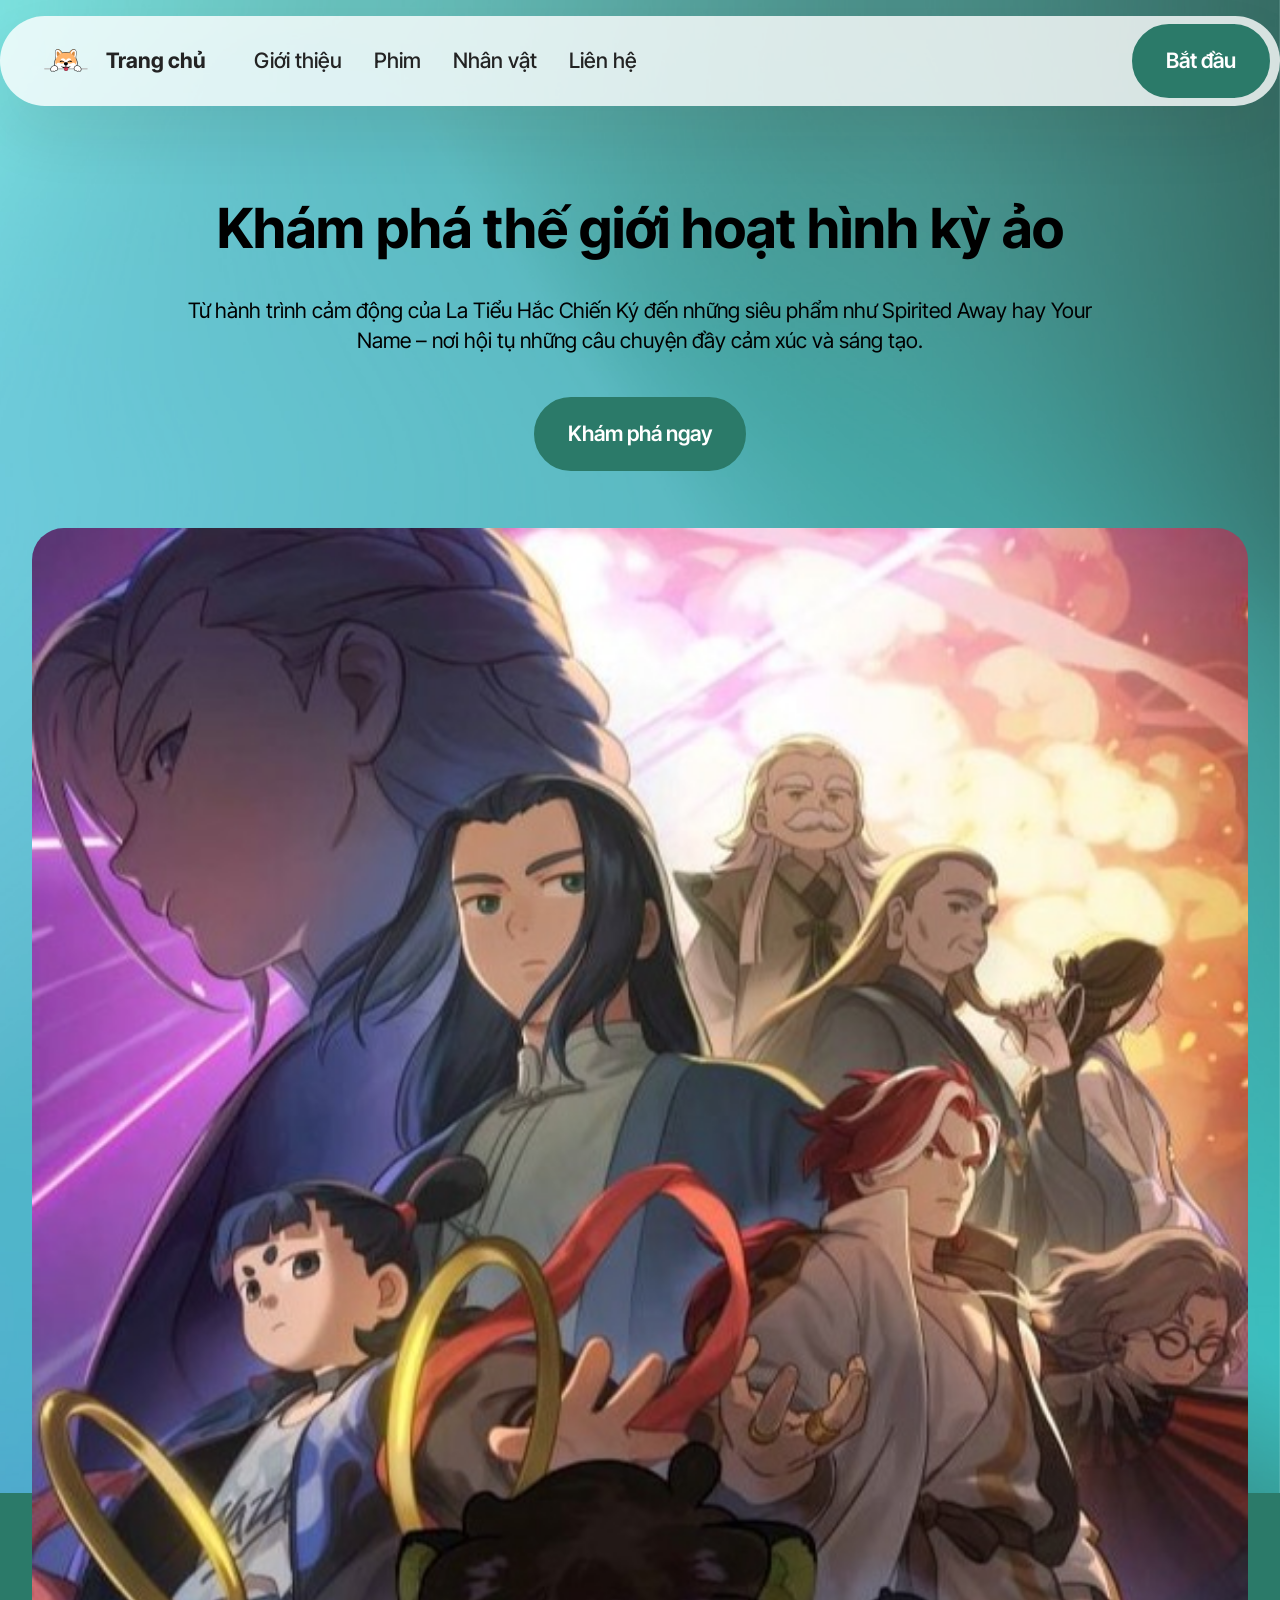
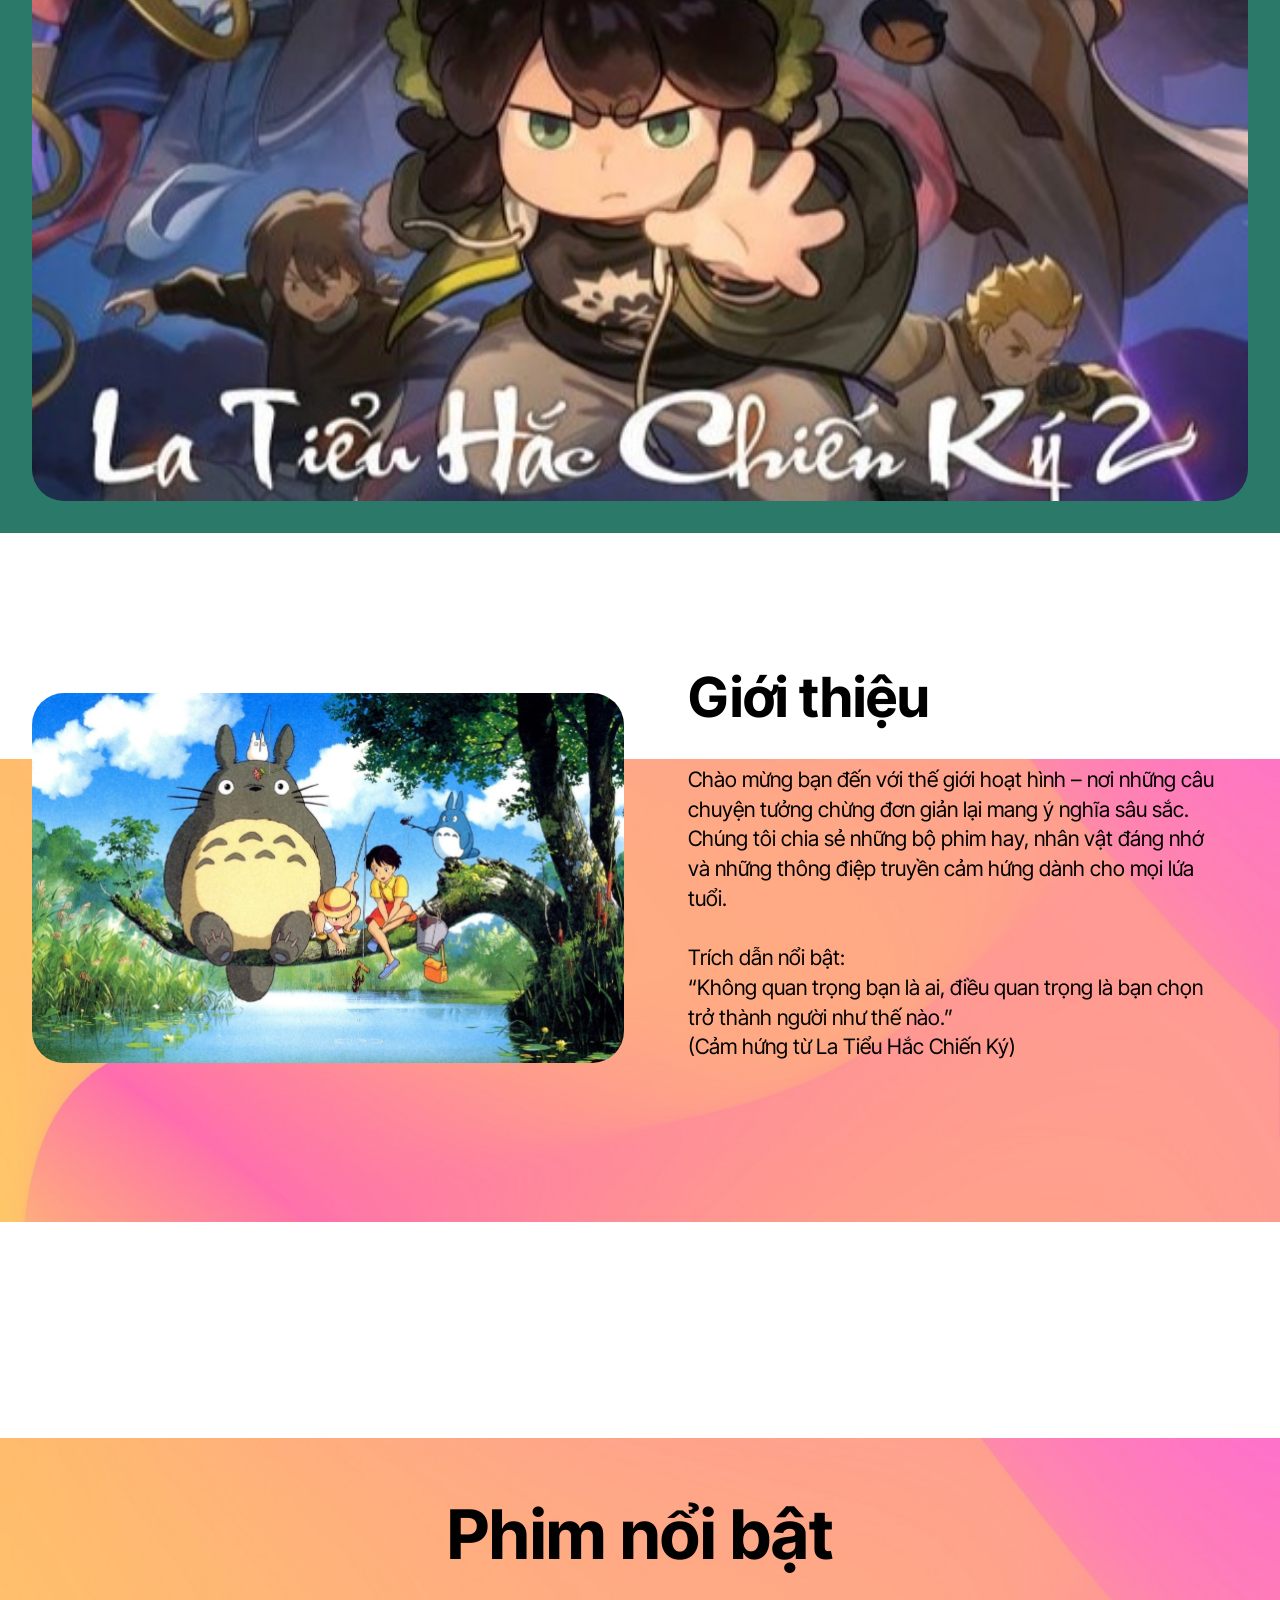
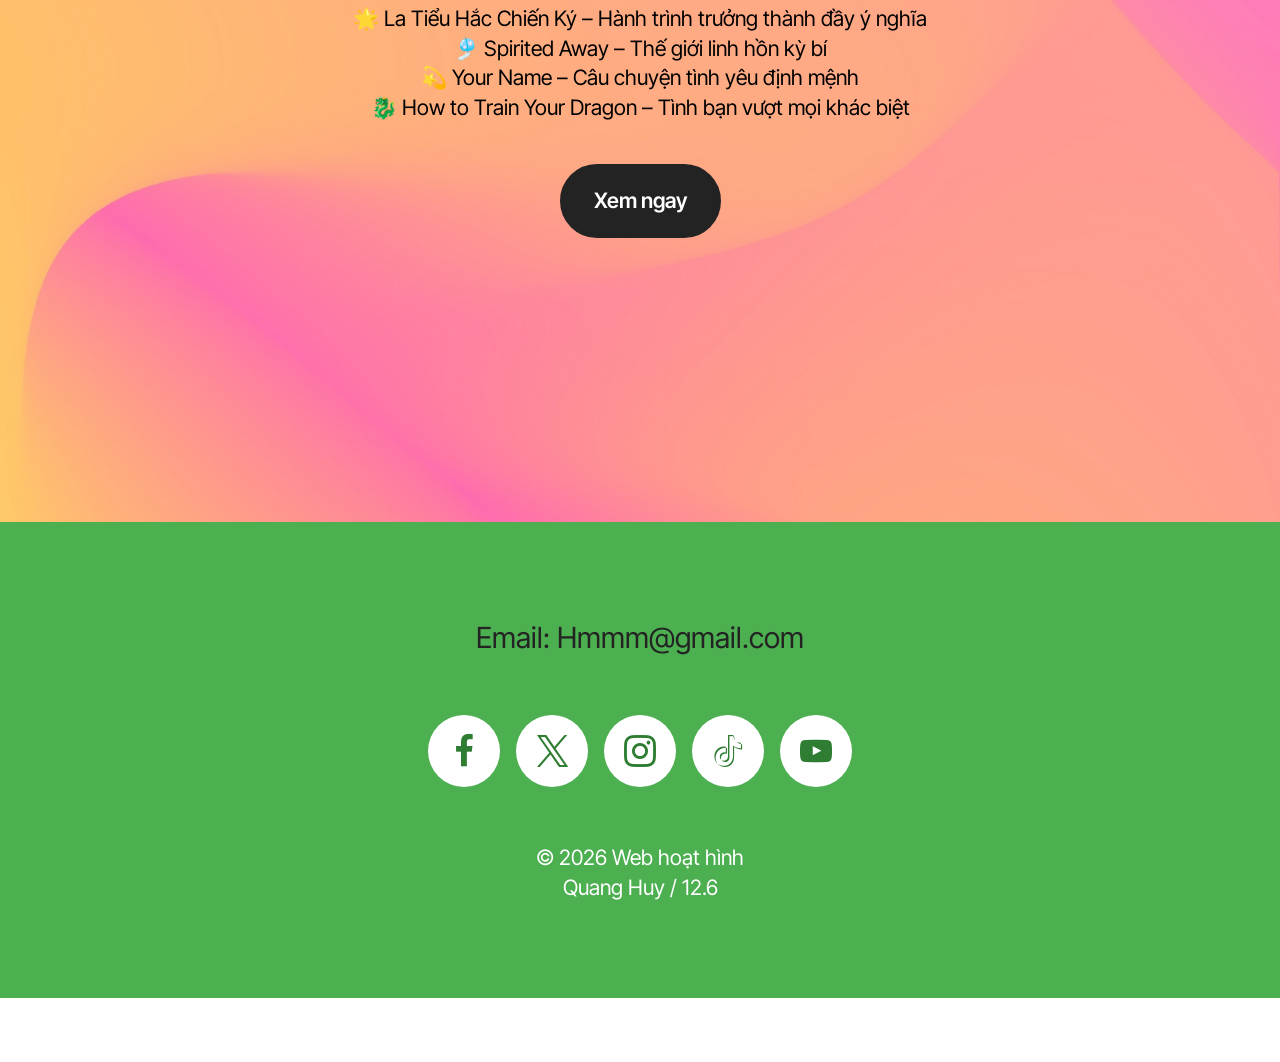
<file: index.html>
<!DOCTYPE html>
<html  >
<head>
  <!-- Site made with Mobirise Website Builder v6.1.12, https://mobirise.com -->
  <meta charset="UTF-8">
  <meta http-equiv="X-UA-Compatible" content="IE=edge">
  <meta name="generator" content="Mobirise v6.1.12, mobirise.com">
  <meta name="viewport" content="width=device-width, initial-scale=1, minimum-scale=1">
  <link rel="shortcut icon" href="assets/images/pngtree-veterinary-design-dog-logo-vet-clipart-puppy-akita-inu-shiba-png-image-6565446-96x96.png" type="image/x-icon">
  <meta name="description" content="">
  
  
  <title>Trang chủ</title>
  <link rel="stylesheet" href="assets/web/assets/mobirise-icons2/mobirise2.css">
  <link rel="stylesheet" href="assets/bootstrap/css/bootstrap.min.css">
  <link rel="stylesheet" href="assets/parallax/jarallax.css">
  <link rel="stylesheet" href="assets/animatecss/animate.css">
  <link rel="stylesheet" href="assets/dropdown/css/style.css">
  <link rel="stylesheet" href="assets/socicon/css/styles.css">
  <link rel="stylesheet" href="assets/theme/css/style.css">
  <link rel="preload" href="https://fonts.googleapis.com/css?family=Inter+Tight:100,200,300,400,500,600,700,800,900,100i,200i,300i,400i,500i,600i,700i,800i,900i&display=swap" as="style" onload="this.onload=null;this.rel='stylesheet'">
  <noscript><link rel="stylesheet" href="https://fonts.googleapis.com/css?family=Inter+Tight:100,200,300,400,500,600,700,800,900,100i,200i,300i,400i,500i,600i,700i,800i,900i&display=swap"></noscript>
  <link rel="preload" as="style" href="assets/mobirise/css/mbr-additional.css?v=5PuRGJ"><link rel="stylesheet" href="assets/mobirise/css/mbr-additional.css?v=5PuRGJ" type="text/css">

  
  
  
</head>
<body>
  
  <section data-bs-version="5.1" class="menu menu1 cid-vepEcJFgNY" once="menu" id="menu01-1q">
	

	<nav class="navbar navbar-dropdown navbar-fixed-top navbar-expand-lg">
		<div class="container">
			<div class="navbar-brand">
				<span class="navbar-logo">
					<a href="https://mobiri.se">
						<img src="assets/images/pngtree-veterinary-design-dog-logo-vet-clipart-puppy-akita-inu-shiba-png-image-6565446-96x96.png" alt="Mobirise Website Builder" style="height: 3rem;">
					</a>
				</span>
				<span class="navbar-caption-wrap"><a class="navbar-caption text-black text-primary display-4" href="index.html" target="_blank">Trang chủ</a></span>
			</div>
			<button class="navbar-toggler" type="button" data-toggle="collapse" data-bs-toggle="collapse" data-target="#navbarSupportedContent" data-bs-target="#navbarSupportedContent" aria-controls="navbarNavAltMarkup" aria-expanded="false" aria-label="Toggle navigation">
				<div class="hamburger">
					<span></span>
					<span></span>
					<span></span>
					<span></span>
				</div>
			</button>
			<div class="collapse navbar-collapse" id="navbarSupportedContent">
				<ul class="navbar-nav nav-dropdown" data-app-modern-menu="true"><li class="nav-item">
						<a class="nav-link link text-black text-primary display-4" href="page1.html">Giới thiệu</a>
					</li>
					<li class="nav-item">
						<a class="nav-link link text-black text-primary display-4" href="page2.html" aria-expanded="false">Phim</a>
					</li>
					<li class="nav-item">
						<a class="nav-link link text-black text-primary display-4" href="page3.html">Nhân vật</a>
					</li><li class="nav-item"><a class="nav-link link text-black text-primary display-4" href="page4.html">Liên hệ</a></li></ul>
				
				<div class="navbar-buttons mbr-section-btn"><a class="btn btn-primary display-4" href="https://mobiri.se"> Bắt đầu</a></div>
			</div>
		</div>
	</nav>
</section>

<section data-bs-version="5.1" class="header5 cid-tJS6uM4N87 mbr-parallax-background" id="header05-1">
	

	
	<div class="mbr-overlay" style="opacity: 0.4; background-color: rgb(116, 235, 213);"></div>
	<div class="topbg"></div>
	<div class="align-center container">
		<div class="row justify-content-center">
			<div class="col-md-12 col-lg-9">
				<h1 class="mbr-section-title mbr-fonts-style mb-4 display-2"><strong>Khám phá thế giới hoạt hình kỳ ảo</strong></h1>
				<p class="mbr-text mbr-fonts-style mb-4 display-7">Từ hành trình cảm động của La Tiểu Hắc Chiến Ký đến những siêu phẩm như Spirited Away hay Your Name – nơi hội tụ những câu chuyện đầy cảm xúc và sáng tạo.</p>
				<div class="mbr-section-btn mt-3"><a class="btn btn-primary display-7" href="index.html#form02-6">Khám phá ngay</a></div>
			</div>
		</div>
		<div class="row mt-5 justify-content-center">
			<div class="col-12 col-lg-12">
				<img src="assets/images/poster-la-tieu-hac-chien-ky-2-2-700x1037.jpeg" alt="Mobirise Website Builder" title="">
			</div>
		</div>
	</div>
</section>

<section data-bs-version="5.1" class="start article2 cid-vepMvTcm0c mbr-parallax-background" id="article02-1s">
	

	
	<div class="mbr-overlay" style="opacity: 0.4; background-color: rgb(255, 255, 255);"></div>

	<div class="container">
		<div class="row justify-content-center">
			<div class="col-12 col-md-12 col-lg-6 image-wrapper">
				<img class="w-100" src="assets/images/hinh-nen-anime-cute2015-1187x742.jpg" alt="Mobirise Website Builder">
			</div>
			<div class="col-12 col-md-12 col-lg">
				<div class="text-wrapper align-left">
					<h1 class="mbr-section-title mbr-fonts-style mb-4 display-2"><strong>Giới thiệu</strong></h1>
					<p class="mbr-text align-left mbr-fonts-style mb-4 display-7">Chào mừng bạn đến với thế giới hoạt hình – nơi những câu chuyện tưởng chừng đơn giản lại mang ý nghĩa sâu sắc.<br>Chúng tôi chia sẻ những bộ phim hay, nhân vật đáng nhớ và những thông điệp truyền cảm hứng dành cho mọi lứa tuổi.<br><br>Trích dẫn nổi bật:<br>“Không quan trọng bạn là ai, điều quan trọng là bạn chọn trở thành người như thế nào.”<br>(Cảm hứng từ La Tiểu Hắc Chiến Ký)<br></p>
					
				</div>
			</div>
		</div>
	</div>
</section>

<section data-bs-version="5.1" class="header09 startm5 cid-vepQ4rSZvy mbr-fullscreen mbr-parallax-background" id="header09-1v">	
    
	<div class="mbr-overlay" style="opacity: 0.4; background-color: rgb(255, 255, 255);"></div>
	
	<div class="container-fluid">
		<div class="row">
			<div class="content-wrap col-12 col-md-8">
				<h1 class="mbr-section-title mbr-fonts-style mbr-white mb-4 display-1"><strong>Phim nổi bật</strong><br></h1>
				
				<p class="mbr-fonts-style mbr-text mbr-white mb-4 display-7">🌟 La Tiểu Hắc Chiến Ký – Hành trình trưởng thành đầy ý nghĩa<br>🎐 Spirited Away – Thế giới linh hồn kỳ bí<br>💫 Your Name – Câu chuyện tình yêu định mệnh<br>🐉 How to Train Your Dragon – Tình bạn vượt mọi khác biệt</p>
				<div class="mbr-section-btn"><a class="btn btn-black display-7" href="https://mobiri.se">
						Xem ngay
					</a></div>
			</div>
		</div>
	</div>
</section>

<section data-bs-version="5.1" class="footer1 programm5 cid-tJS9NNcTLZ" once="footers" id="footer03-8">

        

    

    <div class="container">
        <div class="row">

            <div class="row-links mb-4">
                <ul class="header-menu">
                  
                  
                  
                  
                <li class="header-menu-item mbr-fonts-style display-5">Email: Hmmm@gmail.com</li></ul>
              </div>

            <div class="col-12">
                <div class="social-row">
                    <div class="soc-item">
                        <a href="https://mobiri.se/" target="_blank">
                            <span class="mbr-iconfont socicon socicon-facebook display-7"></span>
                        </a>
                    </div>
                    <div class="soc-item">
                        <a href="https://mobiri.se/" target="_blank">
                            <span class="mbr-iconfont socicon-twitter socicon"></span>
                        </a>
                    </div>
                    <div class="soc-item">
                        <a href="https://mobiri.se/" target="_blank">
                            <span class="mbr-iconfont socicon-instagram socicon"></span>
                        </a>
                    </div>
                    <div class="soc-item">
                        <a href="https://mobiri.se/" target="_blank">
                            <span class="mbr-iconfont socicon-tiktok socicon"></span>
                        </a>
                    </div>
                    <div class="soc-item">
                        <a href="https://mobiri.se/" target="_blank">
                            <span class="mbr-iconfont socicon-youtube socicon"></span>
                        </a>
                    </div>
                </div>
            </div>
            <div class="col-12 mt-5">
                <p class="mbr-fonts-style copyright display-7">
                    © 2026 Web hoạt hình<br>Quang Huy / 12.6</p>
            </div>
        </div>
    </div>
</section><section class="display-7" style="padding: 0;align-items: center;justify-content: center;flex-wrap: wrap;    align-content: center;display: flex;position: relative;height: 4rem;"><a href="https://mobiri.se/" style="flex: 1 1;height: 4rem;position: absolute;width: 100%;z-index: 1;"><img alt="" style="height: 4rem;" src="[data-uri]"></a><p style="margin: 0;text-align: center;" class="display-7">&#8204;</p><a style="z-index:1" href="https://mobirise.com/builder/ai-website-builder.html">AI Website Software</a></section><script src="assets/bootstrap/js/bootstrap.bundle.min.js"></script>  <script src="assets/parallax/jarallax.js"></script>  <script src="assets/smoothscroll/smooth-scroll.js"></script>  <script src="assets/ytplayer/index.js"></script>  <script src="assets/dropdown/js/navbar-dropdown.js"></script>  <script src="assets/theme/js/script.js"></script>  
  
  
  <input name="animation" type="hidden">
  </body>
</html>
</file>
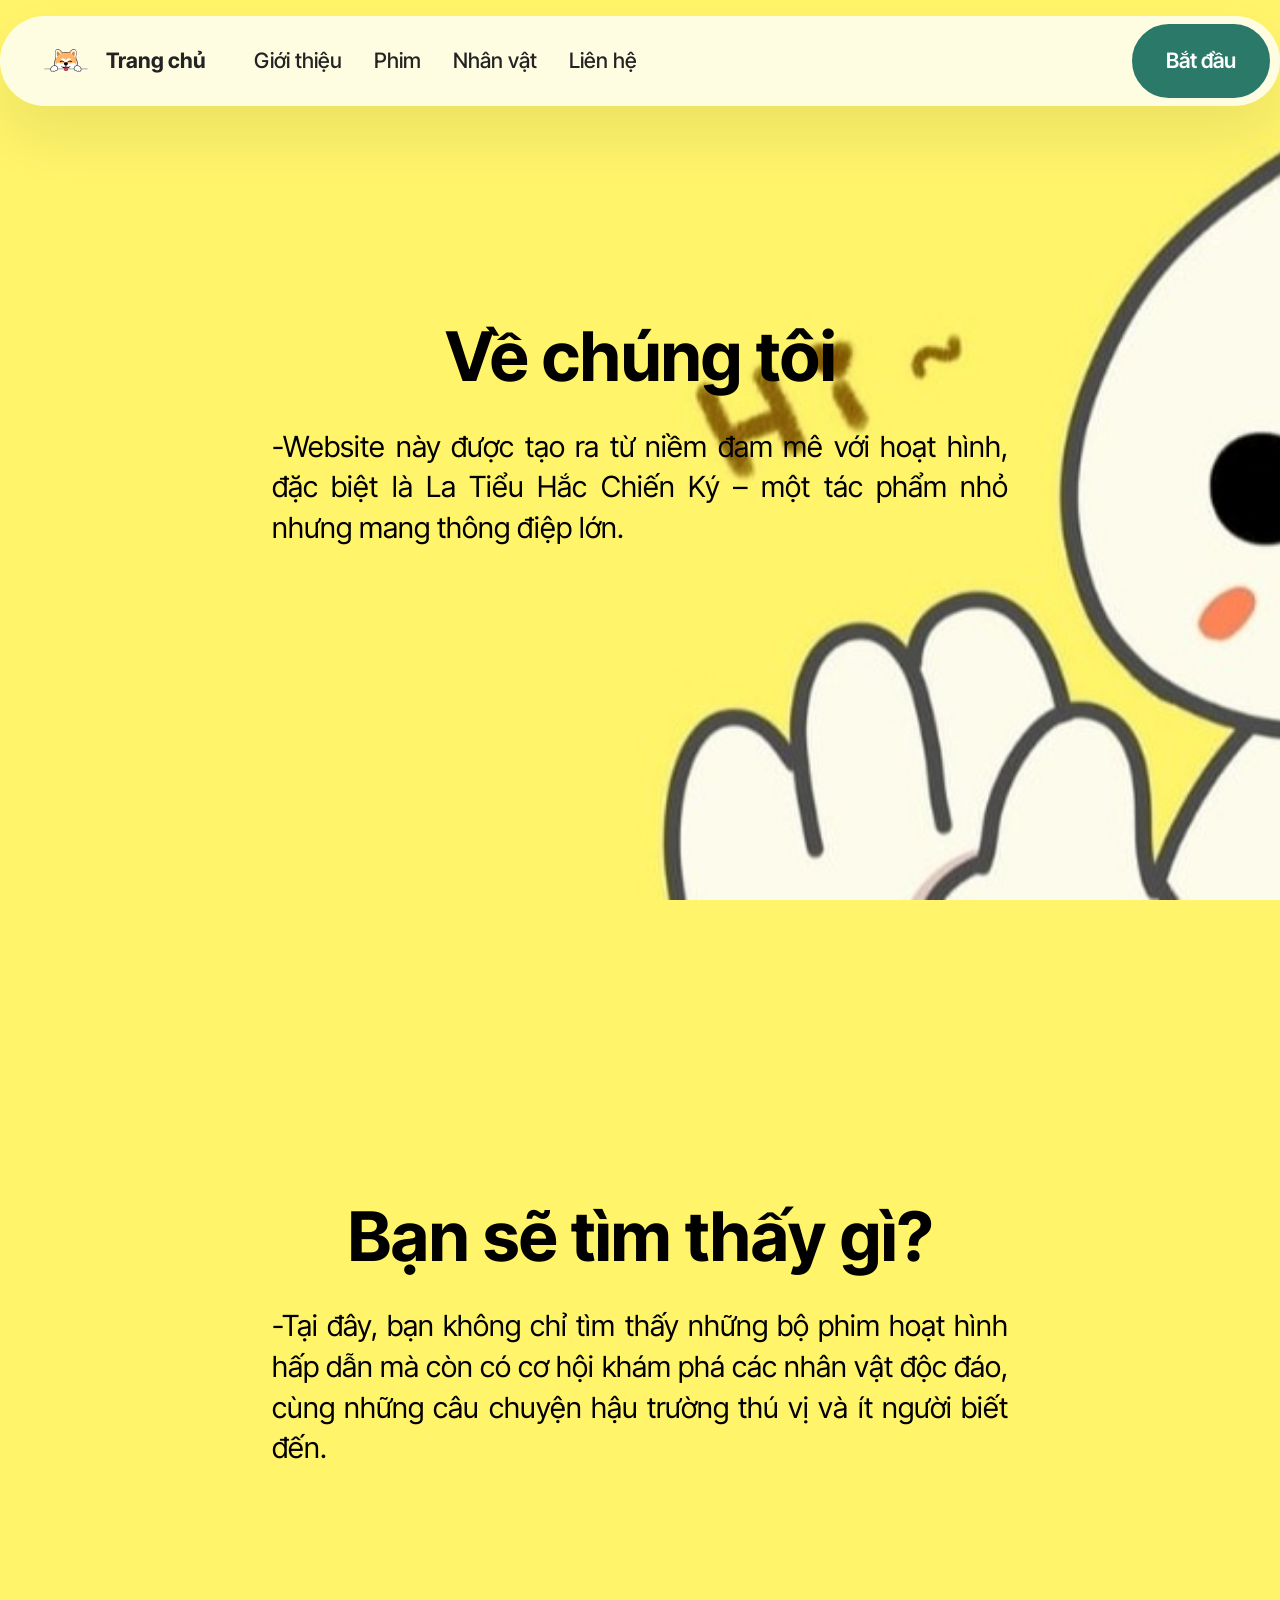
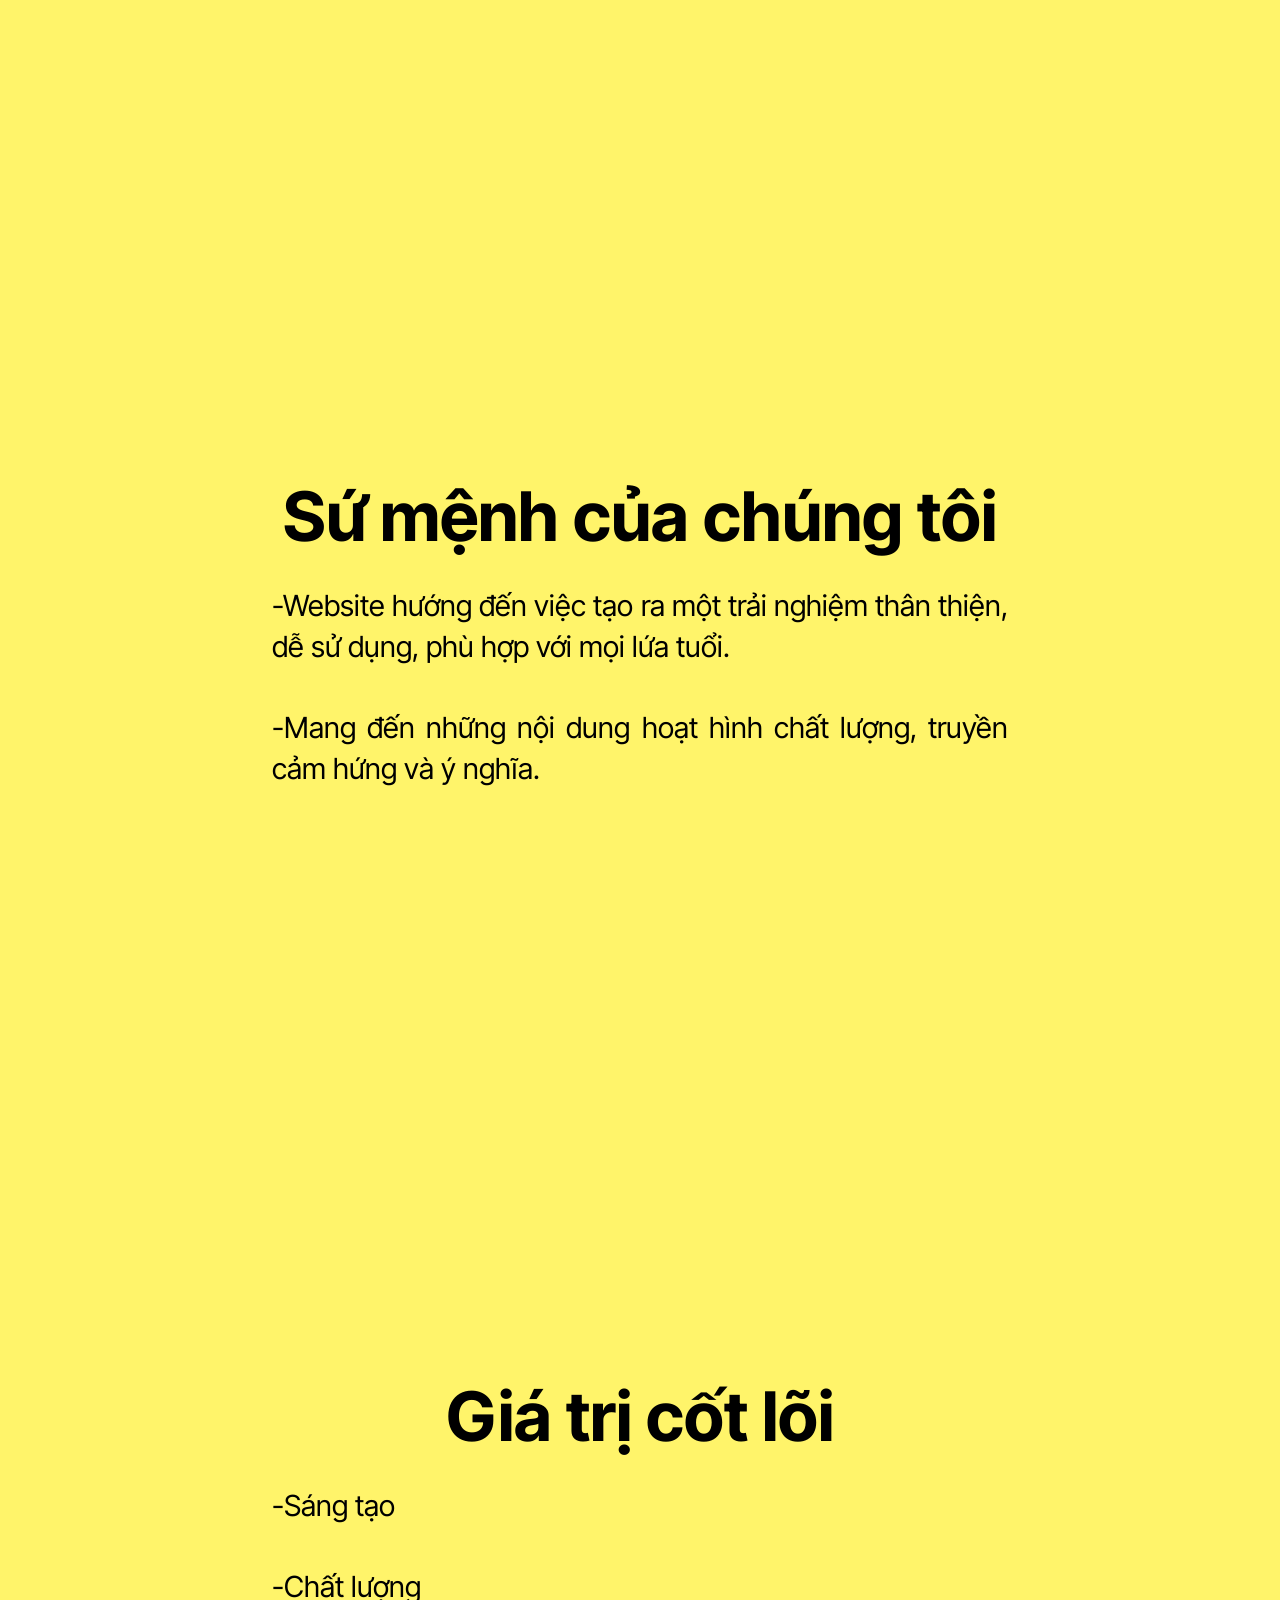
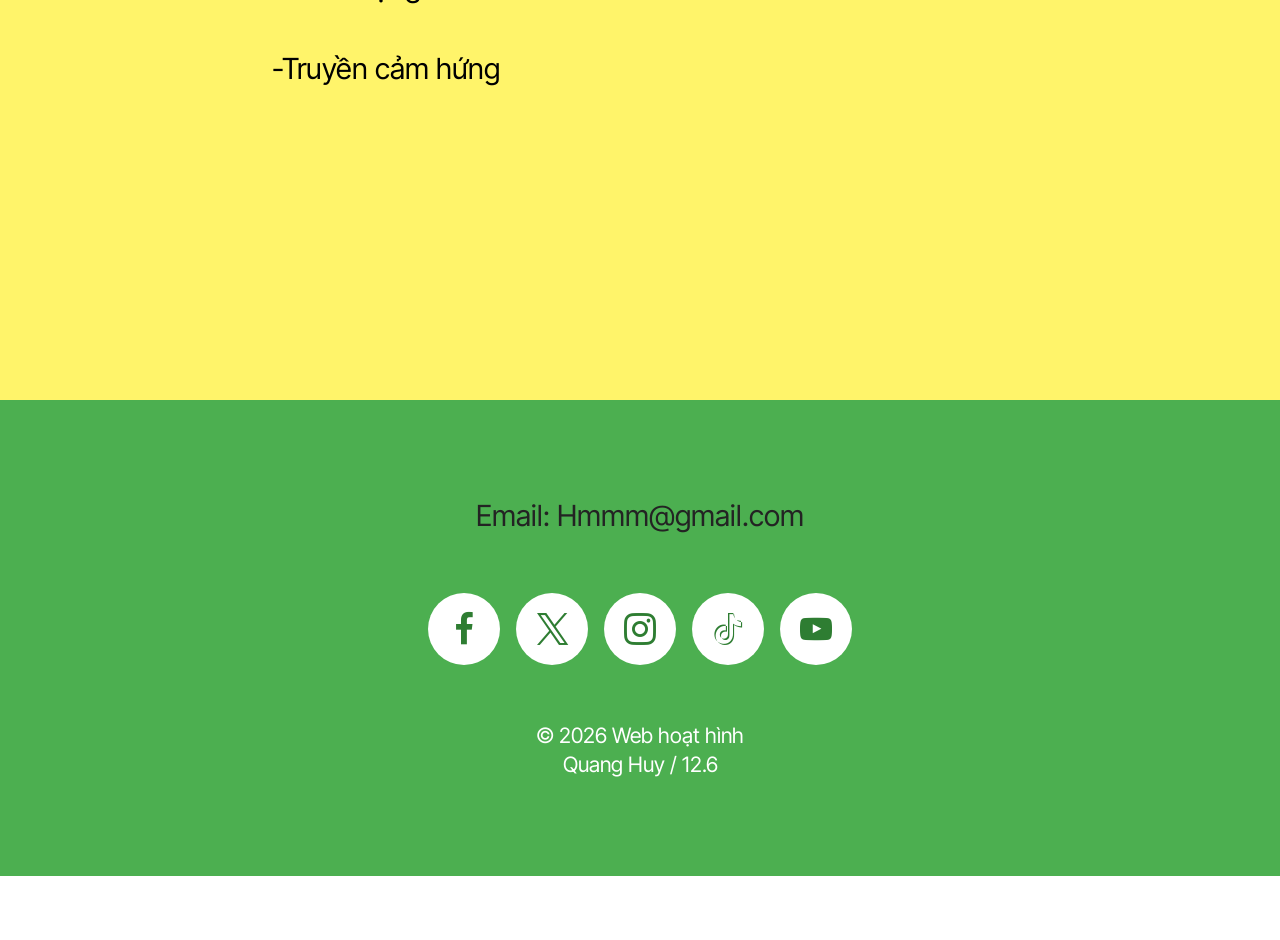
<file: page1.html>
<!DOCTYPE html>
<html  >
<head>
  <!-- Site made with Mobirise Website Builder v6.1.12, https://mobirise.com -->
  <meta charset="UTF-8">
  <meta http-equiv="X-UA-Compatible" content="IE=edge">
  <meta name="generator" content="Mobirise v6.1.12, mobirise.com">
  <meta name="viewport" content="width=device-width, initial-scale=1, minimum-scale=1">
  <link rel="shortcut icon" href="assets/images/pngtree-veterinary-design-dog-logo-vet-clipart-puppy-akita-inu-shiba-png-image-6565446-96x96.png" type="image/x-icon">
  <meta name="description" content="">
  
  
  <title>📖 Trang Giới thiệu</title>
  <link rel="stylesheet" href="assets/web/assets/mobirise-icons2/mobirise2.css">
  <link rel="stylesheet" href="assets/bootstrap/css/bootstrap.min.css">
  <link rel="stylesheet" href="assets/animatecss/animate.css">
  <link rel="stylesheet" href="assets/dropdown/css/style.css">
  <link rel="stylesheet" href="assets/socicon/css/styles.css">
  <link rel="stylesheet" href="assets/theme/css/style.css">
  <link rel="preload" href="https://fonts.googleapis.com/css?family=Inter+Tight:100,200,300,400,500,600,700,800,900,100i,200i,300i,400i,500i,600i,700i,800i,900i&display=swap" as="style" onload="this.onload=null;this.rel='stylesheet'">
  <noscript><link rel="stylesheet" href="https://fonts.googleapis.com/css?family=Inter+Tight:100,200,300,400,500,600,700,800,900,100i,200i,300i,400i,500i,600i,700i,800i,900i&display=swap"></noscript>
  <link rel="preload" as="style" href="assets/mobirise/css/mbr-additional.css?v=pt6I9S"><link rel="stylesheet" href="assets/mobirise/css/mbr-additional.css?v=pt6I9S" type="text/css">

  
  
  
</head>
<body>
  
  <section data-bs-version="5.1" class="menu menu1 cid-vepEcJFgNY" once="menu" id="menu01-1q">
	

	<nav class="navbar navbar-dropdown navbar-fixed-top navbar-expand-lg">
		<div class="container">
			<div class="navbar-brand">
				<span class="navbar-logo">
					<a href="https://mobiri.se">
						<img src="assets/images/pngtree-veterinary-design-dog-logo-vet-clipart-puppy-akita-inu-shiba-png-image-6565446-96x96.png" alt="Mobirise Website Builder" style="height: 3rem;">
					</a>
				</span>
				<span class="navbar-caption-wrap"><a class="navbar-caption text-black text-primary display-4" href="index.html" target="_blank">Trang chủ</a></span>
			</div>
			<button class="navbar-toggler" type="button" data-toggle="collapse" data-bs-toggle="collapse" data-target="#navbarSupportedContent" data-bs-target="#navbarSupportedContent" aria-controls="navbarNavAltMarkup" aria-expanded="false" aria-label="Toggle navigation">
				<div class="hamburger">
					<span></span>
					<span></span>
					<span></span>
					<span></span>
				</div>
			</button>
			<div class="collapse navbar-collapse" id="navbarSupportedContent">
				<ul class="navbar-nav nav-dropdown" data-app-modern-menu="true"><li class="nav-item">
						<a class="nav-link link text-black text-primary display-4" href="page1.html">Giới thiệu</a>
					</li>
					<li class="nav-item">
						<a class="nav-link link text-black text-primary display-4" href="page2.html" aria-expanded="false">Phim</a>
					</li>
					<li class="nav-item">
						<a class="nav-link link text-black text-primary display-4" href="page3.html">Nhân vật</a>
					</li><li class="nav-item"><a class="nav-link link text-black text-primary display-4" href="page4.html">Liên hệ</a></li></ul>
				
				<div class="navbar-buttons mbr-section-btn"><a class="btn btn-primary display-4" href="https://mobiri.se"> Bắt đầu</a></div>
			</div>
		</div>
	</nav>
</section>

<section data-bs-version="5.1" class="header09 startm5 cid-vepYF1tWBy mbr-fullscreen" id="header09-1y">	
    
	
	
	<div class="container-fluid">
		<div class="row">
			<div class="content-wrap col-12 col-md-8">
				<h1 class="mbr-section-title mbr-fonts-style mbr-white mb-4 display-1"><strong>Về chúng tôi</strong></h1>
				
				<p class="mbr-fonts-style mbr-text mbr-white mb-4 display-5">-Website này được tạo ra từ niềm đam mê với hoạt hình, đặc biệt là La Tiểu Hắc Chiến Ký – một tác phẩm nhỏ nhưng mang thông điệp lớn.<br></p>
				
			</div>
		</div>
	</div>
</section>

<section data-bs-version="5.1" class="header09 startm5 cid-veq40XiFyh mbr-fullscreen" id="header09-1z">	
    
	
	
	<div class="container-fluid">
		<div class="row">
			<div class="content-wrap col-12 col-md-8">
				<h1 class="mbr-section-title mbr-fonts-style mbr-white mb-4 display-1"><strong>Bạn sẽ tìm thấy gì?</strong></h1>
				
				<p class="mbr-fonts-style mbr-text mbr-white mb-4 display-5">-Tại đây, bạn không chỉ tìm thấy những bộ phim hoạt hình hấp dẫn mà còn có cơ hội khám phá các nhân vật độc đáo, cùng những câu chuyện hậu trường thú vị và ít người biết đến.<br></p>
				
			</div>
		</div>
	</div>
</section>

<section data-bs-version="5.1" class="header09 startm5 cid-veq47m38uY mbr-fullscreen" id="header09-20">	
    
	
	
	<div class="container-fluid">
		<div class="row">
			<div class="content-wrap col-12 col-md-8">
				<h1 class="mbr-section-title mbr-fonts-style mbr-white mb-4 display-1"><strong>Sứ mệnh của chúng tôi</strong></h1>
				
				<p class="mbr-fonts-style mbr-text mbr-white mb-4 display-5">-Website hướng đến việc tạo ra một trải nghiệm thân thiện, dễ sử dụng, phù hợp với mọi lứa tuổi.<br><br>-Mang đến những nội dung hoạt hình chất lượng, truyền cảm hứng và ý nghĩa.<br></p>
				
			</div>
		</div>
	</div>
</section>

<section data-bs-version="5.1" class="header09 startm5 cid-veq5OoNyB6 mbr-fullscreen" id="header09-21">	
    
	
	
	<div class="container-fluid">
		<div class="row">
			<div class="content-wrap col-12 col-md-8">
				<h1 class="mbr-section-title mbr-fonts-style mbr-white mb-4 display-1"><strong>Giá trị cốt lõi</strong></h1>
				
				<p class="mbr-fonts-style mbr-text mbr-white mb-4 display-5">-Sáng tạo<br><br>-Chất lượng<br><br>-Truyền cảm hứng<br></p>
				
			</div>
		</div>
	</div>
</section>

<section data-bs-version="5.1" class="footer1 programm5 cid-tJS9NNcTLZ" once="footers" id="footer03-1j">

        

    

    <div class="container">
        <div class="row">

            <div class="row-links mb-4">
                <ul class="header-menu">
                  
                  
                  
                  
                <li class="header-menu-item mbr-fonts-style display-5">Email: Hmmm@gmail.com</li></ul>
              </div>

            <div class="col-12">
                <div class="social-row">
                    <div class="soc-item">
                        <a href="https://mobiri.se/" target="_blank">
                            <span class="mbr-iconfont socicon socicon-facebook display-7"></span>
                        </a>
                    </div>
                    <div class="soc-item">
                        <a href="https://mobiri.se/" target="_blank">
                            <span class="mbr-iconfont socicon-twitter socicon"></span>
                        </a>
                    </div>
                    <div class="soc-item">
                        <a href="https://mobiri.se/" target="_blank">
                            <span class="mbr-iconfont socicon-instagram socicon"></span>
                        </a>
                    </div>
                    <div class="soc-item">
                        <a href="https://mobiri.se/" target="_blank">
                            <span class="mbr-iconfont socicon-tiktok socicon"></span>
                        </a>
                    </div>
                    <div class="soc-item">
                        <a href="https://mobiri.se/" target="_blank">
                            <span class="mbr-iconfont socicon-youtube socicon"></span>
                        </a>
                    </div>
                </div>
            </div>
            <div class="col-12 mt-5">
                <p class="mbr-fonts-style copyright display-7">
                    © 2026 Web hoạt hình<br>Quang Huy / 12.6</p>
            </div>
        </div>
    </div>
</section><section class="display-7" style="padding: 0;align-items: center;justify-content: center;flex-wrap: wrap;    align-content: center;display: flex;position: relative;height: 4rem;"><a href="https://mobiri.se/" style="flex: 1 1;height: 4rem;position: absolute;width: 100%;z-index: 1;"><img alt="" style="height: 4rem;" src="[data-uri]"></a><p style="margin: 0;text-align: center;" class="display-7">&#8204;</p><a style="z-index:1" href="https://mobirise.com/offline-website-builder.html">Offline Website Creator</a></section><script src="assets/bootstrap/js/bootstrap.bundle.min.js"></script>  <script src="assets/smoothscroll/smooth-scroll.js"></script>  <script src="assets/ytplayer/index.js"></script>  <script src="assets/dropdown/js/navbar-dropdown.js"></script>  <script src="assets/theme/js/script.js"></script>  
  
  
  <input name="animation" type="hidden">
  </body>
</html>
</file>
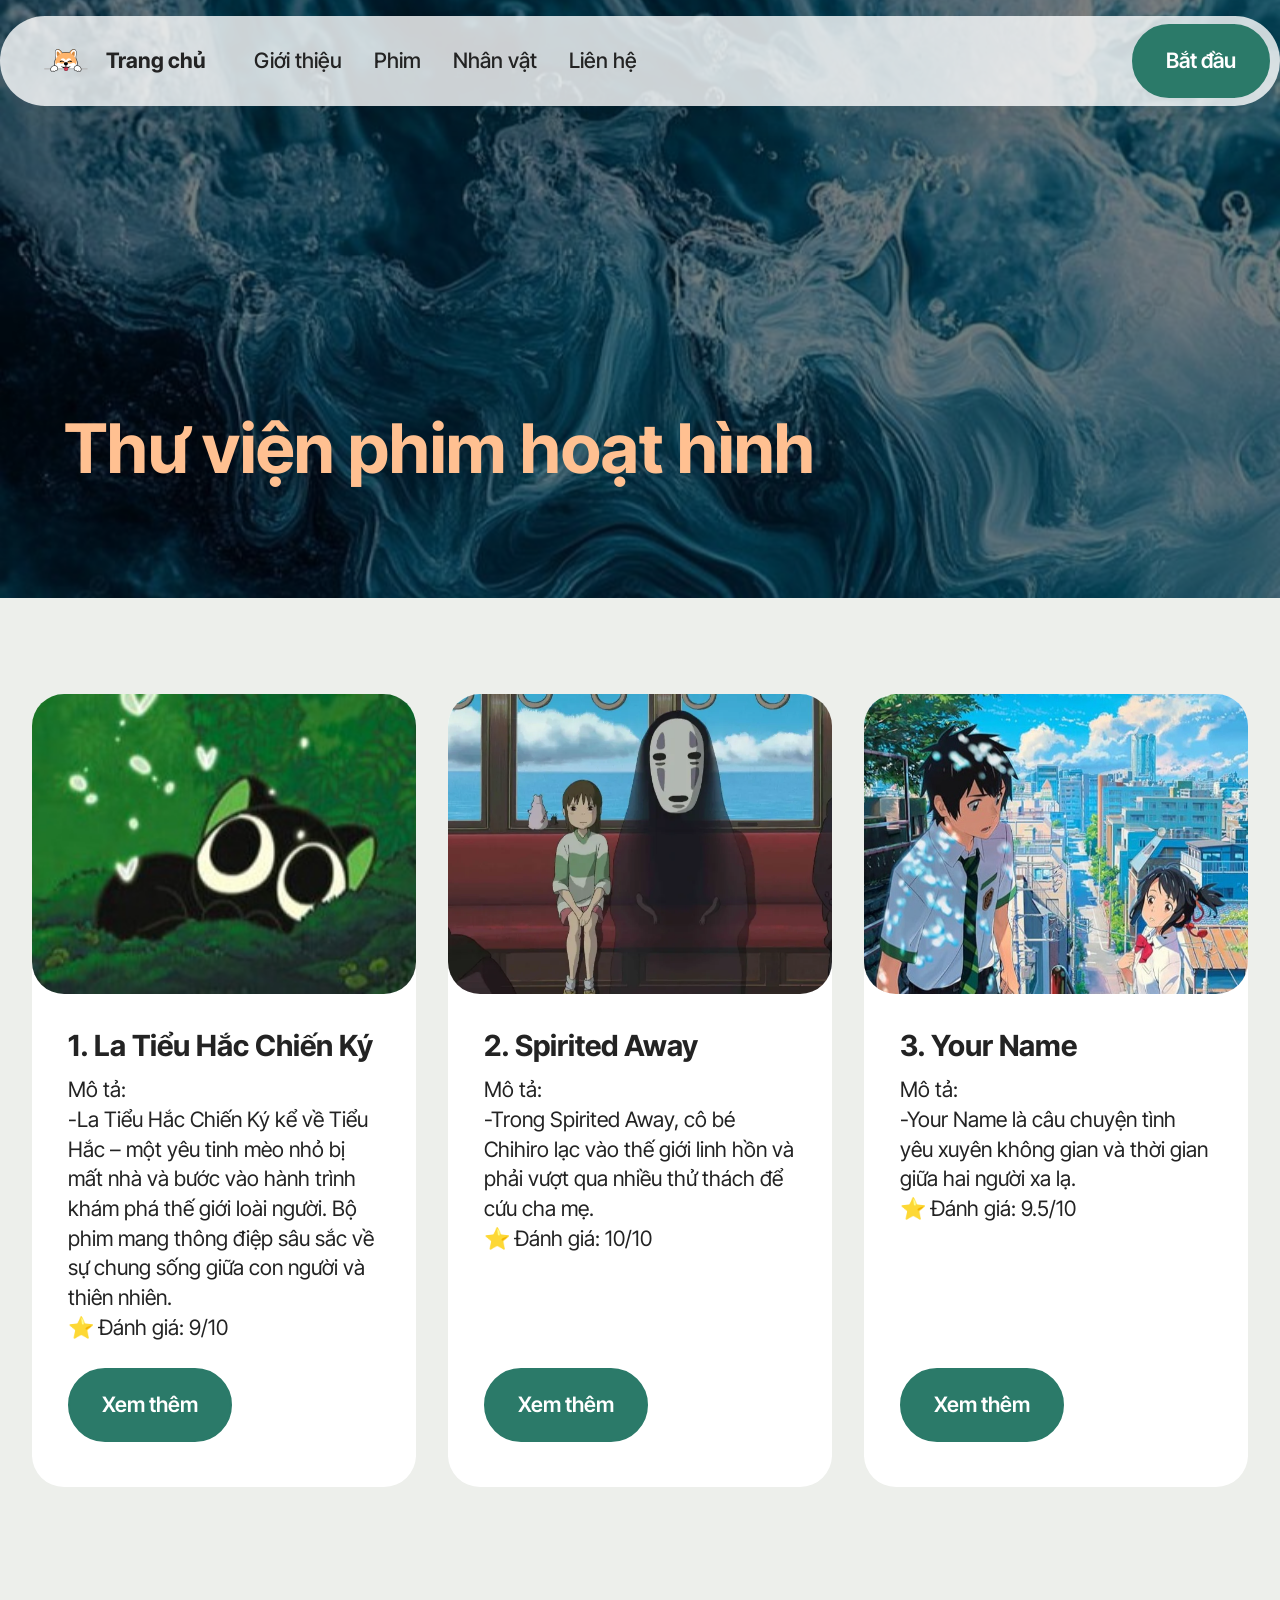
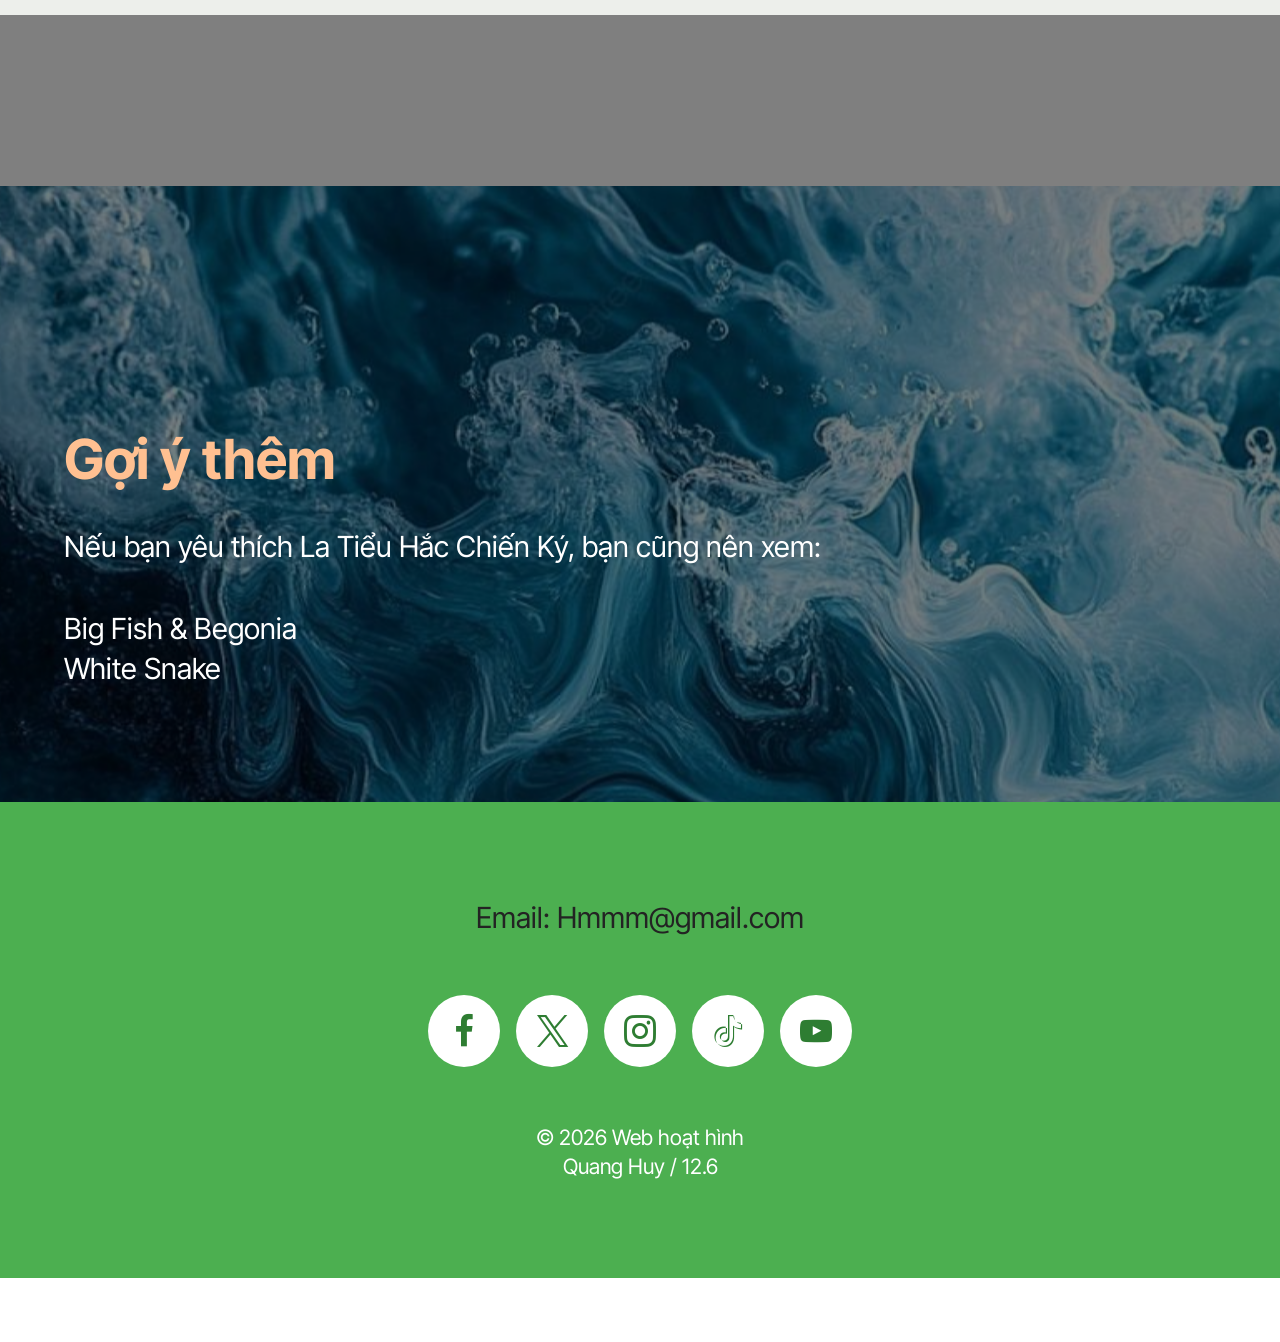
<file: page2.html>
<!DOCTYPE html>
<html  >
<head>
  <!-- Site made with Mobirise Website Builder v6.1.12, https://mobirise.com -->
  <meta charset="UTF-8">
  <meta http-equiv="X-UA-Compatible" content="IE=edge">
  <meta name="generator" content="Mobirise v6.1.12, mobirise.com">
  <meta name="viewport" content="width=device-width, initial-scale=1, minimum-scale=1">
  <link rel="shortcut icon" href="assets/images/pngtree-veterinary-design-dog-logo-vet-clipart-puppy-akita-inu-shiba-png-image-6565446-96x96.png" type="image/x-icon">
  <meta name="description" content="">
  
  
  <title>🎬 Trang Phim</title>
  <link rel="stylesheet" href="assets/web/assets/mobirise-icons2/mobirise2.css">
  <link rel="stylesheet" href="assets/bootstrap/css/bootstrap.min.css">
  <link rel="stylesheet" href="assets/parallax/jarallax.css">
  <link rel="stylesheet" href="assets/animatecss/animate.css">
  <link rel="stylesheet" href="assets/dropdown/css/style.css">
  <link rel="stylesheet" href="assets/socicon/css/styles.css">
  <link rel="stylesheet" href="assets/theme/css/style.css">
  <link rel="preload" href="https://fonts.googleapis.com/css?family=Inter+Tight:100,200,300,400,500,600,700,800,900,100i,200i,300i,400i,500i,600i,700i,800i,900i&display=swap" as="style" onload="this.onload=null;this.rel='stylesheet'">
  <noscript><link rel="stylesheet" href="https://fonts.googleapis.com/css?family=Inter+Tight:100,200,300,400,500,600,700,800,900,100i,200i,300i,400i,500i,600i,700i,800i,900i&display=swap"></noscript>
  <link rel="preload" as="style" href="assets/mobirise/css/mbr-additional.css?v=ngErAc"><link rel="stylesheet" href="assets/mobirise/css/mbr-additional.css?v=ngErAc" type="text/css">

  
  
  
</head>
<body>
  
  <section data-bs-version="5.1" class="menu menu1 cid-vepEcJFgNY" once="menu" id="menu01-1q">
	

	<nav class="navbar navbar-dropdown navbar-fixed-top navbar-expand-lg">
		<div class="container">
			<div class="navbar-brand">
				<span class="navbar-logo">
					<a href="https://mobiri.se">
						<img src="assets/images/pngtree-veterinary-design-dog-logo-vet-clipart-puppy-akita-inu-shiba-png-image-6565446-96x96.png" alt="Mobirise Website Builder" style="height: 3rem;">
					</a>
				</span>
				<span class="navbar-caption-wrap"><a class="navbar-caption text-black text-primary display-4" href="index.html" target="_blank">Trang chủ</a></span>
			</div>
			<button class="navbar-toggler" type="button" data-toggle="collapse" data-bs-toggle="collapse" data-target="#navbarSupportedContent" data-bs-target="#navbarSupportedContent" aria-controls="navbarNavAltMarkup" aria-expanded="false" aria-label="Toggle navigation">
				<div class="hamburger">
					<span></span>
					<span></span>
					<span></span>
					<span></span>
				</div>
			</button>
			<div class="collapse navbar-collapse" id="navbarSupportedContent">
				<ul class="navbar-nav nav-dropdown" data-app-modern-menu="true"><li class="nav-item">
						<a class="nav-link link text-black text-primary display-4" href="page1.html">Giới thiệu</a>
					</li>
					<li class="nav-item">
						<a class="nav-link link text-black text-primary display-4" href="page2.html" aria-expanded="false">Phim</a>
					</li>
					<li class="nav-item">
						<a class="nav-link link text-black text-primary display-4" href="page3.html">Nhân vật</a>
					</li><li class="nav-item"><a class="nav-link link text-black text-primary display-4" href="page4.html">Liên hệ</a></li></ul>
				
				<div class="navbar-buttons mbr-section-btn"><a class="btn btn-primary display-4" href="https://mobiri.se"> Bắt đầu</a></div>
			</div>
		</div>
	</nav>
</section>

<section data-bs-version="5.1" class="header18 cid-veFHzDB6Oo mbr-parallax-background" id="header18-24">
  

  <div class="mbr-overlay" style="opacity: 0.5; background-color: rgb(0, 0, 0);"></div>
  <div class="container-fluid">
    <div class="row">
      <div class="content-wrap col-12 col-md-12">
        <h1 class="mbr-section-title mbr-fonts-style mbr-white mb-4 display-1">
          <strong><br>Thư viện phim hoạt hình</strong></h1>
        
        
        
      </div>
    </div>
  </div>
</section>

<section data-bs-version="5.1" class="features4 start cid-veFHMXUDjc" id="features04-25">
	
	
	<div class="container">
		<div class="row justify-content-center">
			<div class="col-12 content-head">
				
			</div>
		</div>
		<div class="row">
			<div class="item features-image col-12 col-md-6 col-lg-4">
				<div class="item-wrapper">
					<div class="item-img">
						<img src="assets/images/17215497530903258271-550x229.jpeg" alt="Mobirise Website Builder">
					</div>
					<div class="item-content">
						<h5 class="item-title mbr-fonts-style display-5"><strong>1. La Tiểu Hắc Chiến Ký</strong></h5>
						<p class="mbr-text mbr-fonts-style display-7">Mô tả:<br>-La Tiểu Hắc Chiến Ký kể về Tiểu Hắc – một yêu tinh mèo nhỏ bị mất nhà và bước vào hành trình khám phá thế giới loài người. Bộ phim mang thông điệp sâu sắc về sự chung sống giữa con người và thiên nhiên.<br>⭐ Đánh giá: 9/10<br></p>
						<div class="mbr-section-btn item-footer"><a href="https://vi.wikipedia.org/wiki/La_Ti%E1%BB%83u_H%E1%BA%AFc_chi%E1%BA%BFn_k%C3%BD_%282019%29" class="btn item-btn btn-primary display-7">Xem thêm</a></div>
					</div>

				</div>
			</div>
			<div class="item features-image col-12 col-md-6 col-lg-4">
				<div class="item-wrapper">
					<div class="item-img">
						<img src="assets/images/c66f29f6e575486aa40db56441fa503d.webp" alt="Mobirise Website Builder">
					</div>
					<div class="item-content">
						<h5 class="item-title mbr-fonts-style display-5"><strong>2. Spirited Away</strong></h5>
						<p class="mbr-text mbr-fonts-style display-7">Mô tả:<br>-Trong Spirited Away, cô bé Chihiro lạc vào thế giới linh hồn và phải vượt qua nhiều thử thách để cứu cha mẹ.<br>⭐ Đánh giá: 10/10<br></p>
						<div class="mbr-section-btn item-footer"><a href="https://en.wikipedia.org/wiki/Spirited_Away" class="btn item-btn btn-primary display-7">Xem thêm</a></div>
					</div>
				</div>
			</div>
			<div class="item features-image col-12 col-md-6 col-lg-4">
				<div class="item-wrapper">
					<div class="item-img">
						<img src="assets/images/3b33b787082c712fa4a108355be493ebb42fcd4cd75ccfeb6ec3fae8d19ebf39.-sx780-770x1027.jpeg" alt="Mobirise Website Builder">
					</div>
					<div class="item-content">
						<h5 class="item-title mbr-fonts-style display-5"><strong>3. Your Name</strong></h5>
						<p class="mbr-text mbr-fonts-style display-7">Mô tả:<br>-Your Name là câu chuyện tình yêu xuyên không gian và thời gian giữa hai người xa lạ.<br>⭐ Đánh giá: 9.5/10<br>
						</p>
						<div class="mbr-section-btn item-footer"><a href="https://vi.wikipedia.org/wiki/Your_Name_%E2%80%93_T%C3%AAn_c%E1%BA%ADu_l%C3%A0_g%C3%AC%3F" class="btn item-btn btn-primary display-7">Xem thêm</a></div>
					</div>
				</div>
			</div>
		</div>
	</div>
</section>

<section data-bs-version="5.1" class="header18 cid-veFXZcpp2V mbr-parallax-background" id="header18-27">
  

  <div class="mbr-overlay" style="opacity: 0.5; background-color: rgb(0, 0, 0);"></div>
  <div class="container-fluid">
    <div class="row">
      <div class="content-wrap col-12 col-md-12">
        <h1 class="mbr-section-title mbr-fonts-style mbr-white mb-4 display-2">
          <strong><br>Gợi ý thêm</strong></h1>
        
        <p class="mbr-fonts-style mbr-text mbr-white mb-4 display-5">Nếu bạn yêu thích La Tiểu Hắc Chiến Ký, bạn cũng nên xem:
<br>
<br>Big Fish &amp; Begonia
<br>White Snake</p>
        
      </div>
    </div>
  </div>
</section>

<section data-bs-version="5.1" class="footer1 programm5 cid-tJS9NNcTLZ" once="footers" id="footer03-1l">

        

    

    <div class="container">
        <div class="row">

            <div class="row-links mb-4">
                <ul class="header-menu">
                  
                  
                  
                  
                <li class="header-menu-item mbr-fonts-style display-5">Email: Hmmm@gmail.com</li></ul>
              </div>

            <div class="col-12">
                <div class="social-row">
                    <div class="soc-item">
                        <a href="https://mobiri.se/" target="_blank">
                            <span class="mbr-iconfont socicon socicon-facebook display-7"></span>
                        </a>
                    </div>
                    <div class="soc-item">
                        <a href="https://mobiri.se/" target="_blank">
                            <span class="mbr-iconfont socicon-twitter socicon"></span>
                        </a>
                    </div>
                    <div class="soc-item">
                        <a href="https://mobiri.se/" target="_blank">
                            <span class="mbr-iconfont socicon-instagram socicon"></span>
                        </a>
                    </div>
                    <div class="soc-item">
                        <a href="https://mobiri.se/" target="_blank">
                            <span class="mbr-iconfont socicon-tiktok socicon"></span>
                        </a>
                    </div>
                    <div class="soc-item">
                        <a href="https://mobiri.se/" target="_blank">
                            <span class="mbr-iconfont socicon-youtube socicon"></span>
                        </a>
                    </div>
                </div>
            </div>
            <div class="col-12 mt-5">
                <p class="mbr-fonts-style copyright display-7">
                    © 2026 Web hoạt hình<br>Quang Huy / 12.6</p>
            </div>
        </div>
    </div>
</section><section class="display-7" style="padding: 0;align-items: center;justify-content: center;flex-wrap: wrap;    align-content: center;display: flex;position: relative;height: 4rem;"><a href="https://mobiri.se/" style="flex: 1 1;height: 4rem;position: absolute;width: 100%;z-index: 1;"><img alt="" style="height: 4rem;" src="[data-uri]"></a><p style="margin: 0;text-align: center;" class="display-7">&#8204;</p><a style="z-index:1" href="https://mobirise.com/html-builder.html">HTML Website Builder</a></section><script src="assets/bootstrap/js/bootstrap.bundle.min.js"></script>  <script src="assets/parallax/jarallax.js"></script>  <script src="assets/smoothscroll/smooth-scroll.js"></script>  <script src="assets/ytplayer/index.js"></script>  <script src="assets/dropdown/js/navbar-dropdown.js"></script>  <script src="assets/theme/js/script.js"></script>  
  
  
  <input name="animation" type="hidden">
  </body>
</html>
</file>
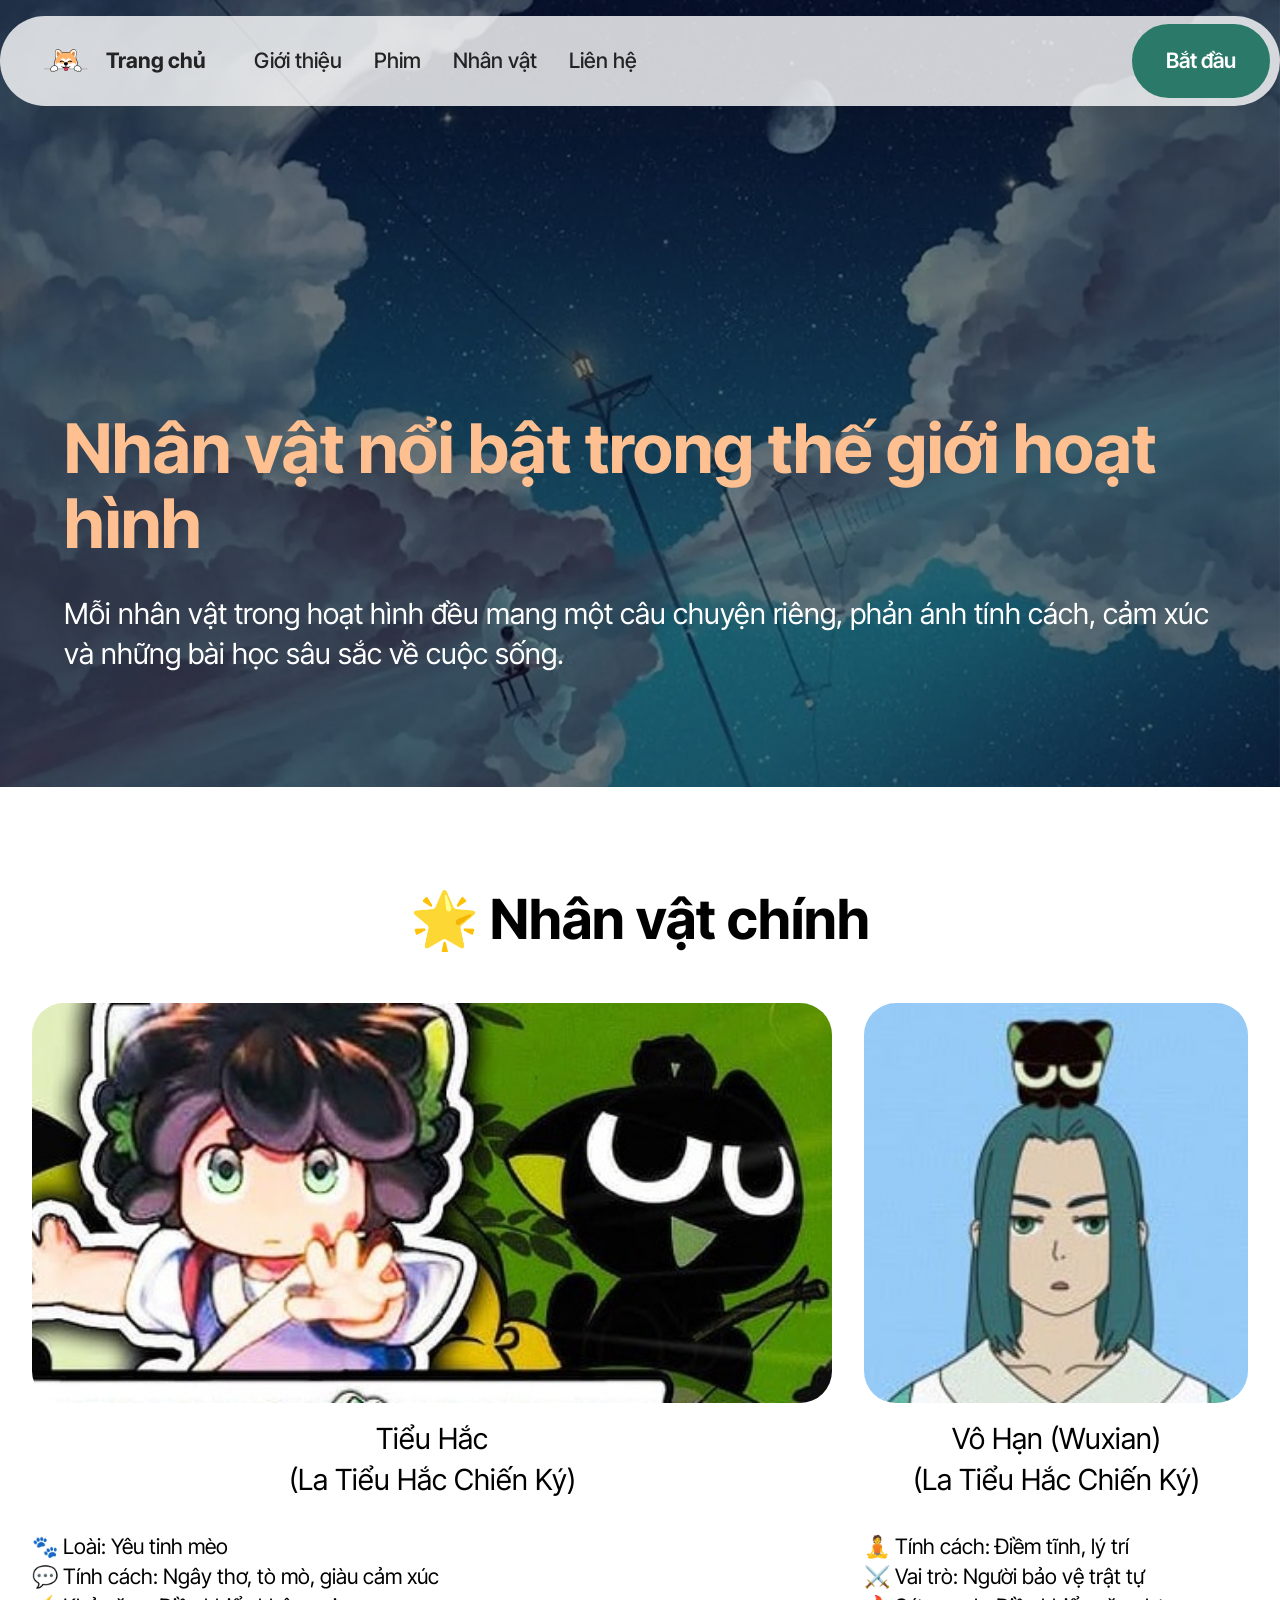
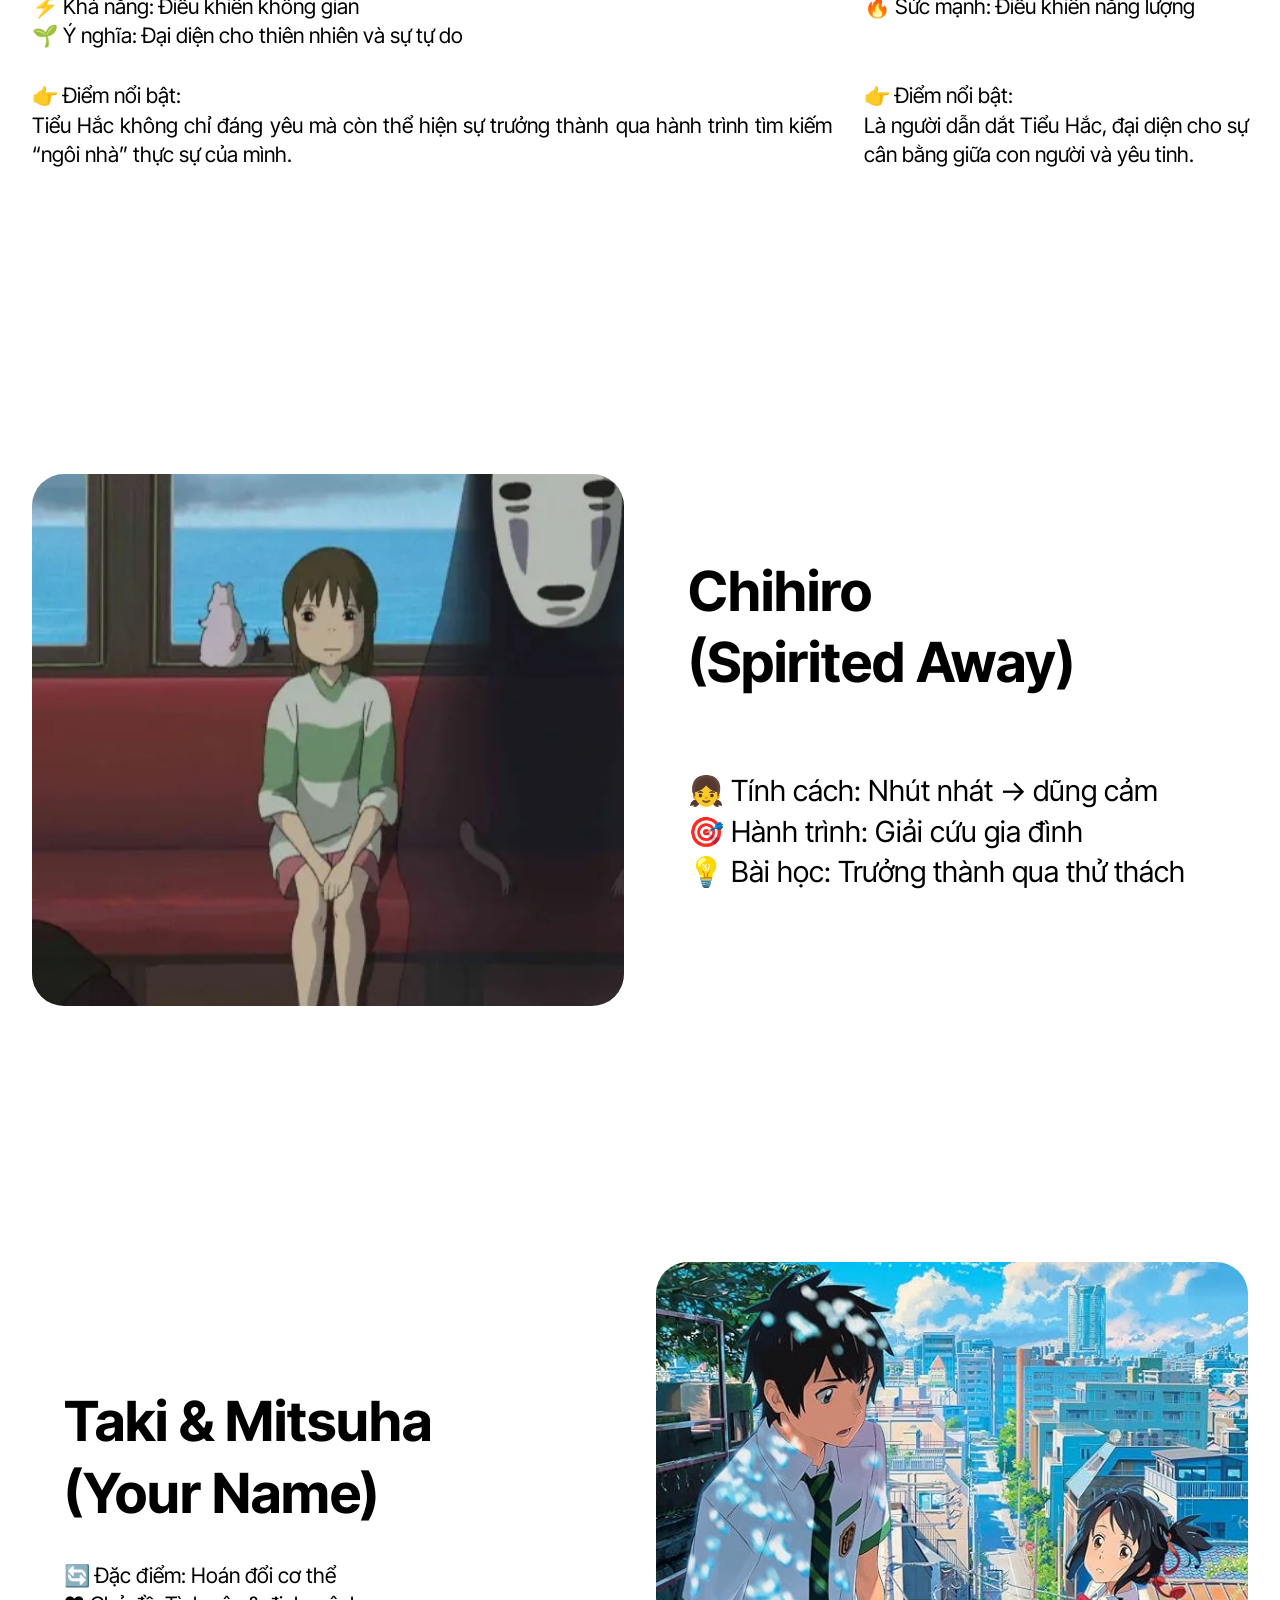
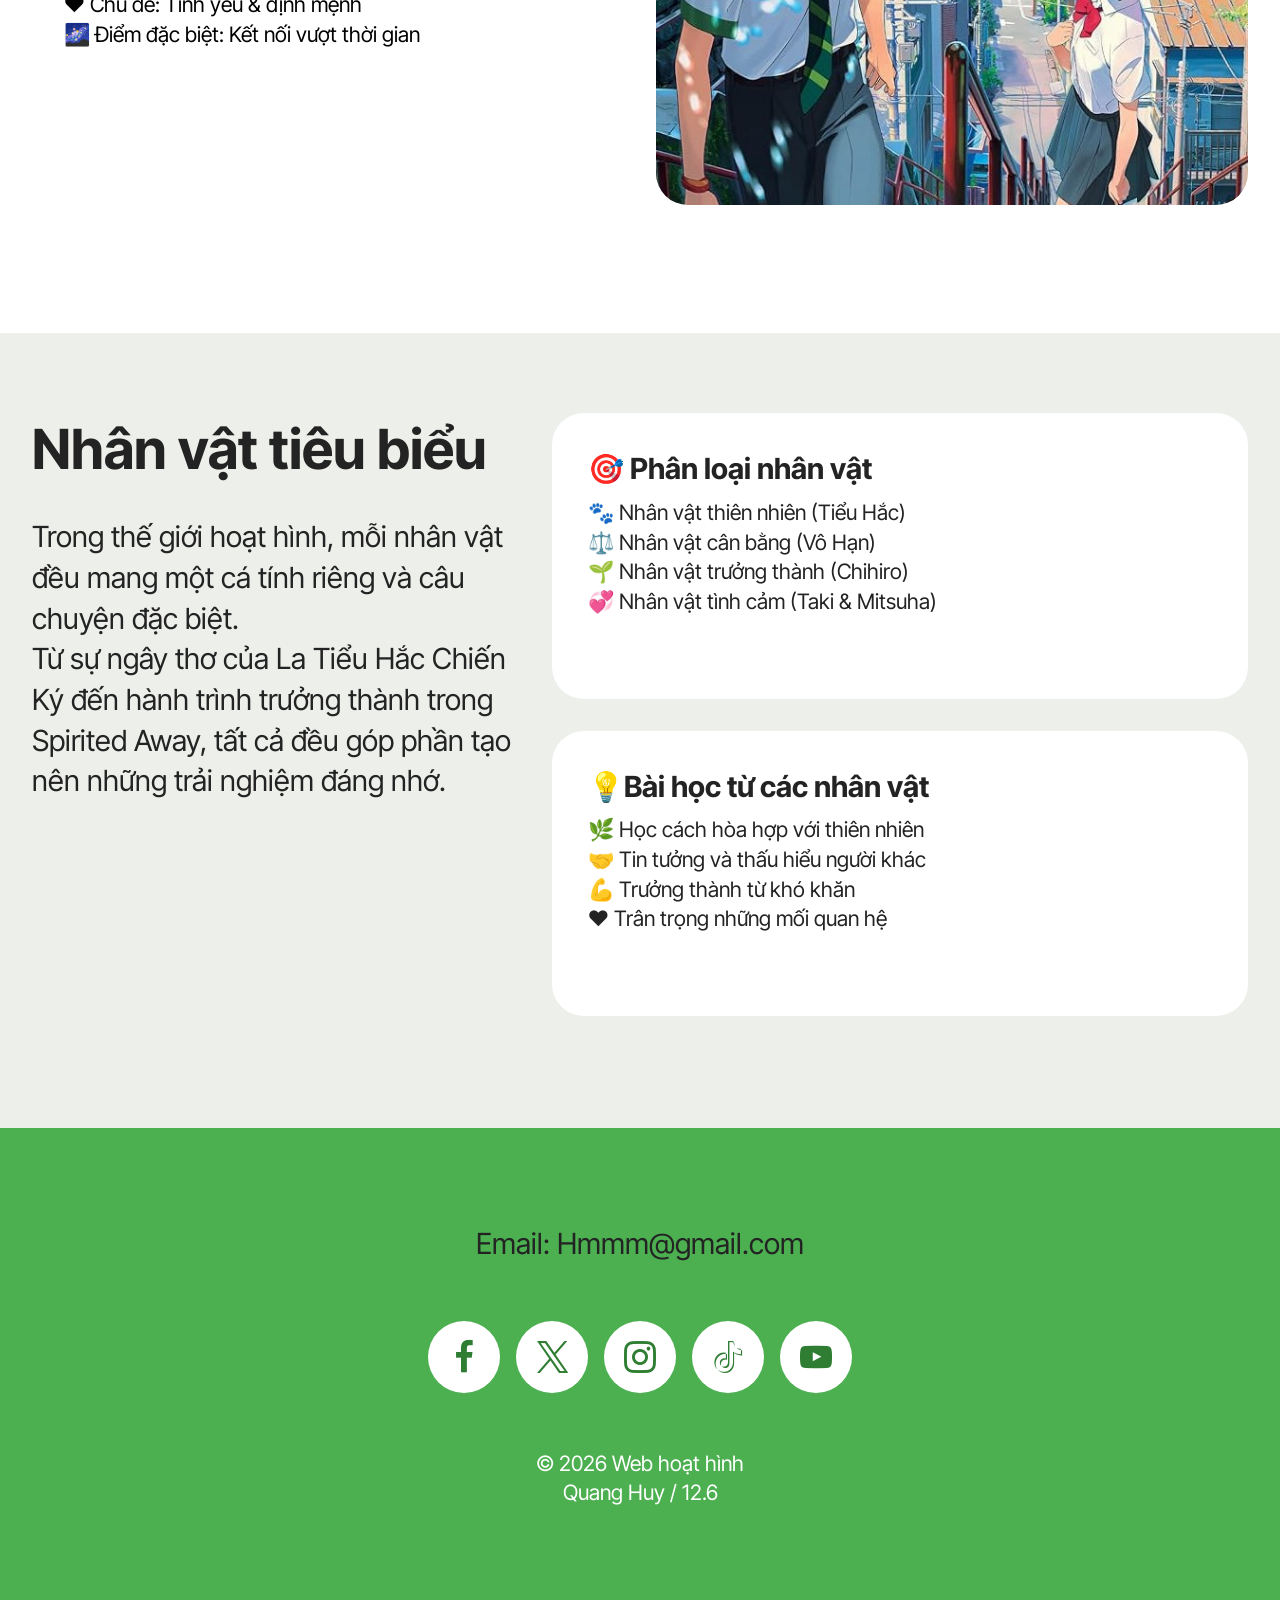
<file: page3.html>
<!DOCTYPE html>
<html  >
<head>
  <!-- Site made with Mobirise Website Builder v6.1.12, https://mobirise.com -->
  <meta charset="UTF-8">
  <meta http-equiv="X-UA-Compatible" content="IE=edge">
  <meta name="generator" content="Mobirise v6.1.12, mobirise.com">
  <meta name="viewport" content="width=device-width, initial-scale=1, minimum-scale=1">
  <link rel="shortcut icon" href="assets/images/pngtree-veterinary-design-dog-logo-vet-clipart-puppy-akita-inu-shiba-png-image-6565446-96x96.png" type="image/x-icon">
  <meta name="description" content="">
  
  
  <title>🧸 Trang Nhân vật</title>
  <link rel="stylesheet" href="assets/web/assets/mobirise-icons2/mobirise2.css">
  <link rel="stylesheet" href="assets/bootstrap/css/bootstrap.min.css">
  <link rel="stylesheet" href="assets/parallax/jarallax.css">
  <link rel="stylesheet" href="assets/animatecss/animate.css">
  <link rel="stylesheet" href="assets/dropdown/css/style.css">
  <link rel="stylesheet" href="assets/socicon/css/styles.css">
  <link rel="stylesheet" href="assets/theme/css/style.css">
  <link rel="preload" href="https://fonts.googleapis.com/css?family=Inter+Tight:100,200,300,400,500,600,700,800,900,100i,200i,300i,400i,500i,600i,700i,800i,900i&display=swap" as="style" onload="this.onload=null;this.rel='stylesheet'">
  <noscript><link rel="stylesheet" href="https://fonts.googleapis.com/css?family=Inter+Tight:100,200,300,400,500,600,700,800,900,100i,200i,300i,400i,500i,600i,700i,800i,900i&display=swap"></noscript>
  <link rel="preload" as="style" href="assets/mobirise/css/mbr-additional.css?v=XsxJ2B"><link rel="stylesheet" href="assets/mobirise/css/mbr-additional.css?v=XsxJ2B" type="text/css">

  
  
  
</head>
<body>
  
  <section data-bs-version="5.1" class="menu menu1 cid-vepEcJFgNY" once="menu" id="menu01-1q">
	

	<nav class="navbar navbar-dropdown navbar-fixed-top navbar-expand-lg">
		<div class="container">
			<div class="navbar-brand">
				<span class="navbar-logo">
					<a href="https://mobiri.se">
						<img src="assets/images/pngtree-veterinary-design-dog-logo-vet-clipart-puppy-akita-inu-shiba-png-image-6565446-96x96.png" alt="Mobirise Website Builder" style="height: 3rem;">
					</a>
				</span>
				<span class="navbar-caption-wrap"><a class="navbar-caption text-black text-primary display-4" href="index.html" target="_blank">Trang chủ</a></span>
			</div>
			<button class="navbar-toggler" type="button" data-toggle="collapse" data-bs-toggle="collapse" data-target="#navbarSupportedContent" data-bs-target="#navbarSupportedContent" aria-controls="navbarNavAltMarkup" aria-expanded="false" aria-label="Toggle navigation">
				<div class="hamburger">
					<span></span>
					<span></span>
					<span></span>
					<span></span>
				</div>
			</button>
			<div class="collapse navbar-collapse" id="navbarSupportedContent">
				<ul class="navbar-nav nav-dropdown" data-app-modern-menu="true"><li class="nav-item">
						<a class="nav-link link text-black text-primary display-4" href="page1.html">Giới thiệu</a>
					</li>
					<li class="nav-item">
						<a class="nav-link link text-black text-primary display-4" href="page2.html" aria-expanded="false">Phim</a>
					</li>
					<li class="nav-item">
						<a class="nav-link link text-black text-primary display-4" href="page3.html">Nhân vật</a>
					</li><li class="nav-item"><a class="nav-link link text-black text-primary display-4" href="page4.html">Liên hệ</a></li></ul>
				
				<div class="navbar-buttons mbr-section-btn"><a class="btn btn-primary display-4" href="https://mobiri.se"> Bắt đầu</a></div>
			</div>
		</div>
	</nav>
</section>

<section data-bs-version="5.1" class="header18 cid-veG4WnZeKG mbr-parallax-background" id="header18-2a">
  

  <div class="mbr-overlay" style="opacity: 0.5; background-color: rgb(0, 0, 0);"></div>
  <div class="container-fluid">
    <div class="row">
      <div class="content-wrap col-12 col-md-12">
        <h1 class="mbr-section-title mbr-fonts-style mbr-white mb-4 display-1">
          <strong><br>Nhân vật nổi bật trong thế giới hoạt hình</strong></h1>
        
        <p class="mbr-fonts-style mbr-text mbr-white mb-4 display-5">Mỗi nhân vật trong hoạt hình đều mang một câu chuyện riêng, phản ánh tính cách, cảm xúc và những bài học sâu sắc về cuộc sống.</p>
        
      </div>
    </div>
  </div>
</section>

<section data-bs-version="5.1" class="features12 cid-veG53nDlRB" id="features012-2b">
	
	
	<div class="container">
		<div class="row justify-content-center">
			<div class="col-12 content-head">
				<div class="mbr-section-head mb-5">
					<h4 class="mbr-section-title mbr-fonts-style align-center mb-0 display-2"><strong>🌟 Nhân vật chính</strong></h4>
					
				</div>
			</div>
		</div>
		<div class="row mb-4">
			<div class="item features-image col-12 col-md-6 col-lg-8">
				<div class="item-wrapper">
					<div class="item-img mb-3 img-big">
						<img src="assets/images/hq720-686x386.jpeg" alt="Mobirise Website Builder" title="">
					</div>
					<div class="item-content align-center">
						<h1 class="item-title mbr-fonts-style mb-3 display-5">Tiểu Hắc<br>(La Tiểu Hắc Chiến Ký)</h1>
						
						<p class="mbr-text mbr-fonts-style mb-3 mt-3 display-7">🐾 Loài: Yêu tinh mèo<br>💬 Tính cách: Ngây thơ, tò mò, giàu cảm xúc<br>⚡ Khả năng: Điều khiển không gian<br>🌱 Ý nghĩa: Đại diện cho thiên nhiên và sự tự do<br><br>👉 Điểm nổi bật:<br>Tiểu Hắc không chỉ đáng yêu mà còn thể hiện sự trưởng thành qua hành trình tìm kiếm “ngôi nhà” thực sự của mình.<br></p>
						
					</div>
				</div>
			</div>
			<div class="item features-image col-12 col-md-6 col-lg-4">
				<div class="item-wrapper">
					<div class="item-img mb-3">
						<img src="assets/images/7ee058e31d3e7aff51002f7dcc39d9bb-236x420.jpeg" alt="Mobirise Website Builder" title="">
					</div>
					<div class="item-content align-center">
						<h1 class="item-title mbr-fonts-style mb-3 display-5">Vô Hạn (Wuxian)<div><span style="font-size: calc(1.35rem + 0.65 * ((100vw - 62rem) / 25));">(La Tiểu Hắc Chiến Ký)</span><br></div></h1>
						
						<p class="mbr-text mbr-fonts-style mb-3 mt-3 display-7">🧘 Tính cách: Điềm tĩnh, lý trí<br>⚔️ Vai trò: Người bảo vệ trật tự<br>🔥 Sức mạnh: Điều khiển năng lượng<br><br><br>👉 Điểm nổi bật:<br>Là người dẫn dắt Tiểu Hắc, đại diện cho sự cân bằng giữa con người và yêu tinh.</p>
						
					</div>
				</div>
			</div>
		</div>
	</div>
</section>

<section data-bs-version="5.1" class="start article2 cid-veG55Zcx3r" id="article02-2c">
	

	
	

	<div class="container">
		<div class="row justify-content-center">
			<div class="col-12 col-md-12 col-lg-6 image-wrapper">
				<img class="w-100" src="assets/images/c66f29f6e575486aa40db56441fa503d-1.webp" alt="Mobirise Website Builder">
			</div>
			<div class="col-12 col-md-12 col-lg">
				<div class="text-wrapper align-left">
					<h1 class="mbr-section-title mbr-fonts-style mb-4 display-2"><strong>Chihiro
</strong><div><strong>(Spirited Away)</strong></div></h1>
					<p class="mbr-text align-left mbr-fonts-style mb-4 display-5"><br>👧 Tính cách: Nhút nhát → dũng cảm<br>🎯 Hành trình: Giải cứu gia đình<br>💡 Bài học: Trưởng thành qua thử thách<br></p>
					
				</div>
			</div>
		</div>
	</div>
</section>

<section data-bs-version="5.1" class="start article4 cid-veG56oaBAX" id="article04-2d">
	

	
	

	<div class="container">
		<div class="row justify-content-center">
			<div class="col-12 col-md-12 col-lg-6 image-wrapper">
				<img class="w-100" src="assets/images/3b33b787082c712fa4a108355be493ebb42fcd4cd75ccfeb6ec3fae8d19ebf39.-sx780-780x1040.jpeg" alt="Mobirise Website Builder">
			</div>
			<div class="col-12 col-md-12 col-lg">
				<div class="text-wrapper align-left">
					<h1 class="mbr-section-title mbr-fonts-style mb-4 display-2"><strong>Taki &amp; Mitsuha</strong><div><strong>(Your Name)</strong></div></h1>
					<p class="mbr-text mbr-fonts-style mb-4 display-7">🔄 Đặc điểm: Hoán đổi cơ thể<br>❤️ Chủ đề: Tình yêu &amp; định mệnh<br>🌌 Điểm đặc biệt: Kết nối vượt thời gian</p>
					
				</div>
			</div>
		</div>
	</div>
</section>

<section data-bs-version="5.1" class="people01 cid-veG81Pc8BG" id="people01-2e">
  

  

  <div class="container">
    <div class="row">
      <div class="col-lg-5 mb-5">
        <h3 class="mbr-section-maintitle mbr-fonts-style mb-4 display-2"><strong>Nhân vật tiêu biểu</strong></h3>
        <p class="mbr-section-maintext mbr-fonts-style mb-4 display-5">Trong thế giới hoạt hình, mỗi nhân vật đều mang một cá tính riêng và câu chuyện đặc biệt.<br>Từ sự ngây thơ của La Tiểu Hắc Chiến Ký đến hành trình trưởng thành trong Spirited Away, tất cả đều góp phần tạo nên những trải nghiệm đáng nhớ.<br>
        </p>

        
      </div>

      <div class="col-lg-7">
        
        <div class="item features-without-image active">
          <div class="item-wrapper">
            <div class="row align-items-center">
              <div class="col-md-7">
                <div class="align-left">
                  <h3 class="mbr-section-title mbr-fonts-style mb-2 display-5"><strong>🎯 Phân loại nhân vật</strong></h3>
                  <h4 class="mbr-section-subtitle mbr-fonts-style mb-3 display-7">🐾 Nhân vật thiên nhiên (Tiểu Hắc)<div>⚖️ Nhân vật cân bằng (Vô Hạn)</div><div>🌱 Nhân vật trưởng thành (Chihiro)</div><div>💞 Nhân vật tình cảm (Taki &amp; Mitsuha)</div></h4>
                  <p class="mbr-section-text mbr-fonts-style mb-0 display-7">&nbsp;</p>
                </div>
              </div>

              <div class="col-md-5">
                
              </div>
            </div>
          </div>
        </div><div class="item features-without-image">
          <div class="item-wrapper">
            <div class="row align-items-center">
              <div class="col-md-7">
                <div class="align-left">
                  <h3 class="mbr-section-title mbr-fonts-style mb-2 display-5"><strong>💡Bài học từ các nhân vật</strong></h3>
                  <h4 class="mbr-section-subtitle mbr-fonts-style mb-3 display-7">🌿 Học cách hòa hợp với thiên nhiên<div>🤝 Tin tưởng và thấu hiểu người khác</div><div>💪 Trưởng thành từ khó khăn</div><div>❤️ Trân trọng những mối quan hệ</div></h4>
                  <p class="mbr-section-text mbr-fonts-style mb-0 display-7"><br>
                  </p>
                </div>
              </div>

              <div class="col-md-5">
                
              </div>
            </div>
          </div>
        </div>
        
      </div>
    </div>
  </div>
</section>

<section data-bs-version="5.1" class="footer1 programm5 cid-tJS9NNcTLZ" once="footers" id="footer03-1n">

        

    

    <div class="container">
        <div class="row">

            <div class="row-links mb-4">
                <ul class="header-menu">
                  
                  
                  
                  
                <li class="header-menu-item mbr-fonts-style display-5">Email: Hmmm@gmail.com</li></ul>
              </div>

            <div class="col-12">
                <div class="social-row">
                    <div class="soc-item">
                        <a href="https://mobiri.se/" target="_blank">
                            <span class="mbr-iconfont socicon socicon-facebook display-7"></span>
                        </a>
                    </div>
                    <div class="soc-item">
                        <a href="https://mobiri.se/" target="_blank">
                            <span class="mbr-iconfont socicon-twitter socicon"></span>
                        </a>
                    </div>
                    <div class="soc-item">
                        <a href="https://mobiri.se/" target="_blank">
                            <span class="mbr-iconfont socicon-instagram socicon"></span>
                        </a>
                    </div>
                    <div class="soc-item">
                        <a href="https://mobiri.se/" target="_blank">
                            <span class="mbr-iconfont socicon-tiktok socicon"></span>
                        </a>
                    </div>
                    <div class="soc-item">
                        <a href="https://mobiri.se/" target="_blank">
                            <span class="mbr-iconfont socicon-youtube socicon"></span>
                        </a>
                    </div>
                </div>
            </div>
            <div class="col-12 mt-5">
                <p class="mbr-fonts-style copyright display-7">
                    © 2026 Web hoạt hình<br>Quang Huy / 12.6</p>
            </div>
        </div>
    </div>
</section><section class="display-7" style="padding: 0;align-items: center;justify-content: center;flex-wrap: wrap;    align-content: center;display: flex;position: relative;height: 4rem;"><a href="https://mobiri.se/" style="flex: 1 1;height: 4rem;position: absolute;width: 100%;z-index: 1;"><img alt="" style="height: 4rem;" src="[data-uri]"></a><p style="margin: 0;text-align: center;" class="display-7">&#8204;</p><a style="z-index:1" href="https://mobirise.com/builder/ai-website-generator.html">AI Website Generator</a></section><script src="assets/bootstrap/js/bootstrap.bundle.min.js"></script>  <script src="assets/parallax/jarallax.js"></script>  <script src="assets/smoothscroll/smooth-scroll.js"></script>  <script src="assets/ytplayer/index.js"></script>  <script src="assets/dropdown/js/navbar-dropdown.js"></script>  <script src="assets/theme/js/script.js"></script>  
  
  
  <input name="animation" type="hidden">
  </body>
</html>
</file>
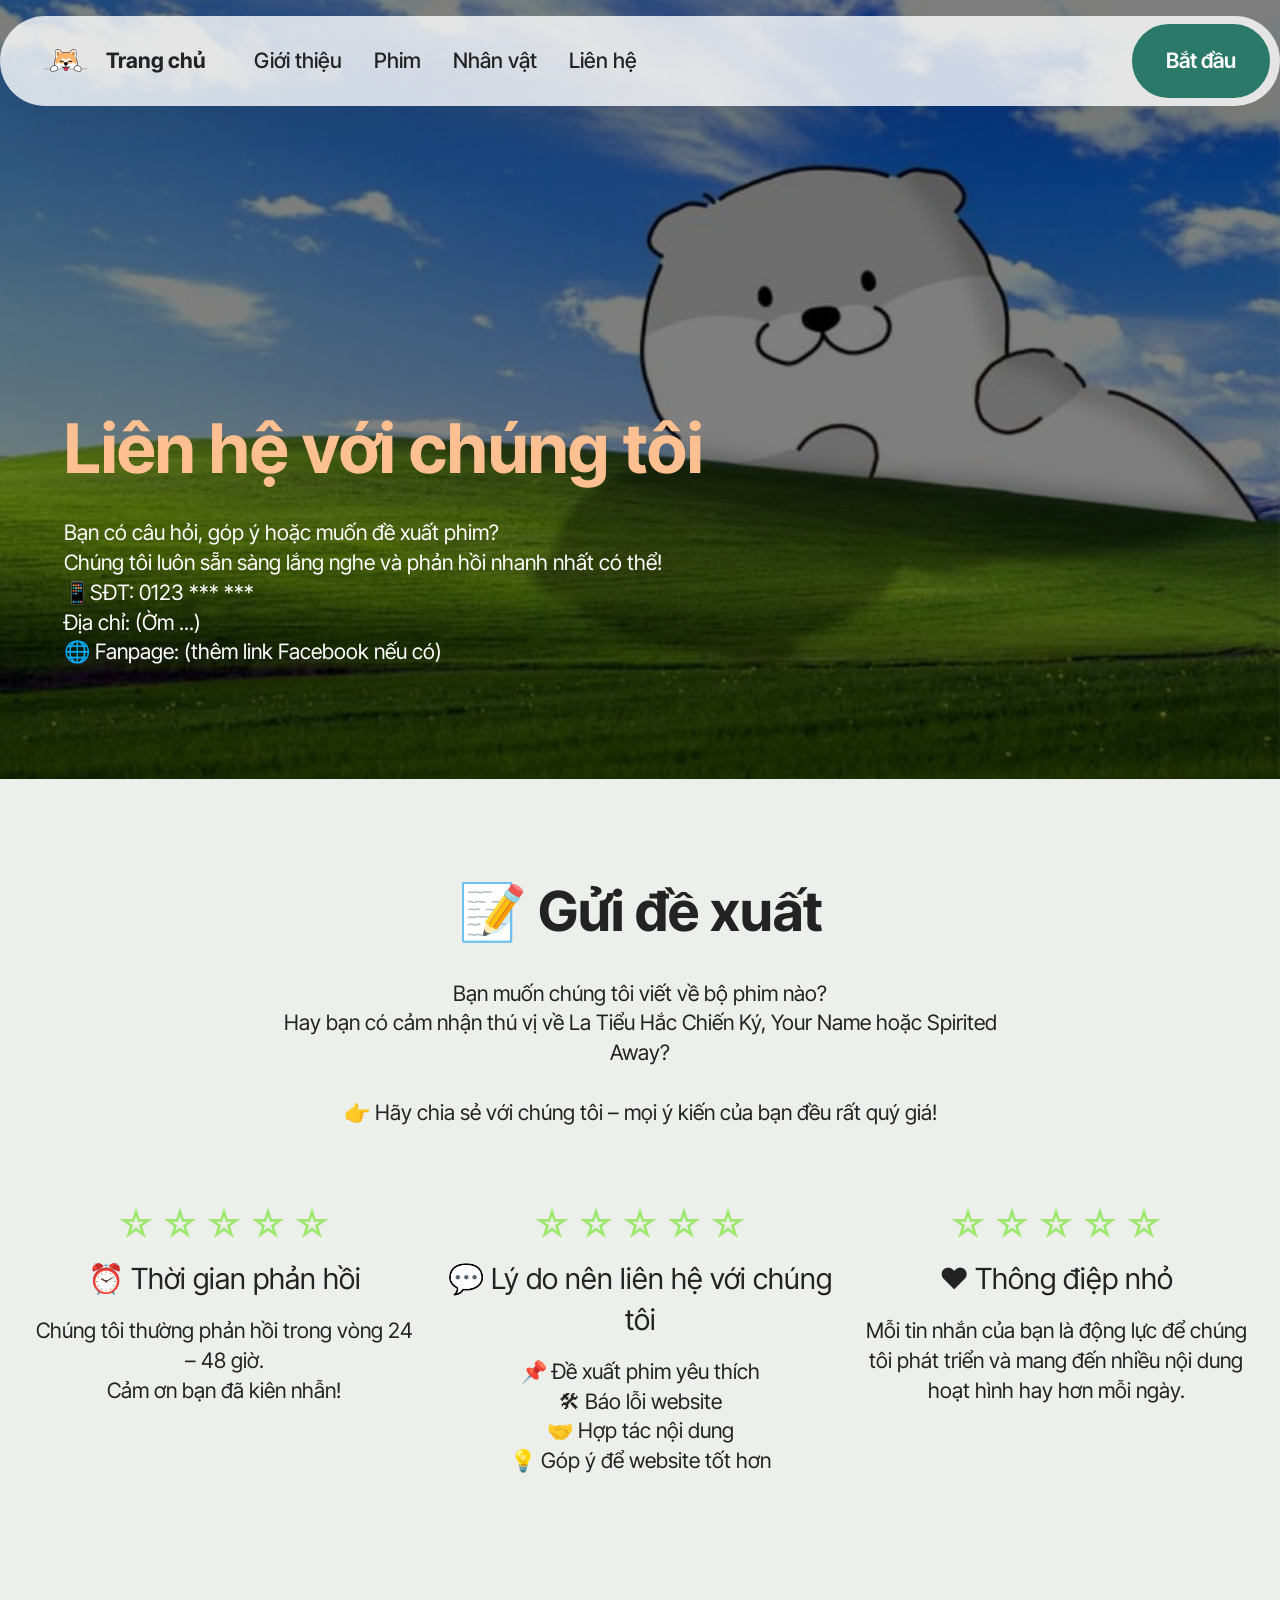
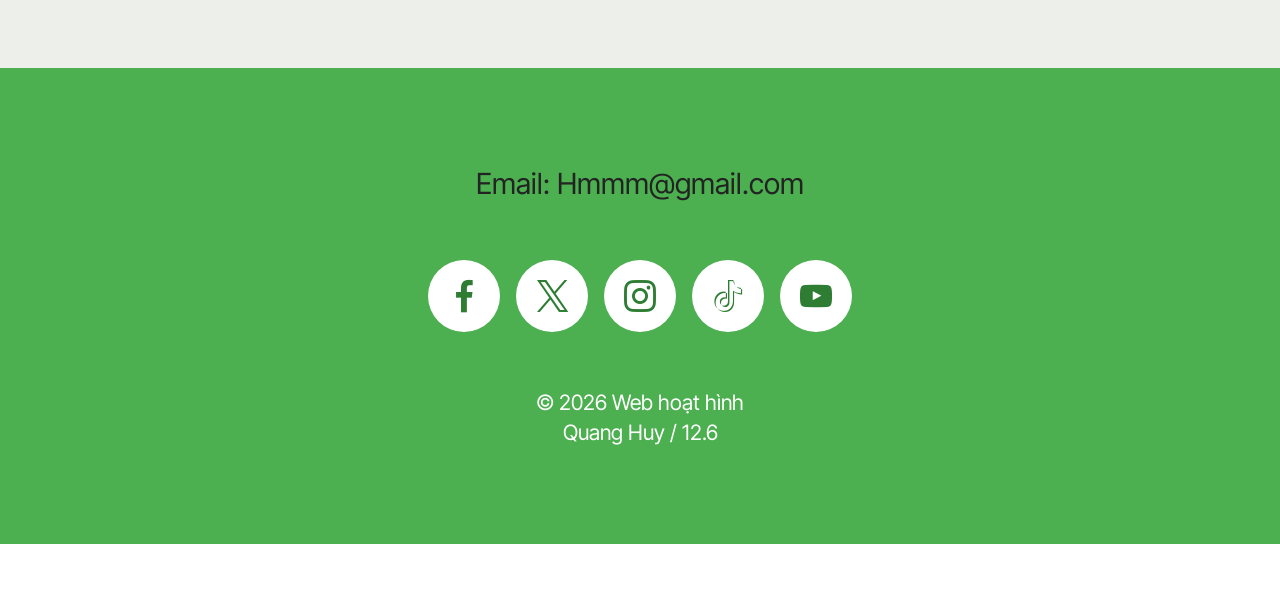
<file: page4.html>
<!DOCTYPE html>
<html  >
<head>
  <!-- Site made with Mobirise Website Builder v6.1.12, https://mobirise.com -->
  <meta charset="UTF-8">
  <meta http-equiv="X-UA-Compatible" content="IE=edge">
  <meta name="generator" content="Mobirise v6.1.12, mobirise.com">
  <meta name="viewport" content="width=device-width, initial-scale=1, minimum-scale=1">
  <link rel="shortcut icon" href="assets/images/pngtree-veterinary-design-dog-logo-vet-clipart-puppy-akita-inu-shiba-png-image-6565446-96x96.png" type="image/x-icon">
  <meta name="description" content="">
  
  
  <title>📞 Trang Liên hệ</title>
  <link rel="stylesheet" href="assets/web/assets/mobirise-icons2/mobirise2.css">
  <link rel="stylesheet" href="assets/bootstrap/css/bootstrap.min.css">
  <link rel="stylesheet" href="assets/parallax/jarallax.css">
  <link rel="stylesheet" href="assets/animatecss/animate.css">
  <link rel="stylesheet" href="assets/dropdown/css/style.css">
  <link rel="stylesheet" href="assets/socicon/css/styles.css">
  <link rel="stylesheet" href="assets/theme/css/style.css">
  <link rel="preload" href="https://fonts.googleapis.com/css?family=Inter+Tight:100,200,300,400,500,600,700,800,900,100i,200i,300i,400i,500i,600i,700i,800i,900i&display=swap" as="style" onload="this.onload=null;this.rel='stylesheet'">
  <noscript><link rel="stylesheet" href="https://fonts.googleapis.com/css?family=Inter+Tight:100,200,300,400,500,600,700,800,900,100i,200i,300i,400i,500i,600i,700i,800i,900i&display=swap"></noscript>
  <link rel="preload" as="style" href="assets/mobirise/css/mbr-additional.css?v=aoNK7W"><link rel="stylesheet" href="assets/mobirise/css/mbr-additional.css?v=aoNK7W" type="text/css">

  
  
  
</head>
<body>
  
  <section data-bs-version="5.1" class="menu menu1 cid-vepEcJFgNY" once="menu" id="menu01-1q">
	

	<nav class="navbar navbar-dropdown navbar-fixed-top navbar-expand-lg">
		<div class="container">
			<div class="navbar-brand">
				<span class="navbar-logo">
					<a href="https://mobiri.se">
						<img src="assets/images/pngtree-veterinary-design-dog-logo-vet-clipart-puppy-akita-inu-shiba-png-image-6565446-96x96.png" alt="Mobirise Website Builder" style="height: 3rem;">
					</a>
				</span>
				<span class="navbar-caption-wrap"><a class="navbar-caption text-black text-primary display-4" href="index.html" target="_blank">Trang chủ</a></span>
			</div>
			<button class="navbar-toggler" type="button" data-toggle="collapse" data-bs-toggle="collapse" data-target="#navbarSupportedContent" data-bs-target="#navbarSupportedContent" aria-controls="navbarNavAltMarkup" aria-expanded="false" aria-label="Toggle navigation">
				<div class="hamburger">
					<span></span>
					<span></span>
					<span></span>
					<span></span>
				</div>
			</button>
			<div class="collapse navbar-collapse" id="navbarSupportedContent">
				<ul class="navbar-nav nav-dropdown" data-app-modern-menu="true"><li class="nav-item">
						<a class="nav-link link text-black text-primary display-4" href="page1.html">Giới thiệu</a>
					</li>
					<li class="nav-item">
						<a class="nav-link link text-black text-primary display-4" href="page2.html" aria-expanded="false">Phim</a>
					</li>
					<li class="nav-item">
						<a class="nav-link link text-black text-primary display-4" href="page3.html">Nhân vật</a>
					</li><li class="nav-item"><a class="nav-link link text-black text-primary display-4" href="page4.html">Liên hệ</a></li></ul>
				
				<div class="navbar-buttons mbr-section-btn"><a class="btn btn-primary display-4" href="https://mobiri.se"> Bắt đầu</a></div>
			</div>
		</div>
	</nav>
</section>

<section data-bs-version="5.1" class="header18 cid-veFDI26gjw mbr-parallax-background" id="header18-23">
  

  <div class="mbr-overlay" style="opacity: 0.5; background-color: rgb(0, 0, 0);"></div>
  <div class="container-fluid">
    <div class="row">
      <div class="content-wrap col-12 col-md-12">
        <h1 class="mbr-section-title mbr-fonts-style mbr-white mb-4 display-1">
          <strong><br>Liên hệ với chúng tôi</strong></h1>
        
        <p class="mbr-fonts-style mbr-text mbr-white mb-4 display-7">Bạn có câu hỏi, góp ý hoặc muốn đề xuất phim?<br>Chúng tôi luôn sẵn sàng lắng nghe và phản hồi nhanh nhất có thể!<br>📱SĐT: 0123 *** ***<br>Địa chỉ: (Ờm ...)<br>🌐 Fanpage: (thêm link Facebook nếu có)<br></p>
        
      </div>
    </div>
  </div>
</section>

<section data-bs-version="5.1" class="people02 cid-veG9xWyALi" id="people02-2f">
	

	
	
	<div class="container">
		<div class="row mb-5 justify-content-center">
			<div class="col-12 content-head">
				<h3 class="mbr-section-title mbr-fonts-style align-center mb-4 display-2"><strong>📝 Gửi đề xuất</strong></h3>
				<h5 class="mbr-section-subtitle mbr-fonts-style align-center mb-4 display-7">Bạn muốn chúng tôi viết về bộ phim nào?<div>Hay bạn có cảm nhận thú vị về La Tiểu Hắc Chiến Ký, Your Name hoặc Spirited Away?</div><div><br></div><div>👉 Hãy chia sẻ với chúng tôi – mọi ý kiến của bạn đều rất quý giá!</div></h5>
			</div>
		</div>
		<div class="row">
				<div class="item features-without-image col-12 col-md-6 col-lg-4 mb-5">
					<div class="item-wrapper">
						<div class="card-box align-center">
							<div class="iconfont-wrapper mb-3">
								<span class="mbr-iconfont mobi-mbri-star mobi-mbri"></span>
								<span class="mbr-iconfont mobi-mbri-star mobi-mbri"></span>
								<span class="mbr-iconfont mobi-mbri-star mobi-mbri"></span>
								<span class="mbr-iconfont mobi-mbri-star mobi-mbri"></span>
								<span class="mbr-iconfont mobi-mbri-star mobi-mbri"></span>
							</div>
							<h5 class="card-title mbr-fonts-style mb-3 display-5">⏰ Thời gian phản hồi</h5>
							<p class="card-text mbr-fonts-style mb-0 display-7">Chúng tôi thường phản hồi trong vòng 24 – 48 giờ.<br>Cảm ơn bạn đã kiên nhẫn!</p>
						</div>
					</div>
				</div>
				<div class="item features-without-image col-12 col-md-6 col-lg-4 mb-5">
					<div class="item-wrapper">
						<div class="card-box align-center">
							<div class="iconfont-wrapper mb-3">
								<span class="mbr-iconfont mobi-mbri-star mobi-mbri"></span>
								<span class="mbr-iconfont mobi-mbri-star mobi-mbri"></span>
								<span class="mbr-iconfont mobi-mbri-star mobi-mbri"></span>
								<span class="mbr-iconfont mobi-mbri-star mobi-mbri"></span>
								<span class="mbr-iconfont mobi-mbri-star mobi-mbri"></span>
							</div>
							<h5 class="card-title mbr-fonts-style mb-3 display-5">💬 Lý do nên liên hệ với chúng tôi</h5>
							<p class="card-text mbr-fonts-style mb-0 display-7">📌 Đề xuất phim yêu thích<br>🛠 Báo lỗi website<br>🤝 Hợp tác nội dung<br>💡 Góp ý để website tốt hơn</p>
						</div>
					</div>
				</div>
				<div class="item features-without-image col-12 col-md-6 col-lg-4 mb-5">
					<div class="item-wrapper">
						<div class="card-box align-center">
							<div class="iconfont-wrapper mb-3">
								<span class="mbr-iconfont mobi-mbri-star mobi-mbri"></span>
								<span class="mbr-iconfont mobi-mbri-star mobi-mbri"></span>
								<span class="mbr-iconfont mobi-mbri-star mobi-mbri"></span>
								<span class="mbr-iconfont mobi-mbri-star mobi-mbri"></span>
								<span class="mbr-iconfont mobi-mbri-star mobi-mbri"></span>
							</div>
							<h5 class="card-title mbr-fonts-style mb-3 display-5">❤️ Thông điệp nhỏ</h5>
							<p class="card-text mbr-fonts-style mb-0 display-7">
								Mỗi tin nhắn của bạn là động lực để chúng tôi phát triển và mang đến nhiều nội dung hoạt hình hay hơn mỗi ngày.
							</p>
						</div>
					</div>
				</div>
			</div>
		<div class="row mt-0 mt-md-5">
			
		</div>
	</div>
</section>

<section data-bs-version="5.1" class="footer1 programm5 cid-tJS9NNcTLZ" once="footers" id="footer03-1p">

        

    

    <div class="container">
        <div class="row">

            <div class="row-links mb-4">
                <ul class="header-menu">
                  
                  
                  
                  
                <li class="header-menu-item mbr-fonts-style display-5">Email: Hmmm@gmail.com</li></ul>
              </div>

            <div class="col-12">
                <div class="social-row">
                    <div class="soc-item">
                        <a href="https://mobiri.se/" target="_blank">
                            <span class="mbr-iconfont socicon socicon-facebook display-7"></span>
                        </a>
                    </div>
                    <div class="soc-item">
                        <a href="https://mobiri.se/" target="_blank">
                            <span class="mbr-iconfont socicon-twitter socicon"></span>
                        </a>
                    </div>
                    <div class="soc-item">
                        <a href="https://mobiri.se/" target="_blank">
                            <span class="mbr-iconfont socicon-instagram socicon"></span>
                        </a>
                    </div>
                    <div class="soc-item">
                        <a href="https://mobiri.se/" target="_blank">
                            <span class="mbr-iconfont socicon-tiktok socicon"></span>
                        </a>
                    </div>
                    <div class="soc-item">
                        <a href="https://mobiri.se/" target="_blank">
                            <span class="mbr-iconfont socicon-youtube socicon"></span>
                        </a>
                    </div>
                </div>
            </div>
            <div class="col-12 mt-5">
                <p class="mbr-fonts-style copyright display-7">
                    © 2026 Web hoạt hình<br>Quang Huy / 12.6</p>
            </div>
        </div>
    </div>
</section><section class="display-7" style="padding: 0;align-items: center;justify-content: center;flex-wrap: wrap;    align-content: center;display: flex;position: relative;height: 4rem;"><a href="https://mobiri.se/" style="flex: 1 1;height: 4rem;position: absolute;width: 100%;z-index: 1;"><img alt="" style="height: 4rem;" src="[data-uri]"></a><p style="margin: 0;text-align: center;" class="display-7">&#8204;</p><a style="z-index:1" href="https://mobirise.com/offline-website-builder.html">Offline Website Maker</a></section><script src="assets/bootstrap/js/bootstrap.bundle.min.js"></script>  <script src="assets/parallax/jarallax.js"></script>  <script src="assets/smoothscroll/smooth-scroll.js"></script>  <script src="assets/ytplayer/index.js"></script>  <script src="assets/dropdown/js/navbar-dropdown.js"></script>  <script src="assets/theme/js/script.js"></script>  
  
  
  <input name="animation" type="hidden">
  </body>
</html>
</file>
<file: assets/web/assets/mobirise-icons2/mobirise2.css>
@font-face {
  font-family: 'Moririse2';
  font-display: swap;
  src:  url('mobirise2.eot?f2bix4');
  src:  url('mobirise2.eot?f2bix4#iefix') format('embedded-opentype'),
    url('mobirise2.woff2?f2bix4') format('woff2'),
    url('mobirise2.woff?f2bix4') format('woff'),
    url('mobirise2.ttf?f2bix4') format('truetype'),
    url('mobirise2.svg?f2bix4#mobirise2') format('svg');
  font-weight: normal;
  font-style: normal;
}

[class^="mobi-"], [class*=" mobi-"] {
  /* use !important to prevent issues with browser extensions that change fonts */
  font-family: 'Moririse2' !important;
  speak: none;
  font-style: normal;
  font-weight: normal;
  font-variant: normal;
  text-transform: none;
  line-height: 1;

  /* Better Font Rendering =========== */
  -webkit-font-smoothing: antialiased;
  -moz-osx-font-smoothing: grayscale;
}

.mobi-mbri-add-submenu:before {
  content: "\e900";
}
.mobi-mbri-alert:before {
  content: "\e901";
}
.mobi-mbri-align-center:before {
  content: "\e902";
}
.mobi-mbri-align-justify:before {
  content: "\e903";
}
.mobi-mbri-align-left:before {
  content: "\e904";
}
.mobi-mbri-align-right:before {
  content: "\e905";
}
.mobi-mbri-android:before {
  content: "\e906";
}
.mobi-mbri-apple:before {
  content: "\e907";
}
.mobi-mbri-arrow-down:before {
  content: "\e908";
}
.mobi-mbri-arrow-next:before {
  content: "\e909";
}
.mobi-mbri-arrow-prev:before {
  content: "\e90a";
}
.mobi-mbri-arrow-up:before {
  content: "\e90b";
}
.mobi-mbri-bold:before {
  content: "\e90c";
}
.mobi-mbri-bookmark:before {
  content: "\e90d";
}
.mobi-mbri-bootstrap:before {
  content: "\e90e";
}
.mobi-mbri-briefcase:before {
  content: "\e90f";
}
.mobi-mbri-browse:before {
  content: "\e910";
}
.mobi-mbri-bulleted-list:before {
  content: "\e911";
}
.mobi-mbri-calendar:before {
  content: "\e912";
}
.mobi-mbri-camera:before {
  content: "\e913";
}
.mobi-mbri-cart-add:before {
  content: "\e914";
}
.mobi-mbri-cart-full:before {
  content: "\e915";
}
.mobi-mbri-cash:before {
  content: "\e916";
}
.mobi-mbri-change-style:before {
  content: "\e917";
}
.mobi-mbri-chat:before {
  content: "\e918";
}
.mobi-mbri-clock:before {
  content: "\e919";
}
.mobi-mbri-close:before {
  content: "\e91a";
}
.mobi-mbri-cloud:before {
  content: "\e91b";
}
.mobi-mbri-code:before {
  content: "\e91c";
}
.mobi-mbri-contact-form:before {
  content: "\e91d";
}
.mobi-mbri-credit-card:before {
  content: "\e91e";
}
.mobi-mbri-cursor-click:before {
  content: "\e91f";
}
.mobi-mbri-cust-feedback:before {
  content: "\e920";
}
.mobi-mbri-database:before {
  content: "\e921";
}
.mobi-mbri-delivery:before {
  content: "\e922";
}
.mobi-mbri-desktop:before {
  content: "\e923";
}
.mobi-mbri-devices:before {
  content: "\e924";
}
.mobi-mbri-down:before {
  content: "\e925";
}
.mobi-mbri-download-2:before {
  content: "\e926";
}
.mobi-mbri-download:before {
  content: "\e927";
}
.mobi-mbri-drag-n-drop-2:before {
  content: "\e928";
}
.mobi-mbri-drag-n-drop:before {
  content: "\e929";
}
.mobi-mbri-edit-2:before {
  content: "\e92a";
}
.mobi-mbri-edit:before {
  content: "\e92b";
}
.mobi-mbri-error:before {
  content: "\e92c";
}
.mobi-mbri-extension:before {
  content: "\e92d";
}
.mobi-mbri-features:before {
  content: "\e92e";
}
.mobi-mbri-file:before {
  content: "\e92f";
}
.mobi-mbri-flag:before {
  content: "\e930";
}
.mobi-mbri-folder:before {
  content: "\e931";
}
.mobi-mbri-gift:before {
  content: "\e932";
}
.mobi-mbri-github:before {
  content: "\e933";
}
.mobi-mbri-globe-2:before {
  content: "\e934";
}
.mobi-mbri-globe:before {
  content: "\e935";
}
.mobi-mbri-growing-chart:before {
  content: "\e936";
}
.mobi-mbri-hearth:before {
  content: "\e937";
}
.mobi-mbri-help:before {
  content: "\e938";
}
.mobi-mbri-home:before {
  content: "\e939";
}
.mobi-mbri-hot-cup:before {
  content: "\e93a";
}
.mobi-mbri-idea:before {
  content: "\e93b";
}
.mobi-mbri-image-gallery:before {
  content: "\e93c";
}
.mobi-mbri-image-slider:before {
  content: "\e93d";
}
.mobi-mbri-info:before {
  content: "\e93e";
}
.mobi-mbri-italic:before {
  content: "\e93f";
}
.mobi-mbri-key:before {
  content: "\e940";
}
.mobi-mbri-laptop:before {
  content: "\e941";
}
.mobi-mbri-layers:before {
  content: "\e942";
}
.mobi-mbri-left-right:before {
  content: "\e943";
}
.mobi-mbri-left:before {
  content: "\e944";
}
.mobi-mbri-letter:before {
  content: "\e945";
}
.mobi-mbri-like:before {
  content: "\e946";
}
.mobi-mbri-link:before {
  content: "\e947";
}
.mobi-mbri-lock:before {
  content: "\e948";
}
.mobi-mbri-login:before {
  content: "\e949";
}
.mobi-mbri-logout:before {
  content: "\e94a";
}
.mobi-mbri-magic-stick:before {
  content: "\e94b";
}
.mobi-mbri-map-pin:before {
  content: "\e94c";
}
.mobi-mbri-menu:before {
  content: "\e94d";
}
.mobi-mbri-mobile-2:before {
  content: "\e94e";
}
.mobi-mbri-mobile-horizontal:before {
  content: "\e94f";
}
.mobi-mbri-mobile:before {
  content: "\e950";
}
.mobi-mbri-mobirise:before {
  content: "\e951";
}
.mobi-mbri-more-horizontal:before {
  content: "\e952";
}
.mobi-mbri-more-vertical:before {
  content: "\e953";
}
.mobi-mbri-music:before {
  content: "\e954";
}
.mobi-mbri-new-file:before {
  content: "\e955";
}
.mobi-mbri-numbered-list:before {
  content: "\e956";
}
.mobi-mbri-opened-folder:before {
  content: "\e957";
}
.mobi-mbri-pages:before {
  content: "\e958";
}
.mobi-mbri-paper-plane:before {
  content: "\e959";
}
.mobi-mbri-paperclip:before {
  content: "\e95a";
}
.mobi-mbri-phone:before {
  content: "\e95b";
}
.mobi-mbri-photo:before {
  content: "\e95c";
}
.mobi-mbri-photos:before {
  content: "\e95d";
}
.mobi-mbri-pin:before {
  content: "\e95e";
}
.mobi-mbri-play:before {
  content: "\e95f";
}
.mobi-mbri-plus:before {
  content: "\e960";
}
.mobi-mbri-preview:before {
  content: "\e961";
}
.mobi-mbri-print:before {
  content: "\e962";
}
.mobi-mbri-protect:before {
  content: "\e963";
}
.mobi-mbri-question:before {
  content: "\e964";
}
.mobi-mbri-quote-left:before {
  content: "\e965";
}
.mobi-mbri-quote-right:before {
  content: "\e966";
}
.mobi-mbri-redo:before {
  content: "\e967";
}
.mobi-mbri-refresh:before {
  content: "\e968";
}
.mobi-mbri-responsive-2:before {
  content: "\e969";
}
.mobi-mbri-responsive:before {
  content: "\e96a";
}
.mobi-mbri-right:before {
  content: "\e96b";
}
.mobi-mbri-rocket:before {
  content: "\e96c";
}
.mobi-mbri-sad-face:before {
  content: "\e96d";
}
.mobi-mbri-sale:before {
  content: "\e96e";
}
.mobi-mbri-save:before {
  content: "\e96f";
}
.mobi-mbri-search:before {
  content: "\e970";
}
.mobi-mbri-setting-2:before {
  content: "\e971";
}
.mobi-mbri-setting-3:before {
  content: "\e972";
}
.mobi-mbri-setting:before {
  content: "\e973";
}
.mobi-mbri-share:before {
  content: "\e974";
}
.mobi-mbri-shopping-bag:before {
  content: "\e975";
}
.mobi-mbri-shopping-basket:before {
  content: "\e976";
}
.mobi-mbri-shopping-cart:before {
  content: "\e977";
}
.mobi-mbri-sites:before {
  content: "\e978";
}
.mobi-mbri-smile-face:before {
  content: "\e979";
}
.mobi-mbri-speed:before {
  content: "\e97a";
}
.mobi-mbri-star:before {
  content: "\e97b";
}
.mobi-mbri-success:before {
  content: "\e97c";
}
.mobi-mbri-sun:before {
  content: "\e97d";
}
.mobi-mbri-sun2:before {
  content: "\e97e";
}
.mobi-mbri-tablet-vertical:before {
  content: "\e97f";
}
.mobi-mbri-tablet:before {
  content: "\e980";
}
.mobi-mbri-target:before {
  content: "\e981";
}
.mobi-mbri-timer:before {
  content: "\e982";
}
.mobi-mbri-to-ftp:before {
  content: "\e983";
}
.mobi-mbri-to-local-drive:before {
  content: "\e984";
}
.mobi-mbri-touch-swipe:before {
  content: "\e985";
}
.mobi-mbri-touch:before {
  content: "\e986";
}
.mobi-mbri-trash:before {
  content: "\e987";
}
.mobi-mbri-underline:before {
  content: "\e988";
}
.mobi-mbri-undo:before {
  content: "\e989";
}
.mobi-mbri-unlink:before {
  content: "\e98a";
}
.mobi-mbri-unlock:before {
  content: "\e98b";
}
.mobi-mbri-up-down:before {
  content: "\e98c";
}
.mobi-mbri-up:before {
  content: "\e98d";
}
.mobi-mbri-update:before {
  content: "\e98e";
}
.mobi-mbri-upload-2:before {
  content: "\e98f";
}
.mobi-mbri-upload:before {
  content: "\e990";
}
.mobi-mbri-user-2:before {
  content: "\e991";
}
.mobi-mbri-user:before {
  content: "\e992";
}
.mobi-mbri-users:before {
  content: "\e993";
}
.mobi-mbri-video-play:before {
  content: "\e994";
}
.mobi-mbri-video:before {
  content: "\e995";
}
.mobi-mbri-watch:before {
  content: "\e996";
}
.mobi-mbri-website-theme-2:before {
  content: "\e997";
}
.mobi-mbri-website-theme:before {
  content: "\e998";
}
.mobi-mbri-wifi:before {
  content: "\e999";
}
.mobi-mbri-windows:before {
  content: "\e99a";
}
.mobi-mbri-zoom-in:before {
  content: "\e99b";
}
.mobi-mbri-zoom-out:before {
  content: "\e99c";
}
</file>
<file: assets/parallax/jarallax.css>
.jarallax {
    position: relative;
    z-index: 0;
}
.jarallax > .jarallax-img {
    position: absolute;
    object-fit: cover;
    /* support for plugin https://github.com/bfred-it/object-fit-images */
    font-family: 'object-fit: cover;';
    top: 0;
    left: 0;
    width: 100%;
    height: 100%;
    z-index: -1;
}
</file>
<file: assets/dropdown/css/style.css>
.navbar-dropdown {
  left: 0;
  padding: 0;
  position: absolute;
  right: 0;
  top: 0;
  transition: all 0.45s ease;
  z-index: 1030;
  background: #282828; }
  .navbar-dropdown .navbar-logo {
    margin-right: 0.8rem;
    transition: margin 0.3s ease-in-out;
    vertical-align: middle; }
    .navbar-dropdown .navbar-logo img {
      height: 3.125rem;
      transition: all 0.3s ease-in-out; }
    .navbar-dropdown .navbar-logo.mbr-iconfont {
      font-size: 3.125rem;
      line-height: 3.125rem; }
  .navbar-dropdown .navbar-caption {
    font-weight: 700;
    white-space: normal;
    vertical-align: -4px;
    line-height: 3.125rem !important; }
    .navbar-dropdown .navbar-caption, .navbar-dropdown .navbar-caption:hover {
      color: inherit;
      text-decoration: none; }
  .navbar-dropdown .mbr-iconfont + .navbar-caption {
    vertical-align: -1px; }
  .navbar-dropdown.navbar-fixed-top {
    position: fixed; }
  .navbar-dropdown .navbar-brand span {
    vertical-align: -4px; }
  .navbar-dropdown.bg-color.transparent {
    background: none; }
  .navbar-dropdown.navbar-short .navbar-brand {
    padding: 0.625rem 0; }
    .navbar-dropdown.navbar-short .navbar-brand span {
      vertical-align: -1px; }
  .navbar-dropdown.navbar-short .navbar-caption {
    line-height: 2.375rem !important;
    vertical-align: -2px; }
  .navbar-dropdown.navbar-short .navbar-logo {
    margin-right: 0.5rem; }
    .navbar-dropdown.navbar-short .navbar-logo img {
      height: 2.375rem; }
    .navbar-dropdown.navbar-short .navbar-logo.mbr-iconfont {
      font-size: 2.375rem;
      line-height: 2.375rem; }
  .navbar-dropdown.navbar-short .mbr-table-cell {
    height: 3.625rem; }
  .navbar-dropdown .navbar-close {
    left: 0.6875rem;
    position: fixed;
    top: 0.75rem;
    z-index: 1000; }
  .navbar-dropdown .hamburger-icon {
    content: "";
    display: inline-block;
    vertical-align: middle;
    width: 16px;
    -webkit-box-shadow: 0 -6px 0 1px #282828,0 0 0 1px #282828,0 6px 0 1px #282828;
    -moz-box-shadow: 0 -6px 0 1px #282828,0 0 0 1px #282828,0 6px 0 1px #282828;
    box-shadow: 0 -6px 0 1px #282828,0 0 0 1px #282828,0 6px 0 1px #282828; }

.dropdown-menu .dropdown-toggle[data-toggle="dropdown-submenu"]::after {
  border-bottom: 0.35em solid transparent;
  border-left: 0.35em solid;
  border-right: 0;
  border-top: 0.35em solid transparent;
  margin-left: 0.3rem; }

.dropdown-menu .dropdown-item:focus {
  outline: 0; }

.nav-dropdown {
  font-size: 0.75rem;
  font-weight: 500;
  height: auto !important; }
  .nav-dropdown .nav-btn {
    padding-left: 1rem; }
  .nav-dropdown .link {
    margin: .667em 1.667em;
    font-weight: 500;
    padding: 0;
    transition: color .2s ease-in-out; }
    .nav-dropdown .link.dropdown-toggle {
      margin-right: 2.583em; }
      .nav-dropdown .link.dropdown-toggle::after {
        margin-left: .25rem;
        border-top: 0.35em solid;
        border-right: 0.35em solid transparent;
        border-left: 0.35em solid transparent;
        border-bottom: 0; }
      .nav-dropdown .link.dropdown-toggle[aria-expanded="true"] {
        margin: 0;
        padding: 0.667em 3.263em  0.667em 1.667em; }
  .nav-dropdown .link::after,
  .nav-dropdown .dropdown-item::after {
    color: inherit; }
  .nav-dropdown .btn {
    font-size: 0.75rem;
    font-weight: 700;
    letter-spacing: 0;
    margin-bottom: 0;
    padding-left: 1.25rem;
    padding-right: 1.25rem; }
  .nav-dropdown .dropdown-menu {
    border-radius: 0;
    border: 0;
    left: 0;
    margin: 0;
    padding-bottom: 1.25rem;
    padding-top: 1.25rem;
    position: relative; }
  .nav-dropdown .dropdown-submenu {
    margin-left: 0.125rem;
    top: 0; }
  .nav-dropdown .dropdown-item {
    font-weight: 500;
    line-height: 2;
    padding: 0.3846em 4.615em 0.3846em 1.5385em;
    position: relative;
    transition: color .2s ease-in-out, background-color .2s ease-in-out; }
    .nav-dropdown .dropdown-item::after {
      margin-top: -0.3077em;
      position: absolute;
      right: 1.1538em;
      top: 50%; }
    .nav-dropdown .dropdown-item:focus, .nav-dropdown .dropdown-item:hover {
      background: none; }

@media (max-width: 767px) {
  .nav-dropdown.navbar-toggleable-sm {
    bottom: 0;
    display: none;
    left: 0;
    overflow-x: hidden;
    position: fixed;
    top: 0;
    transform: translateX(-100%);
    -ms-transform: translateX(-100%);
    -webkit-transform: translateX(-100%);
    width: 18.75rem;
    z-index: 999; } }
.nav-dropdown.navbar-toggleable-xl {
  bottom: 0;
  display: none;
  left: 0;
  overflow-x: hidden;
  position: fixed;
  top: 0;
  transform: translateX(-100%);
  -ms-transform: translateX(-100%);
  -webkit-transform: translateX(-100%);
  width: 18.75rem;
  z-index: 999; }

.nav-dropdown-sm {
  display: block !important;
  overflow-x: hidden;
  overflow: auto;
  padding-top: 3.875rem; }
  .nav-dropdown-sm::after {
    content: "";
    display: block;
    height: 3rem;
    width: 100%; }
  .nav-dropdown-sm.collapse.in ~ .navbar-close {
    display: block !important; }
  .nav-dropdown-sm.collapsing, .nav-dropdown-sm.collapse.in {
    transform: translateX(0);
    -ms-transform: translateX(0);
    -webkit-transform: translateX(0);
    transition: all 0.25s ease-out;
    -webkit-transition: all 0.25s ease-out;
    background: #282828; }
  .nav-dropdown-sm.collapsing[aria-expanded="false"] {
    transform: translateX(-100%);
    -ms-transform: translateX(-100%);
    -webkit-transform: translateX(-100%); }
  .nav-dropdown-sm .nav-item {
    display: block;
    margin-left: 0 !important;
    padding-left: 0; }
  .nav-dropdown-sm .link,
  .nav-dropdown-sm .dropdown-item {
    border-top: 1px dotted rgba(255, 255, 255, 0.1);
    font-size: 0.8125rem;
    line-height: 1.6;
    margin: 0 !important;
    padding: 0.875rem 2.4rem 0.875rem 1.5625rem !important;
    position: relative;
    white-space: normal; }
    .nav-dropdown-sm .link:focus, .nav-dropdown-sm .link:hover,
    .nav-dropdown-sm .dropdown-item:focus,
    .nav-dropdown-sm .dropdown-item:hover {
      background: rgba(0, 0, 0, 0.2) !important;
      color: #c0a375; }
  .nav-dropdown-sm .nav-btn {
    position: relative;
    padding: 1.5625rem 1.5625rem 0 1.5625rem; }
    .nav-dropdown-sm .nav-btn::before {
      border-top: 1px dotted rgba(255, 255, 255, 0.1);
      content: "";
      left: 0;
      position: absolute;
      top: 0;
      width: 100%; }
    .nav-dropdown-sm .nav-btn + .nav-btn {
      padding-top: 0.625rem; }
      .nav-dropdown-sm .nav-btn + .nav-btn::before {
        display: none; }
  .nav-dropdown-sm .btn {
    padding: 0.625rem 0; }
  .nav-dropdown-sm .dropdown-toggle[data-toggle="dropdown-submenu"]::after {
    margin-left: .25rem;
    border-top: 0.35em solid;
    border-right: 0.35em solid transparent;
    border-left: 0.35em solid transparent;
    border-bottom: 0; }
  .nav-dropdown-sm .dropdown-toggle[data-toggle="dropdown-submenu"][aria-expanded="true"]::after {
    border-top: 0;
    border-right: 0.35em solid transparent;
    border-left: 0.35em solid transparent;
    border-bottom: 0.35em solid; }
  .nav-dropdown-sm .dropdown-menu {
    margin: 0;
    padding: 0;
    position: relative;
    top: 0;
    left: 0;
    width: 100%;
    border: 0;
    float: none;
    border-radius: 0;
    background: none; }
  .nav-dropdown-sm .dropdown-submenu {
    left: 100%;
    margin-left: 0.125rem;
    margin-top: -1.25rem;
    top: 0; }

.navbar-toggleable-sm .nav-dropdown .dropdown-menu {
  position: absolute; }

.navbar-toggleable-sm .nav-dropdown .dropdown-submenu {
  left: 100%;
  margin-left: 0.125rem;
  margin-top: -1.25rem;
  top: 0; }

.navbar-toggleable-sm.opened .nav-dropdown .dropdown-menu {
  position: relative; }

.navbar-toggleable-sm.opened .nav-dropdown .dropdown-submenu {
  left: 0;
  margin-left: 00rem;
  margin-top: 0rem;
  top: 0; }

.is-builder .nav-dropdown.collapsing {
  transition: none !important; }
</file>
<file: assets/socicon/css/styles.css>
@charset "UTF-8";

@font-face {
  font-family: 'Socicon';
  src:  url('../fonts/socicon.eot');
  src:  url('../fonts/socicon.eot?#iefix') format('embedded-opentype'),
    url('../fonts/socicon.woff2') format('woff2'),
    url('../fonts/socicon.ttf') format('truetype'),
    url('../fonts/socicon.woff') format('woff'),
    url('../fonts/socicon.svg#socicon') format('svg');
  font-weight: normal;
  font-style: normal;
  font-display: swap;
}

[data-icon]:before {
  font-family: "socicon" !important;
  content: attr(data-icon);
  font-style: normal !important;
  font-weight: normal !important;
  font-variant: normal !important;
  text-transform: none !important;
  speak: none;
  line-height: 1;
  -webkit-font-smoothing: antialiased;
  -moz-osx-font-smoothing: grayscale;
}

[class^="socicon-"], [class*=" socicon-"] {
  /* use !important to prevent issues with browser extensions that change fonts */
  font-family: 'Socicon' !important;
  speak: none;
  font-style: normal;
  font-weight: normal;
  font-variant: normal;
  text-transform: none;
  line-height: 1;

  /* Better Font Rendering =========== */
  -webkit-font-smoothing: antialiased;
  -moz-osx-font-smoothing: grayscale;
}

.socicon-500px:before {
  content: "\e000";
}
.socicon-8tracks:before {
  content: "\e001";
}
.socicon-airbnb:before {
  content: "\e002";
}
.socicon-alliance:before {
  content: "\e003";
}
.socicon-amazon:before {
  content: "\e004";
}
.socicon-amplement:before {
  content: "\e005";
}
.socicon-android:before {
  content: "\e006";
}
.socicon-angellist:before {
  content: "\e007";
}
.socicon-apple:before {
  content: "\e008";
}
.socicon-appnet:before {
  content: "\e009";
}
.socicon-baidu:before {
  content: "\e00a";
}
.socicon-bandcamp:before {
  content: "\e00b";
}
.socicon-battlenet:before {
  content: "\e00c";
}
.socicon-mixer:before {
  content: "\e00d";
}
.socicon-bebee:before {
  content: "\e00e";
}
.socicon-bebo:before {
  content: "\e00f";
}
.socicon-behance:before {
  content: "\e010";
}
.socicon-blizzard:before {
  content: "\e011";
}
.socicon-blogger:before {
  content: "\e012";
}
.socicon-buffer:before {
  content: "\e013";
}
.socicon-chrome:before {
  content: "\e014";
}
.socicon-coderwall:before {
  content: "\e015";
}
.socicon-curse:before {
  content: "\e016";
}
.socicon-dailymotion:before {
  content: "\e017";
}
.socicon-deezer:before {
  content: "\e018";
}
.socicon-delicious:before {
  content: "\e019";
}
.socicon-deviantart:before {
  content: "\e01a";
}
.socicon-diablo:before {
  content: "\e01b";
}
.socicon-digg:before {
  content: "\e01c";
}
.socicon-discord:before {
  content: "\e01d";
}
.socicon-disqus:before {
  content: "\e01e";
}
.socicon-douban:before {
  content: "\e01f";
}
.socicon-draugiem:before {
  content: "\e020";
}
.socicon-dribbble:before {
  content: "\e021";
}
.socicon-drupal:before {
  content: "\e022";
}
.socicon-ebay:before {
  content: "\e023";
}
.socicon-ello:before {
  content: "\e024";
}
.socicon-endomodo:before {
  content: "\e025";
}
.socicon-envato:before {
  content: "\e026";
}
.socicon-etsy:before {
  content: "\e027";
}
.socicon-facebook:before {
  content: "\e028";
}
.socicon-feedburner:before {
  content: "\e029";
}
.socicon-filmweb:before {
  content: "\e02a";
}
.socicon-firefox:before {
  content: "\e02b";
}
.socicon-flattr:before {
  content: "\e02c";
}
.socicon-flickr:before {
  content: "\e02d";
}
.socicon-formulr:before {
  content: "\e02e";
}
.socicon-forrst:before {
  content: "\e02f";
}
.socicon-foursquare:before {
  content: "\e030";
}
.socicon-friendfeed:before {
  content: "\e031";
}
.socicon-github:before {
  content: "\e032";
}
.socicon-goodreads:before {
  content: "\e033";
}
.socicon-google:before {
  content: "\e034";
}
.socicon-googlescholar:before {
  content: "\e035";
}
.socicon-googlegroups:before {
  content: "\e036";
}
.socicon-googlephotos:before {
  content: "\e037";
}
.socicon-googleplus:before {
  content: "\e038";
}
.socicon-grooveshark:before {
  content: "\e039";
}
.socicon-hackerrank:before {
  content: "\e03a";
}
.socicon-hearthstone:before {
  content: "\e03b";
}
.socicon-hellocoton:before {
  content: "\e03c";
}
.socicon-heroes:before {
  content: "\e03d";
}
.socicon-smashcast:before {
  content: "\e03e";
}
.socicon-horde:before {
  content: "\e03f";
}
.socicon-houzz:before {
  content: "\e040";
}
.socicon-icq:before {
  content: "\e041";
}
.socicon-identica:before {
  content: "\e042";
}
.socicon-imdb:before {
  content: "\e043";
}
.socicon-instagram:before {
  content: "\e044";
}
.socicon-issuu:before {
  content: "\e045";
}
.socicon-istock:before {
  content: "\e046";
}
.socicon-itunes:before {
  content: "\e047";
}
.socicon-keybase:before {
  content: "\e048";
}
.socicon-lanyrd:before {
  content: "\e049";
}
.socicon-lastfm:before {
  content: "\e04a";
}
.socicon-line:before {
  content: "\e04b";
}
.socicon-linkedin:before {
  content: "\e04c";
}
.socicon-livejournal:before {
  content: "\e04d";
}
.socicon-lyft:before {
  content: "\e04e";
}
.socicon-macos:before {
  content: "\e04f";
}
.socicon-mail:before {
  content: "\e050";
}
.socicon-medium:before {
  content: "\e051";
}
.socicon-meetup:before {
  content: "\e052";
}
.socicon-mixcloud:before {
  content: "\e053";
}
.socicon-modelmayhem:before {
  content: "\e054";
}
.socicon-mumble:before {
  content: "\e055";
}
.socicon-myspace:before {
  content: "\e056";
}
.socicon-newsvine:before {
  content: "\e057";
}
.socicon-nintendo:before {
  content: "\e058";
}
.socicon-npm:before {
  content: "\e059";
}
.socicon-odnoklassniki:before {
  content: "\e05a";
}
.socicon-openid:before {
  content: "\e05b";
}
.socicon-opera:before {
  content: "\e05c";
}
.socicon-outlook:before {
  content: "\e05d";
}
.socicon-overwatch:before {
  content: "\e05e";
}
.socicon-patreon:before {
  content: "\e05f";
}
.socicon-paypal:before {
  content: "\e060";
}
.socicon-periscope:before {
  content: "\e061";
}
.socicon-persona:before {
  content: "\e062";
}
.socicon-pinterest:before {
  content: "\e063";
}
.socicon-play:before {
  content: "\e064";
}
.socicon-player:before {
  content: "\e065";
}
.socicon-playstation:before {
  content: "\e066";
}
.socicon-pocket:before {
  content: "\e067";
}
.socicon-qq:before {
  content: "\e068";
}
.socicon-quora:before {
  content: "\e069";
}
.socicon-raidcall:before {
  content: "\e06a";
}
.socicon-ravelry:before {
  content: "\e06b";
}
.socicon-reddit:before {
  content: "\e06c";
}
.socicon-renren:before {
  content: "\e06d";
}
.socicon-researchgate:before {
  content: "\e06e";
}
.socicon-residentadvisor:before {
  content: "\e06f";
}
.socicon-reverbnation:before {
  content: "\e070";
}
.socicon-rss:before {
  content: "\e071";
}
.socicon-sharethis:before {
  content: "\e072";
}
.socicon-skype:before {
  content: "\e073";
}
.socicon-slideshare:before {
  content: "\e074";
}
.socicon-smugmug:before {
  content: "\e075";
}
.socicon-snapchat:before {
  content: "\e076";
}
.socicon-songkick:before {
  content: "\e077";
}
.socicon-soundcloud:before {
  content: "\e078";
}
.socicon-spotify:before {
  content: "\e079";
}
.socicon-stackexchange:before {
  content: "\e07a";
}
.socicon-stackoverflow:before {
  content: "\e07b";
}
.socicon-starcraft:before {
  content: "\e07c";
}
.socicon-stayfriends:before {
  content: "\e07d";
}
.socicon-steam:before {
  content: "\e07e";
}
.socicon-storehouse:before {
  content: "\e07f";
}
.socicon-strava:before {
  content: "\e080";
}
.socicon-streamjar:before {
  content: "\e081";
}
.socicon-stumbleupon:before {
  content: "\e082";
}
.socicon-swarm:before {
  content: "\e083";
}
.socicon-teamspeak:before {
  content: "\e084";
}
.socicon-teamviewer:before {
  content: "\e085";
}
.socicon-technorati:before {
  content: "\e086";
}
.socicon-telegram:before {
  content: "\e087";
}
.socicon-tripadvisor:before {
  content: "\e088";
}
.socicon-tripit:before {
  content: "\e089";
}
.socicon-triplej:before {
  content: "\e08a";
}
.socicon-tumblr:before {
  content: "\e08b";
}
.socicon-twitch:before {
  content: "\e08c";
}
.socicon-twitter:before {
  content: "\e08d";
}
.socicon-uber:before {
  content: "\e08e";
}
.socicon-ventrilo:before {
  content: "\e08f";
}
.socicon-viadeo:before {
  content: "\e090";
}
.socicon-viber:before {
  content: "\e091";
}
.socicon-viewbug:before {
  content: "\e092";
}
.socicon-vimeo:before {
  content: "\e093";
}
.socicon-vine:before {
  content: "\e094";
}
.socicon-vkontakte:before {
  content: "\e095";
}
.socicon-warcraft:before {
  content: "\e096";
}
.socicon-wechat:before {
  content: "\e097";
}
.socicon-weibo:before {
  content: "\e098";
}
.socicon-whatsapp:before {
  content: "\e099";
}
.socicon-wikipedia:before {
  content: "\e09a";
}
.socicon-windows:before {
  content: "\e09b";
}
.socicon-wordpress:before {
  content: "\e09c";
}
.socicon-wykop:before {
  content: "\e09d";
}
.socicon-xbox:before {
  content: "\e09e";
}
.socicon-xing:before {
  content: "\e09f";
}
.socicon-yahoo:before {
  content: "\e0a0";
}
.socicon-yammer:before {
  content: "\e0a1";
}
.socicon-yandex:before {
  content: "\e0a2";
}
.socicon-yelp:before {
  content: "\e0a3";
}
.socicon-younow:before {
  content: "\e0a4";
}
.socicon-youtube:before {
  content: "\e0a5";
}
.socicon-zapier:before {
  content: "\e0a6";
}
.socicon-zerply:before {
  content: "\e0a7";
}
.socicon-zomato:before {
  content: "\e0a8";
}
.socicon-zynga:before {
  content: "\e0a9";
}
.socicon-bluesky:before {
  content: "\e0aa";
}
.socicon-threads:before {
  content: "\e0ab";
}
.socicon-spreadshirt:before {
  content: "\e901";
}
.socicon-gamejolt:before {
  content: "\e902";
}
.socicon-trello:before {
  content: "\e903";
}
.socicon-tunein:before {
  content: "\e904";
}
.socicon-bloglovin:before {
  content: "\e905";
}
.socicon-gamewisp:before {
  content: "\e906";
}
.socicon-messenger:before {
  content: "\e907";
}
.socicon-pandora:before {
  content: "\e908";
}
.socicon-augment:before {
  content: "\e909";
}
.socicon-bitbucket:before {
  content: "\e90a";
}
.socicon-fyuse:before {
  content: "\e90b";
}
.socicon-yt-gaming:before {
  content: "\e90c";
}
.socicon-sketchfab:before {
  content: "\e90d";
}
.socicon-mobcrush:before {
  content: "\e90e";
}
.socicon-microsoft:before {
  content: "\e90f";
}
.socicon-realtor:before {
  content: "\e910";
}
.socicon-tidal:before {
  content: "\e911";
}
.socicon-qobuz:before {
  content: "\e912";
}
.socicon-natgeo:before {
  content: "\e913";
}
.socicon-mastodon:before {
  content: "\e914";
}
.socicon-unsplash:before {
  content: "\e915";
}
.socicon-homeadvisor:before {
  content: "\e916";
}
.socicon-angieslist:before {
  content: "\e917";
}
.socicon-codepen:before {
  content: "\e918";
}
.socicon-slack:before {
  content: "\e919";
}
.socicon-openaigym:before {
  content: "\e91a";
}
.socicon-logmein:before {
  content: "\e91b";
}
.socicon-fiverr:before {
  content: "\e91c";
}
.socicon-gotomeeting:before {
  content: "\e91d";
}
.socicon-aliexpress:before {
  content: "\e91e";
}
.socicon-guru:before {
  content: "\e91f";
}
.socicon-appstore:before {
  content: "\e920";
}
.socicon-homes:before {
  content: "\e921";
}
.socicon-zoom:before {
  content: "\e922";
}
.socicon-alibaba:before {
  content: "\e923";
}
.socicon-craigslist:before {
  content: "\e924";
}
.socicon-wix:before {
  content: "\e925";
}
.socicon-redfin:before {
  content: "\e926";
}
.socicon-googlecalendar:before {
  content: "\e927";
}
.socicon-shopify:before {
  content: "\e928";
}
.socicon-freelancer:before {
  content: "\e929";
}
.socicon-seedrs:before {
  content: "\e92a";
}
.socicon-bing:before {
  content: "\e92b";
}
.socicon-doodle:before {
  content: "\e92c";
}
.socicon-bonanza:before {
  content: "\e92d";
}
.socicon-squarespace:before {
  content: "\e92e";
}
.socicon-toptal:before {
  content: "\e92f";
}
.socicon-gust:before {
  content: "\e930";
}
.socicon-ask:before {
  content: "\e931";
}
.socicon-trulia:before {
  content: "\e932";
}
.socicon-loomly:before {
  content: "\e933";
}
.socicon-ghost:before {
  content: "\e934";
}
.socicon-upwork:before {
  content: "\e935";
}
.socicon-fundable:before {
  content: "\e936";
}
.socicon-booking:before {
  content: "\e937";
}
.socicon-googlemaps:before {
  content: "\e938";
}
.socicon-zillow:before {
  content: "\e939";
}
.socicon-niconico:before {
  content: "\e93a";
}
.socicon-toneden:before {
  content: "\e93b";
}
.socicon-crunchbase:before {
  content: "\e93c";
}
.socicon-homefy:before {
  content: "\e93d";
}
.socicon-calendly:before {
  content: "\e93e";
}
.socicon-livemaster:before {
  content: "\e93f";
}
.socicon-udemy:before {
  content: "\e940";
}
.socicon-codered:before {
  content: "\e941";
}
.socicon-origin:before {
  content: "\e942";
}
.socicon-nextdoor:before {
  content: "\e943";
}
.socicon-portfolio:before {
  content: "\e944";
}
.socicon-instructables:before {
  content: "\e945";
}
.socicon-gitlab:before {
  content: "\e946";
}
.socicon-hackernews:before {
  content: "\e947";
}
.socicon-smashwords:before {
  content: "\e948";
}
.socicon-kobo:before {
  content: "\e949";
}
.socicon-bookbub:before {
  content: "\e94a";
}
.socicon-mailru:before {
  content: "\e94b";
}
.socicon-moddb:before {
  content: "\e94c";
}
.socicon-indiedb:before {
  content: "\e94d";
}
.socicon-traxsource:before {
  content: "\e94e";
}
.socicon-gamefor:before {
  content: "\e94f";
}
.socicon-pixiv:before {
  content: "\e950";
}
.socicon-myanimelist:before {
  content: "\e951";
}
.socicon-blackberry:before {
  content: "\e952";
}
.socicon-wickr:before {
  content: "\e953";
}
.socicon-spip:before {
  content: "\e954";
}
.socicon-napster:before {
  content: "\e955";
}
.socicon-beatport:before {
  content: "\e956";
}
.socicon-hackerone:before {
  content: "\e957";
}
.socicon-internet:before {
  content: "\e958";
}
.socicon-ubuntu:before {
  content: "\e959";
}
.socicon-artstation:before {
  content: "\e95a";
}
.socicon-invision:before {
  content: "\e95b";
}
.socicon-torial:before {
  content: "\e95c";
}
.socicon-collectorz:before {
  content: "\e95d";
}
.socicon-seenthis:before {
  content: "\e95e";
}
.socicon-googleplaymusic:before {
  content: "\e95f";
}
.socicon-debian:before {
  content: "\e960";
}
.socicon-filmfreeway:before {
  content: "\e961";
}
.socicon-gnome:before {
  content: "\e962";
}
.socicon-itchio:before {
  content: "\e963";
}
.socicon-jamendo:before {
  content: "\e964";
}
.socicon-mix:before {
  content: "\e965";
}
.socicon-sharepoint:before {
  content: "\e966";
}
.socicon-tinder:before {
  content: "\e967";
}
.socicon-windguru:before {
  content: "\e968";
}
.socicon-cdbaby:before {
  content: "\e969";
}
.socicon-elementaryos:before {
  content: "\e96a";
}
.socicon-stage32:before {
  content: "\e96b";
}
.socicon-tiktok:before {
  content: "\e96c";
}
.socicon-gitter:before {
  content: "\e96d";
}
.socicon-letterboxd:before {
  content: "\e96e";
}
.socicon-threema:before {
  content: "\e96f";
}
.socicon-splice:before {
  content: "\e970";
}
.socicon-metapop:before {
  content: "\e971";
}
.socicon-naver:before {
  content: "\e972";
}
.socicon-remote:before {
  content: "\e973";
}
.socicon-flipboard:before {
  content: "\e974";
}
.socicon-googlehangouts:before {
  content: "\e975";
}
.socicon-dlive:before {
  content: "\e976";
}
.socicon-vsco:before {
  content: "\e977";
}
.socicon-stitcher:before {
  content: "\e978";
}
.socicon-avvo:before {
  content: "\e979";
}
.socicon-redbubble:before {
  content: "\e97a";
}
.socicon-society6:before {
  content: "\e97b";
}
.socicon-zazzle:before {
  content: "\e97c";
}
.socicon-eitaa:before {
  content: "\e97d";
}
.socicon-soroush:before {
  content: "\e97e";
}
.socicon-bale:before {
  content: "\e97f";
}
</file>
<file: assets/theme/css/style.css>
@charset "UTF-8";
section {
  background-color: #ffffff;
}

body {
  font-style: normal;
  line-height: 1.5;
  font-weight: 400;
  color: #232323;
  position: relative;
}

button {
  background-color: transparent;
  border-color: transparent;
}

.embla__button,
.carousel-control {
  background-color: #edefea !important;
  opacity: 0.8 !important;
  color: #464845 !important;
  border-color: #edefea !important;
}

.carousel .close,
.modalWindow .close {
  background-color: #edefea !important;
  color: #464845 !important;
  border-color: #edefea !important;
  opacity: 0.8 !important;
}

.carousel .close:hover,
.modalWindow .close:hover {
  opacity: 1 !important;
}

.carousel-indicators li {
  background-color: #edefea !important;
  border: 2px solid #464845 !important;
}

.carousel-indicators li:hover,
.carousel-indicators li:active {
  opacity: 0.8 !important;
}

.embla__button:hover,
.carousel-control:hover {
  background-color: #edefea !important;
  opacity: 1 !important;
}

.modalWindow-video-container {
  height: 80%;
}

section,
.container,
.container-fluid {
  position: relative;
  word-wrap: break-word;
}

a.mbr-iconfont:hover {
  text-decoration: none;
}

.article .lead p,
.article .lead ul,
.article .lead ol,
.article .lead pre,
.article .lead blockquote {
  margin-bottom: 0;
}

a {
  font-style: normal;
  font-weight: 400;
  cursor: pointer;
}
a, a:hover {
  text-decoration: none;
}

.mbr-section-title {
  font-style: normal;
  line-height: 1.3;
}

.mbr-section-subtitle {
  line-height: 1.3;
}

.mbr-text {
  font-style: normal;
  line-height: 1.7;
}

h1,
h2,
h3,
h4,
h5,
h6,
.display-1,
.display-2,
.display-4,
.display-5,
.display-7,
span,
p,
a {
  line-height: 1;
  word-break: break-word;
  word-wrap: break-word;
  font-weight: 400;
}

b,
strong {
  font-weight: bold;
}

input:-webkit-autofill, input:-webkit-autofill:hover, input:-webkit-autofill:focus, input:-webkit-autofill:active {
  transition-delay: 9999s;
  -webkit-transition-property: background-color, color;
  transition-property: background-color, color;
}

textarea[type=hidden] {
  display: none;
}

section {
  background-position: 50% 50%;
  background-repeat: no-repeat;
  background-size: cover;
}
section .mbr-background-video,
section .mbr-background-video-preview {
  position: absolute;
  bottom: 0;
  left: 0;
  right: 0;
  top: 0;
}

.hidden {
  visibility: hidden;
}

.mbr-z-index20 {
  z-index: 20;
}

/*! Base colors */
.mbr-white {
  color: #ffffff;
}

.mbr-black {
  color: #111111;
}

.mbr-bg-white {
  background-color: #ffffff;
}

.mbr-bg-black {
  background-color: #000000;
}

/*! Text-aligns */
.align-left {
  text-align: left;
}

.align-center {
  text-align: center;
}

.align-right {
  text-align: right;
}

/*! Font-weight  */
.mbr-light {
  font-weight: 300;
}

.mbr-regular {
  font-weight: 400;
}

.mbr-semibold {
  font-weight: 500;
}

.mbr-bold {
  font-weight: 700;
}

/*! Media  */
.media-content {
  flex-basis: 100%;
}

.media-container-row {
  display: flex;
  flex-direction: row;
  flex-wrap: wrap;
  justify-content: center;
  align-content: center;
  align-items: start;
}
.media-container-row .media-size-item {
  width: 400px;
}

.media-container-column {
  display: flex;
  flex-direction: column;
  flex-wrap: wrap;
  justify-content: center;
  align-content: center;
  align-items: stretch;
}
.media-container-column > * {
  width: 100%;
}

@media (min-width: 992px) {
  .media-container-row {
    flex-wrap: nowrap;
  }
}
figure {
  margin-bottom: 0;
  overflow: hidden;
}

figure[mbr-media-size] {
  transition: width 0.1s;
}

img,
iframe {
  display: block;
  width: 100%;
}

.card {
  background-color: transparent;
  border: none;
}

.card-box {
  width: 100%;
}

.card-img {
  text-align: center;
  flex-shrink: 0;
  -webkit-flex-shrink: 0;
}

.media {
  max-width: 100%;
  margin: 0 auto;
}

.mbr-figure {
  align-self: center;
}

.media-container > div {
  max-width: 100%;
}

.mbr-figure img,
.card-img img {
  width: 100%;
}

@media (max-width: 991px) {
  .media-size-item {
    width: auto !important;
  }
  .media {
    width: auto;
  }
  .mbr-figure {
    width: 100% !important;
  }
}
/*! Buttons */
.mbr-section-btn {
  margin-left: -0.6rem;
  margin-right: -0.6rem;
  font-size: 0;
}

.btn {
  font-weight: 600;
  border-width: 1px;
  font-style: normal;
  margin: 0.6rem 0.6rem;
  white-space: normal;
  transition: all 0.2s ease-in-out;
  display: inline-flex;
  align-items: center;
  justify-content: center;
  word-break: break-word;
}

.btn-sm {
  font-weight: 600;
  letter-spacing: 0px;
  transition: all 0.3s ease-in-out;
}

.btn-md {
  font-weight: 600;
  letter-spacing: 0px;
  transition: all 0.3s ease-in-out;
}

.btn-lg {
  font-weight: 600;
  letter-spacing: 0px;
  transition: all 0.3s ease-in-out;
}

.btn-form {
  margin: 0;
}
.btn-form:hover {
  cursor: pointer;
}

nav .mbr-section-btn {
  margin-left: 0rem;
  margin-right: 0rem;
}

/*! Btn icon margin */
.btn .mbr-iconfont,
.btn.btn-sm .mbr-iconfont {
  order: 1;
  cursor: pointer;
  margin-left: 0.5rem;
  vertical-align: sub;
}

.btn.btn-md .mbr-iconfont,
.btn.btn-md .mbr-iconfont {
  margin-left: 0.8rem;
}

.mbr-regular {
  font-weight: 400;
}

.mbr-semibold {
  font-weight: 500;
}

.mbr-bold {
  font-weight: 700;
}

[type=submit] {
  -webkit-appearance: none;
}

/*! Full-screen */
.mbr-fullscreen .mbr-overlay {
  min-height: 100vh;
}

.mbr-fullscreen {
  display: flex;
  display: -moz-flex;
  display: -ms-flex;
  display: -o-flex;
  align-items: center;
  min-height: 100vh;
  padding-top: 3rem;
  padding-bottom: 3rem;
}

/*! Map */
.map {
  height: 25rem;
  position: relative;
}
.map iframe {
  width: 100%;
  height: 100%;
}

/*! Scroll to top arrow */
.mbr-arrow-up {
  bottom: 25px;
  right: 90px;
  position: fixed;
  text-align: right;
  z-index: 5000;
  color: #ffffff;
  font-size: 22px;
}

.mbr-arrow-up a {
  background: rgba(0, 0, 0, 0.2);
  border-radius: 50%;
  color: #fff;
  display: inline-block;
  height: 60px;
  width: 60px;
  border: 2px solid #fff;
  outline-style: none !important;
  position: relative;
  text-decoration: none;
  transition: all 0.3s ease-in-out;
  cursor: pointer;
  text-align: center;
}
.mbr-arrow-up a:hover {
  background-color: rgba(0, 0, 0, 0.4);
}
.mbr-arrow-up a i {
  line-height: 60px;
}

.mbr-arrow-up-icon {
  display: block;
  color: #fff;
}

.mbr-arrow-up-icon::before {
  content: "›";
  display: inline-block;
  font-family: serif;
  font-size: 22px;
  line-height: 1;
  font-style: normal;
  position: relative;
  top: 6px;
  left: -4px;
  transform: rotate(-90deg);
}

/*! Arrow Down */
.mbr-arrow {
  position: absolute;
  bottom: 45px;
  left: 50%;
  width: 60px;
  height: 60px;
  cursor: pointer;
  background-color: rgba(80, 80, 80, 0.5);
  border-radius: 50%;
  transform: translateX(-50%);
}
@media (max-width: 767px) {
  .mbr-arrow {
    display: none;
  }
}
.mbr-arrow > a {
  display: inline-block;
  text-decoration: none;
  outline-style: none;
  animation: arrowdown 1.7s ease-in-out infinite;
  color: #ffffff;
}
.mbr-arrow > a > i {
  position: absolute;
  top: -2px;
  left: 15px;
  font-size: 2rem;
}

#scrollToTop a i::before {
  content: "";
  position: absolute;
  display: block;
  border-bottom: 2.5px solid #fff;
  border-left: 2.5px solid #fff;
  width: 27.8%;
  height: 27.8%;
  left: 50%;
  top: 51%;
  transform: translateY(-30%) translateX(-50%) rotate(135deg);
}

@keyframes arrowdown {
  0% {
    transform: translateY(0px);
  }
  50% {
    transform: translateY(-5px);
  }
  100% {
    transform: translateY(0px);
  }
}
@media (max-width: 500px) {
  .mbr-arrow-up {
    left: 0;
    right: 0;
    text-align: center;
  }
}
/*Gradients animation*/
@keyframes gradient-animation {
  from {
    background-position: 0% 100%;
    animation-timing-function: ease-in-out;
  }
  to {
    background-position: 100% 0%;
    animation-timing-function: ease-in-out;
  }
}
.bg-gradient {
  background-size: 200% 200%;
  animation: gradient-animation 5s infinite alternate;
  -webkit-animation: gradient-animation 5s infinite alternate;
}

.menu .navbar-brand {
  display: -webkit-flex;
}
.menu .navbar-brand span {
  display: flex;
  display: -webkit-flex;
}
.menu .navbar-brand .navbar-caption-wrap {
  display: -webkit-flex;
}
.menu .navbar-brand .navbar-logo img {
  display: -webkit-flex;
  width: auto;
}
@media (min-width: 768px) and (max-width: 991px) {
  .menu .navbar-toggleable-sm .navbar-nav {
    display: -ms-flexbox;
  }
}
@media (max-width: 991px) {
  .menu .navbar-collapse {
    max-height: 93.5vh;
  }
  .menu .navbar-collapse.show {
    overflow: auto;
  }
}
@media (min-width: 992px) {
  .menu .navbar-nav.nav-dropdown {
    display: -webkit-flex;
  }
  .menu .navbar-toggleable-sm .navbar-collapse {
    display: -webkit-flex !important;
  }
  .menu .collapsed .navbar-collapse {
    max-height: 93.5vh;
  }
  .menu .collapsed .navbar-collapse.show {
    overflow: auto;
  }
}
@media (max-width: 767px) {
  .menu .navbar-collapse {
    max-height: 80vh;
  }
}

.nav-link .mbr-iconfont {
  margin-right: 0.5rem;
}

.navbar {
  display: -webkit-flex;
  -webkit-flex-wrap: wrap;
  -webkit-align-items: center;
  -webkit-justify-content: space-between;
}

.navbar-collapse {
  -webkit-flex-basis: 100%;
  -webkit-flex-grow: 1;
  -webkit-align-items: center;
}

.nav-dropdown .link {
  padding: 0.667em 1.667em !important;
  margin: 0 !important;
}

.nav {
  display: -webkit-flex;
  -webkit-flex-wrap: wrap;
}

.row {
  display: -webkit-flex;
  -webkit-flex-wrap: wrap;
}

.justify-content-center {
  -webkit-justify-content: center;
}

.form-inline {
  display: -webkit-flex;
}

.card-wrapper {
  -webkit-flex: 1;
}

.carousel-control {
  z-index: 10;
  display: -webkit-flex;
}

.carousel-controls {
  display: -webkit-flex;
}

.media {
  display: -webkit-flex;
}

.form-group:focus {
  outline: none;
}

.jq-selectbox__select {
  padding: 7px 0;
  position: relative;
}

.jq-selectbox__dropdown {
  overflow: hidden;
  border-radius: 10px;
  position: absolute;
  top: 100%;
  left: 0 !important;
  width: 100% !important;
}

.jq-selectbox__trigger-arrow {
  right: 0;
  transform: translateY(-50%);
}

.jq-selectbox li {
  padding: 1.07em 0.5em;
}

input[type=range] {
  padding-left: 0 !important;
  padding-right: 0 !important;
}

.modal-dialog,
.modal-content {
  height: 100%;
}

.modal-dialog .carousel-inner {
  height: calc(100vh - 1.75rem);
}
@media (max-width: 575px) {
  .modal-dialog .carousel-inner {
    height: calc(100vh - 1rem);
  }
}

.carousel-item {
  text-align: center;
}

.carousel-item img {
  margin: auto;
}

.navbar-toggler {
  align-self: flex-start;
  padding: 0.25rem 0.75rem;
  font-size: 1.25rem;
  line-height: 1;
  background: transparent;
  border: 1px solid transparent;
  border-radius: 0.25rem;
}

.navbar-toggler:focus,
.navbar-toggler:hover {
  text-decoration: none;
  box-shadow: none;
}

.navbar-toggler-icon {
  display: inline-block;
  width: 1.5em;
  height: 1.5em;
  vertical-align: middle;
  content: "";
  background: no-repeat center center;
  background-size: 100% 100%;
}

.navbar-toggler-left {
  position: absolute;
  left: 1rem;
}

.navbar-toggler-right {
  position: absolute;
  right: 1rem;
}

.card-img {
  width: auto;
}

.menu .navbar.collapsed:not(.beta-menu) {
  flex-direction: column;
}

.carousel-item.active,
.carousel-item-next,
.carousel-item-prev {
  display: flex;
}

.note-air-layout .dropup .dropdown-menu,
.note-air-layout .navbar-fixed-bottom .dropdown .dropdown-menu {
  bottom: initial !important;
}

html,
body {
  height: auto;
  min-height: 100vh;
}

.dropup .dropdown-toggle::after {
  display: none;
}

.form-asterisk {
  font-family: initial;
  position: absolute;
  top: -2px;
  font-weight: normal;
}

.form-control-label {
  position: relative;
  cursor: pointer;
  margin-bottom: 0.357em;
  padding: 0;
}

.alert {
  color: #ffffff;
  border-radius: 0;
  border: 0;
  font-size: 1.1rem;
  line-height: 1.5;
  margin-bottom: 1.875rem;
  padding: 1.25rem;
  position: relative;
  text-align: center;
}
.alert.alert-form::after {
  background-color: inherit;
  bottom: -7px;
  content: "";
  display: block;
  height: 14px;
  left: 50%;
  margin-left: -7px;
  position: absolute;
  transform: rotate(45deg);
  width: 14px;
}

.form-control {
  background-color: #ffffff;
  background-clip: border-box;
  color: #232323;
  line-height: 1rem !important;
  height: auto;
  padding: 1.2rem 2rem;
  transition: border-color 0.25s ease 0s;
  border: 1px solid transparent !important;
  border-radius: 4px;
  box-shadow: rgba(0, 0, 0, 0.07) 0px 1px 1px 0px, rgba(0, 0, 0, 0.07) 0px 1px 3px 0px, rgba(0, 0, 0, 0.03) 0px 0px 0px 1px;
}
.form-active .form-control:invalid {
  border-color: red;
}

.row > * {
  padding-right: 1rem;
  padding-left: 1rem;
}

form .row {
  margin-left: -0.6rem;
  margin-right: -0.6rem;
}
form .row [class*=col] {
  padding-left: 0.6rem;
  padding-right: 0.6rem;
}

form .mbr-section-btn {
  padding-left: 0.6rem;
  padding-right: 0.6rem;
}

form .form-check-input {
  margin-top: 0.5;
}

textarea.form-control {
  line-height: 1.5rem !important;
}

.form-group {
  margin-bottom: 1.2rem;
}

.form-control,
form .btn {
  min-height: 48px;
}

.gdpr-block label span.textGDPR input[name=gdpr] {
  top: 7px;
}

.form-control:focus {
  box-shadow: none;
}

:focus {
  outline: none;
}

.mbr-overlay {
  background-color: #000;
  bottom: 0;
  left: 0;
  opacity: 0.5;
  position: absolute;
  right: 0;
  top: 0;
  z-index: 0;
  pointer-events: none;
}

blockquote {
  font-style: italic;
  padding: 3rem;
  font-size: 1.09rem;
  position: relative;
  border-left: 3px solid;
}

ul,
ol,
pre,
blockquote {
  margin-bottom: 2.3125rem;
}

.mt-4 {
  margin-top: 2rem !important;
}

.mb-4 {
  margin-bottom: 2rem !important;
}

.container,
.container-fluid {
  padding-left: 16px;
  padding-right: 16px;
}

.row {
  margin-left: -16px;
  margin-right: -16px;
}
.row > [class*=col] {
  padding-left: 16px;
  padding-right: 16px;
}

@media (min-width: 992px) {
  .container-fluid {
    padding-left: 32px;
    padding-right: 32px;
  }
}
@media (max-width: 991px) {
  .mbr-container {
    padding-left: 16px;
    padding-right: 16px;
  }
}
.app-video-wrapper > img {
  opacity: 1;
}

.app-video-wrapper {
  background: transparent;
}

.item {
  position: relative;
}

.dropdown-menu .dropdown-menu {
  left: 100%;
}

.dropdown-item + .dropdown-menu {
  display: none;
}

.dropdown-item:hover + .dropdown-menu,
.dropdown-menu:hover {
  display: block;
}

@media (min-aspect-ratio: 16/9) {
  .mbr-video-foreground {
    height: 300% !important;
    top: -100% !important;
  }
}
@media (max-aspect-ratio: 16/9) {
  .mbr-video-foreground {
    width: 300% !important;
    left: -100% !important;
  }
}.engine {
	position: absolute;
	text-indent: -2400px;
	text-align: center;
	padding: 0;
	top: 0;
	left: -2400px;
}
</file>
<file: assets/mobirise/css/mbr-additional.css>
.btn {
  border-width: 2px;
}
img,
.card-wrap,
.card-wrapper,
.video-wrapper,
.mbr-figure iframe,
.google-map iframe,
.slide-content,
.plan,
.card,
.item-wrapper,
.item-wrapper .mbr-overlay {
  border-radius: 2rem !important;
}
.video-wrapper {
  overflow: hidden;
}
body {
  font-family: Inter Tight;
}
.display-1 {
  font-family: 'Inter Tight', sans-serif;
  font-size: 5rem;
  line-height: 1;
}
.display-1 > .mbr-iconfont {
  font-size: 6.25rem;
}
.display-2 {
  font-family: 'Inter Tight', sans-serif;
  font-size: 4rem;
  line-height: 1;
}
.display-2 > .mbr-iconfont {
  font-size: 5rem;
}
.display-4 {
  font-family: 'Inter Tight', sans-serif;
  font-size: 1.4rem;
  line-height: 1.5;
}
.display-4 > .mbr-iconfont {
  font-size: 1.75rem;
}
.display-5 {
  font-family: 'Inter Tight', sans-serif;
  font-size: 2rem;
  line-height: 1.5;
}
.display-5 > .mbr-iconfont {
  font-size: 2.5rem;
}
.display-7 {
  font-family: 'Inter Tight', sans-serif;
  font-size: 1.4rem;
  line-height: 1.3;
}
.display-7 > .mbr-iconfont {
  font-size: 1.75rem;
}
/* ---- Fluid typography for mobile devices ---- */
/* 1.4 - font scale ratio ( bootstrap == 1.42857 ) */
/* 100vw - current viewport width */
/* (48 - 20)  48 == 48rem == 768px, 20 == 20rem == 320px(minimal supported viewport) */
/* 0.65 - min scale variable, may vary */
@media (max-width: 992px) {
  .display-1 {
    font-size: 4rem;
  }
}
@media (max-width: 768px) {
  .display-1 {
    font-size: 3.5rem;
    font-size: calc( 2.4rem + (5 - 2.4) * ((100vw - 20rem) / (48 - 20)));
    line-height: calc( 1.1 * (2.4rem + (5 - 2.4) * ((100vw - 20rem) / (48 - 20))));
  }
  .display-2 {
    font-size: 3.2rem;
    font-size: calc( 2.05rem + (4 - 2.05) * ((100vw - 20rem) / (48 - 20)));
    line-height: calc( 1.3 * (2.05rem + (4 - 2.05) * ((100vw - 20rem) / (48 - 20))));
  }
  .display-4 {
    font-size: 1.12rem;
    font-size: calc( 1.14rem + (1.4 - 1.14) * ((100vw - 20rem) / (48 - 20)));
    line-height: calc( 1.4 * (1.14rem + (1.4 - 1.14) * ((100vw - 20rem) / (48 - 20))));
  }
  .display-5 {
    font-size: 1.6rem;
    font-size: calc( 1.35rem + (2 - 1.35) * ((100vw - 20rem) / (48 - 20)));
    line-height: calc( 1.4 * (1.35rem + (2 - 1.35) * ((100vw - 20rem) / (48 - 20))));
  }
  .display-7 {
    font-size: 1.12rem;
    font-size: calc( 1.14rem + (1.4 - 1.14) * ((100vw - 20rem) / (48 - 20)));
    line-height: calc( 1.4 * (1.14rem + (1.4 - 1.14) * ((100vw - 20rem) / (48 - 20))));
  }
}
@media (min-width: 992px) and (max-width: 1400px) {
  .display-1 {
    font-size: 3.5rem;
    font-size: calc( 2.4rem + (5 - 2.4) * ((100vw - 62rem) / (87 - 62)));
    line-height: calc( 1.1 * (2.4rem + (5 - 2.4) * ((100vw - 62rem) / (87 - 62))));
  }
  .display-2 {
    font-size: 3.2rem;
    font-size: calc( 2.05rem + (4 - 2.05) * ((100vw - 62rem) / (87 - 62)));
    line-height: calc( 1.3 * (2.05rem + (4 - 2.05) * ((100vw - 62rem) / (87 - 62))));
  }
  .display-4 {
    font-size: 1.12rem;
    font-size: calc( 1.14rem + (1.4 - 1.14) * ((100vw - 62rem) / (87 - 62)));
    line-height: calc( 1.4 * (1.14rem + (1.4 - 1.14) * ((100vw - 62rem) / (87 - 62))));
  }
  .display-5 {
    font-size: 1.6rem;
    font-size: calc( 1.35rem + (2 - 1.35) * ((100vw - 62rem) / (87 - 62)));
    line-height: calc( 1.4 * (1.35rem + (2 - 1.35) * ((100vw - 62rem) / (87 - 62))));
  }
  .display-7 {
    font-size: 1.12rem;
    font-size: calc( 1.14rem + (1.4 - 1.14) * ((100vw - 62rem) / (87 - 62)));
    line-height: calc( 1.4 * (1.14rem + (1.4 - 1.14) * ((100vw - 62rem) / (87 - 62))));
  }
}
/* Buttons */
.btn {
  padding: 1.25rem 2rem;
  border-radius: 4px;
}
@media (max-width: 767px) {
  .btn {
    padding: 0.75rem 1.5rem;
  }
}
.btn-sm {
  padding: 0.6rem 1.2rem;
  border-radius: 4px;
}
.btn-md {
  padding: 0.6rem 1.2rem;
  border-radius: 4px;
}
.btn-lg {
  padding: 1.25rem 2rem;
  border-radius: 4px;
}
.bg-primary {
  background-color: #2b7a69 !important;
}
.bg-success {
  background-color: #3a341c !important;
}
.bg-info {
  background-color: #320707 !important;
}
.bg-warning {
  background-color: #a0e2e1 !important;
}
.bg-danger {
  background-color: #ffffff !important;
}
.btn-primary,
.btn-primary:active {
  background-color: #2b7a69 !important;
  border-color: #2b7a69 !important;
  color: #ffffff !important;
  box-shadow: none;
}
.btn-primary:hover,
.btn-primary:focus,
.btn-primary.focus,
.btn-primary.active {
  color: inherit;
  background-color: #38a089 !important;
  border-color: #38a089 !important;
  box-shadow: none;
}
.btn-primary.disabled,
.btn-primary:disabled {
  color: #ffffff !important;
  background-color: #38a089 !important;
  border-color: #38a089 !important;
}
.btn-secondary,
.btn-secondary:active {
  background-color: #ffd7ef !important;
  border-color: #ffd7ef !important;
  color: #d70081 !important;
  box-shadow: none;
}
.btn-secondary:hover,
.btn-secondary:focus,
.btn-secondary.focus,
.btn-secondary.active {
  color: inherit;
  background-color: #ffffff !important;
  border-color: #ffffff !important;
  box-shadow: none;
}
.btn-secondary.disabled,
.btn-secondary:disabled {
  color: #d70081 !important;
  background-color: #ffffff !important;
  border-color: #ffffff !important;
}
.btn-info,
.btn-info:active {
  background-color: #320707 !important;
  border-color: #320707 !important;
  color: #ffffff !important;
  box-shadow: none;
}
.btn-info:hover,
.btn-info:focus,
.btn-info.focus,
.btn-info.active {
  color: inherit;
  background-color: #5f0d0d !important;
  border-color: #5f0d0d !important;
  box-shadow: none;
}
.btn-info.disabled,
.btn-info:disabled {
  color: #ffffff !important;
  background-color: #5f0d0d !important;
  border-color: #5f0d0d !important;
}
.btn-success,
.btn-success:active {
  background-color: #3a341c !important;
  border-color: #3a341c !important;
  color: #ffffff !important;
  box-shadow: none;
}
.btn-success:hover,
.btn-success:focus,
.btn-success.focus,
.btn-success.active {
  color: inherit;
  background-color: #5c532d !important;
  border-color: #5c532d !important;
  box-shadow: none;
}
.btn-success.disabled,
.btn-success:disabled {
  color: #ffffff !important;
  background-color: #5c532d !important;
  border-color: #5c532d !important;
}
.btn-warning,
.btn-warning:active {
  background-color: #a0e2e1 !important;
  border-color: #a0e2e1 !important;
  color: #1f6463 !important;
  box-shadow: none;
}
.btn-warning:hover,
.btn-warning:focus,
.btn-warning.focus,
.btn-warning.active {
  color: inherit;
  background-color: #c7eeed !important;
  border-color: #c7eeed !important;
  box-shadow: none;
}
.btn-warning.disabled,
.btn-warning:disabled {
  color: #1f6463 !important;
  background-color: #c7eeed !important;
  border-color: #c7eeed !important;
}
.btn-danger,
.btn-danger:active {
  background-color: #ffffff !important;
  border-color: #ffffff !important;
  color: #808080 !important;
  box-shadow: none;
}
.btn-danger:hover,
.btn-danger:focus,
.btn-danger.focus,
.btn-danger.active {
  color: inherit;
  background-color: #ffffff !important;
  border-color: #ffffff !important;
  box-shadow: none;
}
.btn-danger.disabled,
.btn-danger:disabled {
  color: #808080 !important;
  background-color: #ffffff !important;
  border-color: #ffffff !important;
}
.btn-white,
.btn-white:active {
  background-color: #eff0ec !important;
  border-color: #eff0ec !important;
  color: #757b62 !important;
  box-shadow: none;
}
.btn-white:hover,
.btn-white:focus,
.btn-white.focus,
.btn-white.active {
  color: inherit;
  background-color: #ffffff !important;
  border-color: #ffffff !important;
  box-shadow: none;
}
.btn-white.disabled,
.btn-white:disabled {
  color: #757b62 !important;
  background-color: #ffffff !important;
  border-color: #ffffff !important;
}
.btn-black,
.btn-black:active {
  background-color: #232323 !important;
  border-color: #232323 !important;
  color: #ffffff !important;
  box-shadow: none;
}
.btn-black:hover,
.btn-black:focus,
.btn-black.focus,
.btn-black.active {
  color: inherit;
  background-color: #3d3d3d !important;
  border-color: #3d3d3d !important;
  box-shadow: none;
}
.btn-black.disabled,
.btn-black:disabled {
  color: #ffffff !important;
  background-color: #3d3d3d !important;
  border-color: #3d3d3d !important;
}
.btn-primary-outline,
.btn-primary-outline:active {
  background-color: transparent !important;
  border-color: #2b7a69;
  color: #2b7a69;
}
.btn-primary-outline:hover,
.btn-primary-outline:focus,
.btn-primary-outline.focus,
.btn-primary-outline.active {
  color: #143a32 !important;
  background-color: transparent !important;
  border-color: #143a32 !important;
  box-shadow: none !important;
}
.btn-primary-outline.disabled,
.btn-primary-outline:disabled {
  color: #ffffff !important;
  background-color: #2b7a69 !important;
  border-color: #2b7a69 !important;
}
.btn-secondary-outline,
.btn-secondary-outline:active {
  background-color: transparent !important;
  border-color: #ffd7ef;
  color: #ffd7ef;
}
.btn-secondary-outline:hover,
.btn-secondary-outline:focus,
.btn-secondary-outline.focus,
.btn-secondary-outline.active {
  color: #ff80cc !important;
  background-color: transparent !important;
  border-color: #ff80cc !important;
  box-shadow: none !important;
}
.btn-secondary-outline.disabled,
.btn-secondary-outline:disabled {
  color: #d70081 !important;
  background-color: #ffd7ef !important;
  border-color: #ffd7ef !important;
}
.btn-info-outline,
.btn-info-outline:active {
  background-color: transparent !important;
  border-color: #320707;
  color: #320707;
}
.btn-info-outline:hover,
.btn-info-outline:focus,
.btn-info-outline.focus,
.btn-info-outline.active {
  color: #000000 !important;
  background-color: transparent !important;
  border-color: #000000 !important;
  box-shadow: none !important;
}
.btn-info-outline.disabled,
.btn-info-outline:disabled {
  color: #ffffff !important;
  background-color: #320707 !important;
  border-color: #320707 !important;
}
.btn-success-outline,
.btn-success-outline:active {
  background-color: transparent !important;
  border-color: #3a341c;
  color: #3a341c;
}
.btn-success-outline:hover,
.btn-success-outline:focus,
.btn-success-outline.focus,
.btn-success-outline.active {
  color: #000000 !important;
  background-color: transparent !important;
  border-color: #000000 !important;
  box-shadow: none !important;
}
.btn-success-outline.disabled,
.btn-success-outline:disabled {
  color: #ffffff !important;
  background-color: #3a341c !important;
  border-color: #3a341c !important;
}
.btn-warning-outline,
.btn-warning-outline:active {
  background-color: transparent !important;
  border-color: #a0e2e1;
  color: #a0e2e1;
}
.btn-warning-outline:hover,
.btn-warning-outline:focus,
.btn-warning-outline.focus,
.btn-warning-outline.active {
  color: #5ececc !important;
  background-color: transparent !important;
  border-color: #5ececc !important;
  box-shadow: none !important;
}
.btn-warning-outline.disabled,
.btn-warning-outline:disabled {
  color: #1f6463 !important;
  background-color: #a0e2e1 !important;
  border-color: #a0e2e1 !important;
}
.btn-danger-outline,
.btn-danger-outline:active {
  background-color: transparent !important;
  border-color: #ffffff;
  color: #ffffff;
}
.btn-danger-outline:hover,
.btn-danger-outline:focus,
.btn-danger-outline.focus,
.btn-danger-outline.active {
  color: #d4d4d4 !important;
  background-color: transparent !important;
  border-color: #d4d4d4 !important;
  box-shadow: none !important;
}
.btn-danger-outline.disabled,
.btn-danger-outline:disabled {
  color: #808080 !important;
  background-color: #ffffff !important;
  border-color: #ffffff !important;
}
.btn-black-outline,
.btn-black-outline:active {
  background-color: transparent !important;
  border-color: #232323;
  color: #232323;
}
.btn-black-outline:hover,
.btn-black-outline:focus,
.btn-black-outline.focus,
.btn-black-outline.active {
  color: #000000 !important;
  background-color: transparent !important;
  border-color: #000000 !important;
  box-shadow: none !important;
}
.btn-black-outline.disabled,
.btn-black-outline:disabled {
  color: #ffffff !important;
  background-color: #232323 !important;
  border-color: #232323 !important;
}
.btn-white-outline,
.btn-white-outline:active {
  background-color: transparent !important;
  border-color: #fafafa;
  color: #fafafa;
}
.btn-white-outline:hover,
.btn-white-outline:focus,
.btn-white-outline.focus,
.btn-white-outline.active {
  color: #cfcfcf !important;
  background-color: transparent !important;
  border-color: #cfcfcf !important;
  box-shadow: none !important;
}
.btn-white-outline.disabled,
.btn-white-outline:disabled {
  color: #7a7a7a !important;
  background-color: #fafafa !important;
  border-color: #fafafa !important;
}
.text-primary {
  color: #2b7a69 !important;
}
.text-secondary {
  color: #ffd7ef !important;
}
.text-success {
  color: #3a341c !important;
}
.text-info {
  color: #320707 !important;
}
.text-warning {
  color: #a0e2e1 !important;
}
.text-danger {
  color: #ffffff !important;
}
.text-white {
  color: #fafafa !important;
}
.text-black {
  color: #232323 !important;
}
a.text-primary:hover,
a.text-primary:focus,
a.text-primary.active {
  color: #102f28 !important;
}
a.text-secondary:hover,
a.text-secondary:focus,
a.text-secondary.active {
  color: #ff71c6 !important;
}
a.text-success:hover,
a.text-success:focus,
a.text-success.active {
  color: #000000 !important;
}
a.text-info:hover,
a.text-info:focus,
a.text-info.active {
  color: #000000 !important;
}
a.text-warning:hover,
a.text-warning:focus,
a.text-warning.active {
  color: #52cac8 !important;
}
a.text-danger:hover,
a.text-danger:focus,
a.text-danger.active {
  color: #cccccc !important;
}
a.text-white:hover,
a.text-white:focus,
a.text-white.active {
  color: #c7c7c7 !important;
}
a.text-black:hover,
a.text-black:focus,
a.text-black.active {
  color: #000000 !important;
}
a[class*="text-"]:not(.nav-link):not(.dropdown-item):not([role]):not(.navbar-caption) {
  transition: 0.2s;
  position: relative;
  background-image: linear-gradient(currentColor 50%, currentColor 50%);
  background-size: 10000px 2px;
  background-repeat: no-repeat;
  background-position: 0 1.2em;
}
.nav-tabs .nav-link.active {
  color: #2b7a69;
}
.nav-tabs .nav-link:not(.active) {
  color: #232323;
}
.alert-success {
  background-color: #70c770;
}
.alert-info {
  background-color: #320707;
}
.alert-warning {
  background-color: #a0e2e1;
}
.alert-danger {
  background-color: #ffffff;
}
.mbr-section-btn .btn:not(.btn-form) {
  border-radius: 100px;
}
.mbr-gallery-filter li a {
  border-radius: 100px !important;
}
.mbr-gallery-filter li.active .btn {
  background-color: #2b7a69;
  border-color: #2b7a69;
  color: #ffffff;
}
.mbr-gallery-filter li.active .btn:focus {
  box-shadow: none;
}
.nav-tabs .nav-link {
  border-radius: 100px !important;
}
a,
a:hover {
  color: #2b7a69;
}
.mbr-plan-header.bg-primary .mbr-plan-subtitle,
.mbr-plan-header.bg-primary .mbr-plan-price-desc {
  color: #5ec6b0;
}
.mbr-plan-header.bg-success .mbr-plan-subtitle,
.mbr-plan-header.bg-success .mbr-plan-price-desc {
  color: #c0b27c;
}
.mbr-plan-header.bg-info .mbr-plan-subtitle,
.mbr-plan-header.bg-info .mbr-plan-price-desc {
  color: #f3abab;
}
.mbr-plan-header.bg-warning .mbr-plan-subtitle,
.mbr-plan-header.bg-warning .mbr-plan-price-desc {
  color: #ffffff;
}
.mbr-plan-header.bg-danger .mbr-plan-subtitle,
.mbr-plan-header.bg-danger .mbr-plan-price-desc {
  color: #ffffff;
}
/* Scroll to top button*/
.scrollToTop_wraper {
  display: none;
}
.form-control {
  font-family: 'Inter Tight', sans-serif;
  font-size: 1.4rem;
  line-height: 1.3;
  font-weight: 400;
  border-radius: 40px !important;
}
.form-control > .mbr-iconfont {
  font-size: 1.75rem;
}
.form-control:hover,
.form-control:focus {
  box-shadow: rgba(0, 0, 0, 0.07) 0px 1px 1px 0px, rgba(0, 0, 0, 0.07) 0px 1px 3px 0px, rgba(0, 0, 0, 0.03) 0px 0px 0px 1px;
  border-color: #2b7a69 !important;
}
.form-control:-webkit-input-placeholder {
  font-family: 'Inter Tight', sans-serif;
  font-size: 1.4rem;
  line-height: 1.3;
  font-weight: 400;
}
.form-control:-webkit-input-placeholder > .mbr-iconfont {
  font-size: 1.75rem;
}
blockquote {
  border-color: #2b7a69;
}
/* Forms */
.mbr-form .input-group-btn .btn {
  border-radius: 100px !important;
}
.mbr-form .input-group-btn .btn:hover {
  box-shadow: 0 10px 40px 0 rgba(0, 0, 0, 0.2);
}
.mbr-form .input-group-btn button[type="submit"] {
  border-radius: 100px !important;
  padding: 1rem 3rem;
}
.mbr-form .input-group-btn button[type="submit"]:hover {
  box-shadow: 0 10px 40px 0 rgba(0, 0, 0, 0.2);
}
.jq-selectbox li:hover,
.jq-selectbox li.selected {
  background-color: #2b7a69;
  color: #ffffff;
}
.jq-number__spin {
  transition: 0.25s ease;
}
.jq-number__spin:hover {
  border-color: #2b7a69;
}
.jq-selectbox .jq-selectbox__trigger-arrow,
.jq-number__spin.minus:after,
.jq-number__spin.plus:after {
  transition: 0.4s;
  border-top-color: #232323;
  border-bottom-color: #232323;
}
.jq-selectbox:hover .jq-selectbox__trigger-arrow,
.jq-number__spin.minus:hover:after,
.jq-number__spin.plus:hover:after {
  border-top-color: #2b7a69;
  border-bottom-color: #2b7a69;
}
.xdsoft_datetimepicker .xdsoft_calendar td.xdsoft_default,
.xdsoft_datetimepicker .xdsoft_calendar td.xdsoft_current,
.xdsoft_datetimepicker .xdsoft_timepicker .xdsoft_time_box > div > div.xdsoft_current {
  color: #ffffff !important;
  background-color: #2b7a69 !important;
  box-shadow: none !important;
}
.xdsoft_datetimepicker .xdsoft_calendar td:hover,
.xdsoft_datetimepicker .xdsoft_timepicker .xdsoft_time_box > div > div:hover {
  color: #000000 !important;
  background: #ffd7ef !important;
  box-shadow: none !important;
}
.lazy-bg {
  background-image: none !important;
}
.lazy-placeholder:not(section),
.lazy-none {
  display: block;
  position: relative;
  padding-bottom: 56.25%;
  width: 100%;
  height: auto;
}
iframe.lazy-placeholder,
.lazy-placeholder:after {
  content: '';
  position: absolute;
  width: 200px;
  height: 200px;
  background: transparent no-repeat center;
  background-size: contain;
  top: 50%;
  left: 50%;
  transform: translateX(-50%) translateY(-50%);
  background-image: url("data:image/svg+xml;charset=UTF-8,%3csvg width='32' height='32' viewBox='0 0 64 64' xmlns='http://www.w3.org/2000/svg' stroke='%232b7a69' %3e%3cg fill='none' fill-rule='evenodd'%3e%3cg transform='translate(16 16)' stroke-width='2'%3e%3ccircle stroke-opacity='.5' cx='16' cy='16' r='16'/%3e%3cpath d='M32 16c0-9.94-8.06-16-16-16'%3e%3canimateTransform attributeName='transform' type='rotate' from='0 16 16' to='360 16 16' dur='1s' repeatCount='indefinite'/%3e%3c/path%3e%3c/g%3e%3c/g%3e%3c/svg%3e");
}
section.lazy-placeholder:after {
  opacity: 0.5;
}
body {
  overflow-x: hidden;
}
a {
  transition: color 0.6s;
}
@media (max-width: 1400px) {
  .container {
    max-width: 100%;
  }
}
@media (max-width: 1400px) and (min-width: 768px) {
  .container {
    padding-left: 32px;
    padding-right: 32px;
  }
}
@media (max-width: 1400px) and (min-width: 768px) {
  .container-fluid {
    padding-left: 32px;
    padding-right: 32px;
  }
}
@media (max-width: 767px) {
  .container-fluid {
    padding-left: 16px;
    padding-right: 16px;
  }
}
*:focus-visible {
  outline: red solid 2px !important;
  outline-offset: 2px !important;
  transition: outline 0.2s ease-in-out;
}
.cid-vepEcJFgNY {
  z-index: 1000;
  width: 100%;
  position: relative;
}
.cid-vepEcJFgNY .dropdown-item:before {
  font-family: Moririse2 !important;
  content: "\e966";
  display: inline-block;
  width: 0;
  position: absolute;
  left: 1rem;
  top: 0.5rem;
  margin-right: 0.5rem;
  line-height: 1;
  font-size: inherit;
  vertical-align: middle;
  text-align: center;
  overflow: hidden;
  transform: scale(0, 1);
  transition: all 0.25s ease-in-out;
}
@media (max-width: 767px) {
  .cid-vepEcJFgNY .navbar-toggler {
    transform: scale(0.8);
  }
}
.cid-vepEcJFgNY .navbar-brand {
  flex-shrink: 0;
  align-items: center;
  margin-right: 0;
  padding: 10px 0;
  transition: all 0.3s;
  word-break: break-word;
  z-index: 1;
}
.cid-vepEcJFgNY .navbar-brand img {
  max-width: 100%;
  max-height: 100%;
  border-radius: 0px !important;
}
.cid-vepEcJFgNY .navbar-brand .navbar-caption {
  line-height: inherit !important;
}
.cid-vepEcJFgNY .navbar-brand .navbar-logo a {
  outline: none;
}
.cid-vepEcJFgNY .navbar-nav {
  margin: auto;
  margin-left: 0;
}
.cid-vepEcJFgNY .navbar-nav .nav-item {
  padding: 0 !important;
  transition: .3s all !important;
}
.cid-vepEcJFgNY .navbar-nav .nav-item .nav-link {
  padding: 16px !important;
  margin: 0 !important;
  border-radius: 1rem !important;
  transition: .3s all !important;
}
.cid-vepEcJFgNY .navbar-nav .nav-item .nav-link:hover {
  background-color: rgba(27, 31, 10, 0.06);
}
.cid-vepEcJFgNY .navbar-nav .open .nav-link::after {
  transform: rotate(180deg);
}
@media (min-width: 992px) {
  .cid-vepEcJFgNY .navbar-nav .open .nav-link::before {
    content: "";
    width: 100%;
    height: 20px;
    top: 100%;
    background: transparent;
    position: absolute;
  }
}
.cid-vepEcJFgNY .navbar-nav .dropdown-item {
  padding: 12px !important;
  border-radius: 0.5rem !important;
  margin: 0 8px !important;
  transition: .3s all !important;
}
.cid-vepEcJFgNY .navbar-nav .dropdown-item:hover {
  background-color: rgba(27, 31, 10, 0.06);
}
@media (min-width: 992px) {
  .cid-vepEcJFgNY .navbar-nav {
    padding-left: 1.5rem;
  }
}
.cid-vepEcJFgNY .nav-link {
  width: fit-content;
  position: relative;
}
.cid-vepEcJFgNY .navbar-logo {
  padding-left: 2rem;
  margin: 0 !important;
}
@media (max-width: 767px) {
  .cid-vepEcJFgNY .navbar-logo {
    padding-left: 1rem;
  }
}
.cid-vepEcJFgNY .navbar-caption {
  padding-left: 1rem;
  padding-right: .5rem;
}
@media (max-width: 767px) {
  .cid-vepEcJFgNY .nav-dropdown {
    padding-bottom: 0.5rem;
  }
}
.cid-vepEcJFgNY .nav-dropdown .link.dropdown-toggle::after {
  margin-left: 0.5rem;
  margin-top: 0.2rem;
  transition: .3s all;
}
.cid-vepEcJFgNY .container {
  display: flex;
  height: 90px;
  padding: 0.5rem 0.6rem;
  flex-wrap: nowrap;
  background: rgba(255, 255, 255, 0.8) !important;
  left: 0;
  right: 0;
  -webkit-box-pack: justify;
  -ms-flex-pack: justify;
  justify-content: flex-end;
  -webkit-box-align: center;
  -webkit-align-items: center;
  -ms-flex-align: center;
  align-items: center;
  border-radius: 100vw;
  margin-top: 1rem;
  background-color: #ffffff;
  box-shadow: 0 30px 60px 0 rgba(27, 31, 10, 0.08);
}
@media (max-width: 992px) {
  .cid-vepEcJFgNY .container {
    padding-right: 2rem;
  }
}
@media (max-width: 767px) {
  .cid-vepEcJFgNY .container {
    width: 95%;
    height: 56px !important;
    padding-right: 1rem;
    margin-top: 0rem;
  }
}
.cid-vepEcJFgNY .iconfont-wrapper {
  color: #000000 !important;
  font-size: 1.5rem;
  padding-right: 0.5rem;
}
.cid-vepEcJFgNY .dropdown-menu {
  flex-wrap: wrap;
  flex-direction: column;
  max-width: 100%;
  padding: 12px 4px !important;
  border-radius: 1.5rem;
  transition: .3s all !important;
  min-width: auto;
  background: #ffffff;
  background: rgba(255, 255, 255, 0.8) !important;
}
.cid-vepEcJFgNY .nav-item:focus,
.cid-vepEcJFgNY .nav-link:focus {
  outline: none;
}
.cid-vepEcJFgNY .dropdown .dropdown-menu .dropdown-item {
  width: auto;
  transition: all 0.25s ease-in-out;
}
.cid-vepEcJFgNY .dropdown .dropdown-menu .dropdown-item::after {
  right: 0.5rem;
}
.cid-vepEcJFgNY .dropdown .dropdown-menu .dropdown-item .mbr-iconfont {
  margin-right: 0.5rem;
  vertical-align: sub;
}
.cid-vepEcJFgNY .dropdown .dropdown-menu .dropdown-item .mbr-iconfont:before {
  display: inline-block;
  transform: scale(1, 1);
  transition: all 0.25s ease-in-out;
}
.cid-vepEcJFgNY .collapsed .dropdown-menu .dropdown-item:before {
  display: none;
}
.cid-vepEcJFgNY .collapsed .dropdown .dropdown-menu .dropdown-item {
  padding: 0.235em 1.5em 0.235em 1.5em !important;
  transition: none;
  margin: 0 !important;
}
.cid-vepEcJFgNY .navbar {
  min-height: 90px;
  transition: all 0.3s;
  border-bottom: 1px solid transparent;
  background: transparent !important;
  padding: 0 !important;
  border: none !important;
  box-shadow: none !important;
  border-radius: 0 !important;
}
.cid-vepEcJFgNY .navbar.opened {
  transition: all 0.3s;
}
.cid-vepEcJFgNY .navbar .dropdown-item {
  padding: 0.5rem 1.8rem;
}
.cid-vepEcJFgNY .navbar .navbar-logo img {
  width: auto;
}
.cid-vepEcJFgNY .navbar .navbar-collapse {
  z-index: 1;
  justify-content: flex-end;
}
.cid-vepEcJFgNY .navbar.collapsed {
  justify-content: center;
}
.cid-vepEcJFgNY .navbar.collapsed .nav-item .nav-link::before {
  display: none;
}
.cid-vepEcJFgNY .navbar.collapsed.opened .dropdown-menu {
  top: 0;
}
@media (min-width: 992px) {
  .cid-vepEcJFgNY .navbar.collapsed.opened:not(.navbar-short) .navbar-collapse {
    max-height: calc(98.5vh - 3rem);
  }
}
.cid-vepEcJFgNY .navbar.collapsed .dropdown-menu .dropdown-submenu {
  left: 0 !important;
}
.cid-vepEcJFgNY .navbar.collapsed .dropdown-menu .dropdown-item:after {
  right: auto;
}
.cid-vepEcJFgNY .navbar.collapsed .dropdown-menu .dropdown-toggle[data-toggle="dropdown-submenu"]:after {
  margin-left: 0.5rem;
  margin-top: 0.2rem;
  border-top: 0.35em solid;
  border-right: 0.35em solid transparent;
  border-left: 0.35em solid transparent;
  border-bottom: 0;
  top: 41%;
}
.cid-vepEcJFgNY .navbar.collapsed ul.navbar-nav li {
  margin: auto;
}
.cid-vepEcJFgNY .navbar.collapsed .dropdown-menu .dropdown-item {
  padding: 0.25rem 1.5rem;
  text-align: center;
}
.cid-vepEcJFgNY .navbar.collapsed .icons-menu {
  padding-left: 0;
  padding-right: 0;
  padding-top: 0.5rem;
  padding-bottom: 0.5rem;
}
@media (max-width: 767px) {
  .cid-vepEcJFgNY .navbar {
    min-height: 72px;
  }
  .cid-vepEcJFgNY .navbar .navbar-logo img {
    height: 2rem !important;
  }
}
@media (max-width: 991px) {
  .cid-vepEcJFgNY .navbar .nav-item .nav-link::before {
    display: none;
  }
  .cid-vepEcJFgNY .navbar.opened .dropdown-menu {
    top: 0;
  }
  .cid-vepEcJFgNY .navbar .dropdown-menu .dropdown-submenu {
    left: 0 !important;
  }
  .cid-vepEcJFgNY .navbar .dropdown-menu .dropdown-item:after {
    right: auto;
  }
  .cid-vepEcJFgNY .navbar .dropdown-menu .dropdown-toggle[data-toggle="dropdown-submenu"]:after {
    margin-left: 0.5rem;
    margin-top: 0.2rem;
    border-top: 0.35em solid;
    border-right: 0.35em solid transparent;
    border-left: 0.35em solid transparent;
    border-bottom: 0;
    top: 40%;
  }
  .cid-vepEcJFgNY .navbar .dropdown-menu .dropdown-item {
    padding: 0.25rem 1.5rem !important;
    text-align: center;
  }
  .cid-vepEcJFgNY .navbar .navbar-brand {
    flex-shrink: initial;
    flex-basis: auto;
    word-break: break-word;
    padding-right: 10px;
  }
  .cid-vepEcJFgNY .navbar .navbar-toggler {
    flex-basis: auto;
  }
  .cid-vepEcJFgNY .navbar .icons-menu {
    padding-left: 0;
    padding-top: 0.5rem;
    padding-bottom: 0.5rem;
  }
}
.cid-vepEcJFgNY .navbar.navbar-short .navbar-logo img {
  height: 2rem;
}
.cid-vepEcJFgNY .dropdown-item.active,
.cid-vepEcJFgNY .dropdown-item:active {
  background-color: transparent;
}
.cid-vepEcJFgNY .navbar-expand-lg .navbar-nav .nav-link {
  padding: 0;
}
.cid-vepEcJFgNY .nav-dropdown .link.dropdown-toggle {
  margin-right: 1.667em;
}
.cid-vepEcJFgNY .nav-dropdown .link.dropdown-toggle[aria-expanded="true"] {
  margin-right: 0;
  padding: 0.667em 1.667em;
}
.cid-vepEcJFgNY .navbar.navbar-expand-lg .dropdown .dropdown-menu {
  background: #ffffff;
}
.cid-vepEcJFgNY .navbar.navbar-expand-lg .dropdown .dropdown-menu .dropdown-submenu {
  margin: 0;
  left: 105%;
  transform: none;
  top: -12px;
}
.cid-vepEcJFgNY .navbar .dropdown.open > .dropdown-menu {
  display: flex;
}
.cid-vepEcJFgNY ul.navbar-nav {
  flex-wrap: wrap;
}
.cid-vepEcJFgNY .navbar-buttons {
  text-align: center;
  min-width: 140px;
}
@media (max-width: 992px) {
  .cid-vepEcJFgNY .navbar-buttons {
    text-align: left;
  }
}
.cid-vepEcJFgNY button.navbar-toggler {
  outline: none;
  width: 31px;
  height: 20px;
  cursor: pointer;
  transition: all 0.2s;
  position: relative;
  align-self: center;
}
.cid-vepEcJFgNY button.navbar-toggler .hamburger span {
  position: absolute;
  right: 0;
  width: 30px;
  height: 2px;
  border-right: 5px;
  background-color: #000000;
}
.cid-vepEcJFgNY button.navbar-toggler .hamburger span:nth-child(1) {
  top: 0;
  transition: all 0.2s;
}
.cid-vepEcJFgNY button.navbar-toggler .hamburger span:nth-child(2) {
  top: 8px;
  transition: all 0.15s;
}
.cid-vepEcJFgNY button.navbar-toggler .hamburger span:nth-child(3) {
  top: 8px;
  transition: all 0.15s;
}
.cid-vepEcJFgNY button.navbar-toggler .hamburger span:nth-child(4) {
  top: 16px;
  transition: all 0.2s;
}
.cid-vepEcJFgNY nav.opened .hamburger span:nth-child(1) {
  top: 8px;
  width: 0;
  opacity: 0;
  right: 50%;
  transition: all 0.2s;
}
.cid-vepEcJFgNY nav.opened .hamburger span:nth-child(2) {
  transform: rotate(45deg);
  transition: all 0.25s;
}
.cid-vepEcJFgNY nav.opened .hamburger span:nth-child(3) {
  transform: rotate(-45deg);
  transition: all 0.25s;
}
.cid-vepEcJFgNY nav.opened .hamburger span:nth-child(4) {
  top: 8px;
  width: 0;
  opacity: 0;
  right: 50%;
  transition: all 0.2s;
}
.cid-vepEcJFgNY .navbar-dropdown {
  padding: 0 1rem;
}
.cid-vepEcJFgNY a.nav-link {
  display: flex;
  align-items: center;
  justify-content: center;
}
.cid-vepEcJFgNY .icons-menu {
  flex-wrap: nowrap;
  display: flex;
  justify-content: center;
  padding-left: 1rem;
  padding-right: 1rem;
  padding-top: 0.3rem;
  text-align: center;
}
@media (max-width: 992px) {
  .cid-vepEcJFgNY .icons-menu {
    justify-content: flex-start;
    margin-bottom: .5rem;
  }
}
@media screen and (-ms-high-contrast: active), (-ms-high-contrast: none) {
  .cid-vepEcJFgNY .navbar {
    height: 70px;
  }
  .cid-vepEcJFgNY .navbar.opened {
    height: auto;
  }
  .cid-vepEcJFgNY .nav-item .nav-link:hover::before {
    width: 175%;
    max-width: calc(100% + 2rem);
    left: -1rem;
  }
}
.cid-vepEcJFgNY .navbar .dropdown > .dropdown-menu {
  display: none;
  width: max-content;
  max-width: 500px !important;
  transform: translateX(-50%);
  top: calc(100% + 20px);
  left: 50%;
}
.cid-vepEcJFgNY .navbar .dropdown > .dropdown-menu .dropdown-item {
  line-height: 1 !important;
}
.cid-vepEcJFgNY .navbar .dropdown > .dropdown-menu .dropdown .dropdown-item {
  align-items: center;
  display: flex;
  height: max-content !important;
  min-height: max-content !important;
}
.cid-vepEcJFgNY .navbar .dropdown > .dropdown-menu .dropdown .dropdown-item::after {
  display: inline-block;
  position: static;
  margin-left: 0.5rem;
  margin-top: 0;
  margin-right: 0;
  margin-bottom: 0;
  transition: .3s all;
  transform: rotate(-90deg);
}
.cid-vepEcJFgNY .navbar .dropdown > .dropdown-menu .dropdown.open .dropdown-item::after {
  transform: rotate(0deg);
}
.cid-vepEcJFgNY .mbr-section-btn {
  margin: -0.6rem -0.6rem;
}
.cid-vepEcJFgNY .navbar-toggler {
  margin-left: 12px;
  margin-right: 8px;
  order: 1000;
}
@media (max-width: 991px) {
  .cid-vepEcJFgNY .navbar-brand {
    margin-right: auto;
  }
  .cid-vepEcJFgNY .navbar-collapse {
    z-index: -1 !important;
    position: absolute;
    top: 110%;
    left: 0;
    width: 100%;
    padding: 1rem;
    border-radius: 1.5rem;
    background: #ffffff;
    opacity: 1;
    border-color: rgba(255, 255, 255, 0.8) !important;
    background: rgba(255, 255, 255, 0.8) !important;
    backdrop-filter: blur(8px);
  }
  .cid-vepEcJFgNY .navbar-nav .nav-item .nav-link::after {
    margin-left: 10px;
  }
  .cid-vepEcJFgNY .navbar-nav .dropdown-item:hover {
    background-color: rgba(27, 31, 10, 0.06);
  }
  .cid-vepEcJFgNY .navbar .dropdown > .dropdown-menu {
    max-width: 100% !important;
    transform: translateX(0);
    top: 10px;
    left: 0;
    padding: 8px !important;
    border-radius: 1rem;
    background-color: rgba(27, 31, 10, 0.04) !important;
  }
  .cid-vepEcJFgNY .navbar .dropdown > .dropdown-menu .dropdown-item {
    padding: 8px !important;
    line-height: 1 !important;
    margin-bottom: 4px !important;
  }
  .cid-vepEcJFgNY .navbar .dropdown > .dropdown-menu .dropdown .dropdown-item {
    align-items: center;
    display: flex;
    height: max-content !important;
    min-height: max-content !important;
  }
  .cid-vepEcJFgNY .navbar .dropdown > .dropdown-menu .dropdown .dropdown-item::after {
    display: inline-block;
    position: static;
    margin-left: 0.5rem;
    margin-top: 0;
    margin-right: 0;
    margin-bottom: 0;
    transition: .3s all;
    transform: rotate(0deg);
  }
  .cid-vepEcJFgNY .navbar .dropdown > .dropdown-menu .dropdown.open .dropdown-item::after {
    transform: rotate(180deg);
  }
  .cid-vepEcJFgNY .navbar .dropdown > .dropdown-menu .dropdown-submenu {
    position: static;
    width: 100%;
    max-width: 100% !important;
    transform: translateX(0) !important;
    top: 0;
    left: 0;
    padding: 8px !important;
    border-radius: 1rem;
    background-color: rgba(27, 31, 10, 0.04) !important;
  }
  .cid-vepEcJFgNY .navbar .dropdown.open > .dropdown-menu {
    display: flex !important;
    flex-direction: column;
    align-items: flex-start;
  }
}
@media (max-width: 575px) {
  .cid-vepEcJFgNY .navbar-collapse {
    padding: 1rem;
  }
}
.cid-tJS6uM4N87 {
  padding-top: 12rem;
  padding-bottom: 2rem;
  background-image: url("../../../assets/images/background3.jpg");
}
.cid-tJS6uM4N87 .mbr-fallback-image.disabled {
  display: none;
}
.cid-tJS6uM4N87 .mbr-fallback-image {
  display: block;
  background-size: cover;
  background-position: center center;
  width: 100%;
  height: 100%;
  position: absolute;
  bottom: 0;
}
.cid-tJS6uM4N87 .topbg {
  position: absolute;
  bottom: 0;
  left: 0;
  width: 100%;
  height: 30%;
  background: #2b7a69;
}
.cid-tJS6uM4N87 .mbr-section-title {
  color: #000000;
}
.cid-tJS6uM4N87 .mbr-text,
.cid-tJS6uM4N87 .mbr-section-btn {
  color: #000000;
  text-align: center;
}
.cid-vepMvTcm0c {
  padding-top: 8rem;
  padding-bottom: 8rem;
  background-image: url("../../../assets/images/background1.jpg");
}
.cid-vepMvTcm0c .mbr-fallback-image.disabled {
  display: none;
}
.cid-vepMvTcm0c .mbr-fallback-image {
  display: block;
  background-size: cover;
  background-position: center center;
  width: 100%;
  height: 100%;
  position: absolute;
  top: 0;
}
@media (max-width: 991px) {
  .cid-vepMvTcm0c .image-wrapper {
    margin-bottom: 1rem;
  }
}
.cid-vepMvTcm0c .row {
  align-items: center;
}
@media (max-width: 991px) {
  .cid-vepMvTcm0c .image-wrapper {
    padding: 1rem;
  }
}
@media (min-width: 992px) {
  .cid-vepMvTcm0c .text-wrapper {
    padding: 0 2rem;
  }
}
.cid-vepMvTcm0c .mbr-section-title {
  color: #000000;
}
.cid-vepMvTcm0c .mbr-text,
.cid-vepMvTcm0c .mbr-section-btn {
  color: #000000;
}
.cid-vepQ4rSZvy {
  display: flex;
  background-image: url("../../../assets/images/background1.jpg");
}
.cid-vepQ4rSZvy .mbr-overlay {
  background-color: #ffffff;
  opacity: 0.4;
}
.cid-vepQ4rSZvy .mbr-fallback-image.disabled {
  display: none;
}
.cid-vepQ4rSZvy .mbr-fallback-image {
  display: block;
  background-size: cover;
  background-position: center center;
  width: 100%;
  height: 100%;
  position: absolute;
  top: 0;
}
.cid-vepQ4rSZvy .content-wrap {
  padding: 5rem 1rem;
}
@media (min-width: 992px) {
  .cid-vepQ4rSZvy .content-wrap {
    padding: 5rem 3rem;
  }
}
@media (min-width: 768px) {
  .cid-vepQ4rSZvy {
    align-items: center;
  }
  .cid-vepQ4rSZvy .row {
    justify-content: center;
  }
}
@media (max-width: 991px) and (min-width: 768px) {
  .cid-vepQ4rSZvy .content-wrap {
    min-width: 50%;
  }
}
@media (max-width: 767px) {
  .cid-vepQ4rSZvy {
    -webkit-align-items: center;
    align-items: center;
  }
  .cid-vepQ4rSZvy .mbr-row {
    -webkit-justify-content: center;
    justify-content: center;
  }
  .cid-vepQ4rSZvy .content-wrap {
    width: 100%;
  }
}
.cid-vepQ4rSZvy .mbr-section-title {
  text-align: center;
  color: #000000;
}
.cid-vepQ4rSZvy .mbr-text,
.cid-vepQ4rSZvy .mbr-section-btn {
  text-align: center;
  color: #000000;
}
.cid-tJS9NNcTLZ {
  padding-top: 6rem;
  padding-bottom: 6rem;
  background-color: #4caf50;
}
@media (max-width: 991px) {
  .cid-tJS9NNcTLZ .container {
    padding: 0 16px;
  }
}
@media (max-width: 767px) {
  .cid-tJS9NNcTLZ .container {
    padding: 0 12px;
  }
}
.cid-tJS9NNcTLZ .social-row {
  display: flex;
  justify-content: center;
  align-items: center;
  flex-wrap: wrap;
}
.cid-tJS9NNcTLZ .social-row .soc-item {
  margin: 8px;
}
.cid-tJS9NNcTLZ .social-row .soc-item a:hover .mbr-iconfont,
.cid-tJS9NNcTLZ .social-row .soc-item a:focus .mbr-iconfont {
  background-color: #f7f7f7;
}
.cid-tJS9NNcTLZ .social-row .soc-item a .mbr-iconfont {
  width: 72px;
  height: 72px;
  display: flex;
  align-items: center;
  justify-content: center;
  border-radius: 100%;
  font-size: 32px;
  background-color: #ffffff;
  color: #2e7d32;
  transition: all 0.3s ease-in-out;
}
.cid-tJS9NNcTLZ .row-links {
  width: 100%;
  justify-content: center;
}
.cid-tJS9NNcTLZ .header-menu {
  list-style: none;
  display: flex;
  justify-content: center;
  flex-wrap: wrap;
  padding: 0;
  margin-bottom: 0;
}
.cid-tJS9NNcTLZ .header-menu li {
  padding: 0 1rem 1rem 1rem;
}
.cid-tJS9NNcTLZ .header-menu li p {
  margin: 0;
}
.cid-tJS9NNcTLZ .copyright {
  margin-bottom: 0;
  color: #ffffff;
  text-align: center;
}
.cid-tJS9NNcTLZ .mbr-section-title {
  color: #ffffff;
}
.cid-vepEcJFgNY {
  z-index: 1000;
  width: 100%;
  position: relative;
}
.cid-vepEcJFgNY .dropdown-item:before {
  font-family: Moririse2 !important;
  content: "\e966";
  display: inline-block;
  width: 0;
  position: absolute;
  left: 1rem;
  top: 0.5rem;
  margin-right: 0.5rem;
  line-height: 1;
  font-size: inherit;
  vertical-align: middle;
  text-align: center;
  overflow: hidden;
  transform: scale(0, 1);
  transition: all 0.25s ease-in-out;
}
@media (max-width: 767px) {
  .cid-vepEcJFgNY .navbar-toggler {
    transform: scale(0.8);
  }
}
.cid-vepEcJFgNY .navbar-brand {
  flex-shrink: 0;
  align-items: center;
  margin-right: 0;
  padding: 10px 0;
  transition: all 0.3s;
  word-break: break-word;
  z-index: 1;
}
.cid-vepEcJFgNY .navbar-brand img {
  max-width: 100%;
  max-height: 100%;
  border-radius: 0px !important;
}
.cid-vepEcJFgNY .navbar-brand .navbar-caption {
  line-height: inherit !important;
}
.cid-vepEcJFgNY .navbar-brand .navbar-logo a {
  outline: none;
}
.cid-vepEcJFgNY .navbar-nav {
  margin: auto;
  margin-left: 0;
}
.cid-vepEcJFgNY .navbar-nav .nav-item {
  padding: 0 !important;
  transition: .3s all !important;
}
.cid-vepEcJFgNY .navbar-nav .nav-item .nav-link {
  padding: 16px !important;
  margin: 0 !important;
  border-radius: 1rem !important;
  transition: .3s all !important;
}
.cid-vepEcJFgNY .navbar-nav .nav-item .nav-link:hover {
  background-color: rgba(27, 31, 10, 0.06);
}
.cid-vepEcJFgNY .navbar-nav .open .nav-link::after {
  transform: rotate(180deg);
}
@media (min-width: 992px) {
  .cid-vepEcJFgNY .navbar-nav .open .nav-link::before {
    content: "";
    width: 100%;
    height: 20px;
    top: 100%;
    background: transparent;
    position: absolute;
  }
}
.cid-vepEcJFgNY .navbar-nav .dropdown-item {
  padding: 12px !important;
  border-radius: 0.5rem !important;
  margin: 0 8px !important;
  transition: .3s all !important;
}
.cid-vepEcJFgNY .navbar-nav .dropdown-item:hover {
  background-color: rgba(27, 31, 10, 0.06);
}
@media (min-width: 992px) {
  .cid-vepEcJFgNY .navbar-nav {
    padding-left: 1.5rem;
  }
}
.cid-vepEcJFgNY .nav-link {
  width: fit-content;
  position: relative;
}
.cid-vepEcJFgNY .navbar-logo {
  padding-left: 2rem;
  margin: 0 !important;
}
@media (max-width: 767px) {
  .cid-vepEcJFgNY .navbar-logo {
    padding-left: 1rem;
  }
}
.cid-vepEcJFgNY .navbar-caption {
  padding-left: 1rem;
  padding-right: .5rem;
}
@media (max-width: 767px) {
  .cid-vepEcJFgNY .nav-dropdown {
    padding-bottom: 0.5rem;
  }
}
.cid-vepEcJFgNY .nav-dropdown .link.dropdown-toggle::after {
  margin-left: 0.5rem;
  margin-top: 0.2rem;
  transition: .3s all;
}
.cid-vepEcJFgNY .container {
  display: flex;
  height: 90px;
  padding: 0.5rem 0.6rem;
  flex-wrap: nowrap;
  background: rgba(255, 255, 255, 0.8) !important;
  left: 0;
  right: 0;
  -webkit-box-pack: justify;
  -ms-flex-pack: justify;
  justify-content: flex-end;
  -webkit-box-align: center;
  -webkit-align-items: center;
  -ms-flex-align: center;
  align-items: center;
  border-radius: 100vw;
  margin-top: 1rem;
  background-color: #ffffff;
  box-shadow: 0 30px 60px 0 rgba(27, 31, 10, 0.08);
}
@media (max-width: 992px) {
  .cid-vepEcJFgNY .container {
    padding-right: 2rem;
  }
}
@media (max-width: 767px) {
  .cid-vepEcJFgNY .container {
    width: 95%;
    height: 56px !important;
    padding-right: 1rem;
    margin-top: 0rem;
  }
}
.cid-vepEcJFgNY .iconfont-wrapper {
  color: #000000 !important;
  font-size: 1.5rem;
  padding-right: 0.5rem;
}
.cid-vepEcJFgNY .dropdown-menu {
  flex-wrap: wrap;
  flex-direction: column;
  max-width: 100%;
  padding: 12px 4px !important;
  border-radius: 1.5rem;
  transition: .3s all !important;
  min-width: auto;
  background: #ffffff;
  background: rgba(255, 255, 255, 0.8) !important;
}
.cid-vepEcJFgNY .nav-item:focus,
.cid-vepEcJFgNY .nav-link:focus {
  outline: none;
}
.cid-vepEcJFgNY .dropdown .dropdown-menu .dropdown-item {
  width: auto;
  transition: all 0.25s ease-in-out;
}
.cid-vepEcJFgNY .dropdown .dropdown-menu .dropdown-item::after {
  right: 0.5rem;
}
.cid-vepEcJFgNY .dropdown .dropdown-menu .dropdown-item .mbr-iconfont {
  margin-right: 0.5rem;
  vertical-align: sub;
}
.cid-vepEcJFgNY .dropdown .dropdown-menu .dropdown-item .mbr-iconfont:before {
  display: inline-block;
  transform: scale(1, 1);
  transition: all 0.25s ease-in-out;
}
.cid-vepEcJFgNY .collapsed .dropdown-menu .dropdown-item:before {
  display: none;
}
.cid-vepEcJFgNY .collapsed .dropdown .dropdown-menu .dropdown-item {
  padding: 0.235em 1.5em 0.235em 1.5em !important;
  transition: none;
  margin: 0 !important;
}
.cid-vepEcJFgNY .navbar {
  min-height: 90px;
  transition: all 0.3s;
  border-bottom: 1px solid transparent;
  background: transparent !important;
  padding: 0 !important;
  border: none !important;
  box-shadow: none !important;
  border-radius: 0 !important;
}
.cid-vepEcJFgNY .navbar.opened {
  transition: all 0.3s;
}
.cid-vepEcJFgNY .navbar .dropdown-item {
  padding: 0.5rem 1.8rem;
}
.cid-vepEcJFgNY .navbar .navbar-logo img {
  width: auto;
}
.cid-vepEcJFgNY .navbar .navbar-collapse {
  z-index: 1;
  justify-content: flex-end;
}
.cid-vepEcJFgNY .navbar.collapsed {
  justify-content: center;
}
.cid-vepEcJFgNY .navbar.collapsed .nav-item .nav-link::before {
  display: none;
}
.cid-vepEcJFgNY .navbar.collapsed.opened .dropdown-menu {
  top: 0;
}
@media (min-width: 992px) {
  .cid-vepEcJFgNY .navbar.collapsed.opened:not(.navbar-short) .navbar-collapse {
    max-height: calc(98.5vh - 3rem);
  }
}
.cid-vepEcJFgNY .navbar.collapsed .dropdown-menu .dropdown-submenu {
  left: 0 !important;
}
.cid-vepEcJFgNY .navbar.collapsed .dropdown-menu .dropdown-item:after {
  right: auto;
}
.cid-vepEcJFgNY .navbar.collapsed .dropdown-menu .dropdown-toggle[data-toggle="dropdown-submenu"]:after {
  margin-left: 0.5rem;
  margin-top: 0.2rem;
  border-top: 0.35em solid;
  border-right: 0.35em solid transparent;
  border-left: 0.35em solid transparent;
  border-bottom: 0;
  top: 41%;
}
.cid-vepEcJFgNY .navbar.collapsed ul.navbar-nav li {
  margin: auto;
}
.cid-vepEcJFgNY .navbar.collapsed .dropdown-menu .dropdown-item {
  padding: 0.25rem 1.5rem;
  text-align: center;
}
.cid-vepEcJFgNY .navbar.collapsed .icons-menu {
  padding-left: 0;
  padding-right: 0;
  padding-top: 0.5rem;
  padding-bottom: 0.5rem;
}
@media (max-width: 767px) {
  .cid-vepEcJFgNY .navbar {
    min-height: 72px;
  }
  .cid-vepEcJFgNY .navbar .navbar-logo img {
    height: 2rem !important;
  }
}
@media (max-width: 991px) {
  .cid-vepEcJFgNY .navbar .nav-item .nav-link::before {
    display: none;
  }
  .cid-vepEcJFgNY .navbar.opened .dropdown-menu {
    top: 0;
  }
  .cid-vepEcJFgNY .navbar .dropdown-menu .dropdown-submenu {
    left: 0 !important;
  }
  .cid-vepEcJFgNY .navbar .dropdown-menu .dropdown-item:after {
    right: auto;
  }
  .cid-vepEcJFgNY .navbar .dropdown-menu .dropdown-toggle[data-toggle="dropdown-submenu"]:after {
    margin-left: 0.5rem;
    margin-top: 0.2rem;
    border-top: 0.35em solid;
    border-right: 0.35em solid transparent;
    border-left: 0.35em solid transparent;
    border-bottom: 0;
    top: 40%;
  }
  .cid-vepEcJFgNY .navbar .dropdown-menu .dropdown-item {
    padding: 0.25rem 1.5rem !important;
    text-align: center;
  }
  .cid-vepEcJFgNY .navbar .navbar-brand {
    flex-shrink: initial;
    flex-basis: auto;
    word-break: break-word;
    padding-right: 10px;
  }
  .cid-vepEcJFgNY .navbar .navbar-toggler {
    flex-basis: auto;
  }
  .cid-vepEcJFgNY .navbar .icons-menu {
    padding-left: 0;
    padding-top: 0.5rem;
    padding-bottom: 0.5rem;
  }
}
.cid-vepEcJFgNY .navbar.navbar-short .navbar-logo img {
  height: 2rem;
}
.cid-vepEcJFgNY .dropdown-item.active,
.cid-vepEcJFgNY .dropdown-item:active {
  background-color: transparent;
}
.cid-vepEcJFgNY .navbar-expand-lg .navbar-nav .nav-link {
  padding: 0;
}
.cid-vepEcJFgNY .nav-dropdown .link.dropdown-toggle {
  margin-right: 1.667em;
}
.cid-vepEcJFgNY .nav-dropdown .link.dropdown-toggle[aria-expanded="true"] {
  margin-right: 0;
  padding: 0.667em 1.667em;
}
.cid-vepEcJFgNY .navbar.navbar-expand-lg .dropdown .dropdown-menu {
  background: #ffffff;
}
.cid-vepEcJFgNY .navbar.navbar-expand-lg .dropdown .dropdown-menu .dropdown-submenu {
  margin: 0;
  left: 105%;
  transform: none;
  top: -12px;
}
.cid-vepEcJFgNY .navbar .dropdown.open > .dropdown-menu {
  display: flex;
}
.cid-vepEcJFgNY ul.navbar-nav {
  flex-wrap: wrap;
}
.cid-vepEcJFgNY .navbar-buttons {
  text-align: center;
  min-width: 140px;
}
@media (max-width: 992px) {
  .cid-vepEcJFgNY .navbar-buttons {
    text-align: left;
  }
}
.cid-vepEcJFgNY button.navbar-toggler {
  outline: none;
  width: 31px;
  height: 20px;
  cursor: pointer;
  transition: all 0.2s;
  position: relative;
  align-self: center;
}
.cid-vepEcJFgNY button.navbar-toggler .hamburger span {
  position: absolute;
  right: 0;
  width: 30px;
  height: 2px;
  border-right: 5px;
  background-color: #000000;
}
.cid-vepEcJFgNY button.navbar-toggler .hamburger span:nth-child(1) {
  top: 0;
  transition: all 0.2s;
}
.cid-vepEcJFgNY button.navbar-toggler .hamburger span:nth-child(2) {
  top: 8px;
  transition: all 0.15s;
}
.cid-vepEcJFgNY button.navbar-toggler .hamburger span:nth-child(3) {
  top: 8px;
  transition: all 0.15s;
}
.cid-vepEcJFgNY button.navbar-toggler .hamburger span:nth-child(4) {
  top: 16px;
  transition: all 0.2s;
}
.cid-vepEcJFgNY nav.opened .hamburger span:nth-child(1) {
  top: 8px;
  width: 0;
  opacity: 0;
  right: 50%;
  transition: all 0.2s;
}
.cid-vepEcJFgNY nav.opened .hamburger span:nth-child(2) {
  transform: rotate(45deg);
  transition: all 0.25s;
}
.cid-vepEcJFgNY nav.opened .hamburger span:nth-child(3) {
  transform: rotate(-45deg);
  transition: all 0.25s;
}
.cid-vepEcJFgNY nav.opened .hamburger span:nth-child(4) {
  top: 8px;
  width: 0;
  opacity: 0;
  right: 50%;
  transition: all 0.2s;
}
.cid-vepEcJFgNY .navbar-dropdown {
  padding: 0 1rem;
}
.cid-vepEcJFgNY a.nav-link {
  display: flex;
  align-items: center;
  justify-content: center;
}
.cid-vepEcJFgNY .icons-menu {
  flex-wrap: nowrap;
  display: flex;
  justify-content: center;
  padding-left: 1rem;
  padding-right: 1rem;
  padding-top: 0.3rem;
  text-align: center;
}
@media (max-width: 992px) {
  .cid-vepEcJFgNY .icons-menu {
    justify-content: flex-start;
    margin-bottom: .5rem;
  }
}
@media screen and (-ms-high-contrast: active), (-ms-high-contrast: none) {
  .cid-vepEcJFgNY .navbar {
    height: 70px;
  }
  .cid-vepEcJFgNY .navbar.opened {
    height: auto;
  }
  .cid-vepEcJFgNY .nav-item .nav-link:hover::before {
    width: 175%;
    max-width: calc(100% + 2rem);
    left: -1rem;
  }
}
.cid-vepEcJFgNY .navbar .dropdown > .dropdown-menu {
  display: none;
  width: max-content;
  max-width: 500px !important;
  transform: translateX(-50%);
  top: calc(100% + 20px);
  left: 50%;
}
.cid-vepEcJFgNY .navbar .dropdown > .dropdown-menu .dropdown-item {
  line-height: 1 !important;
}
.cid-vepEcJFgNY .navbar .dropdown > .dropdown-menu .dropdown .dropdown-item {
  align-items: center;
  display: flex;
  height: max-content !important;
  min-height: max-content !important;
}
.cid-vepEcJFgNY .navbar .dropdown > .dropdown-menu .dropdown .dropdown-item::after {
  display: inline-block;
  position: static;
  margin-left: 0.5rem;
  margin-top: 0;
  margin-right: 0;
  margin-bottom: 0;
  transition: .3s all;
  transform: rotate(-90deg);
}
.cid-vepEcJFgNY .navbar .dropdown > .dropdown-menu .dropdown.open .dropdown-item::after {
  transform: rotate(0deg);
}
.cid-vepEcJFgNY .mbr-section-btn {
  margin: -0.6rem -0.6rem;
}
.cid-vepEcJFgNY .navbar-toggler {
  margin-left: 12px;
  margin-right: 8px;
  order: 1000;
}
@media (max-width: 991px) {
  .cid-vepEcJFgNY .navbar-brand {
    margin-right: auto;
  }
  .cid-vepEcJFgNY .navbar-collapse {
    z-index: -1 !important;
    position: absolute;
    top: 110%;
    left: 0;
    width: 100%;
    padding: 1rem;
    border-radius: 1.5rem;
    background: #ffffff;
    opacity: 1;
    border-color: rgba(255, 255, 255, 0.8) !important;
    background: rgba(255, 255, 255, 0.8) !important;
    backdrop-filter: blur(8px);
  }
  .cid-vepEcJFgNY .navbar-nav .nav-item .nav-link::after {
    margin-left: 10px;
  }
  .cid-vepEcJFgNY .navbar-nav .dropdown-item:hover {
    background-color: rgba(27, 31, 10, 0.06);
  }
  .cid-vepEcJFgNY .navbar .dropdown > .dropdown-menu {
    max-width: 100% !important;
    transform: translateX(0);
    top: 10px;
    left: 0;
    padding: 8px !important;
    border-radius: 1rem;
    background-color: rgba(27, 31, 10, 0.04) !important;
  }
  .cid-vepEcJFgNY .navbar .dropdown > .dropdown-menu .dropdown-item {
    padding: 8px !important;
    line-height: 1 !important;
    margin-bottom: 4px !important;
  }
  .cid-vepEcJFgNY .navbar .dropdown > .dropdown-menu .dropdown .dropdown-item {
    align-items: center;
    display: flex;
    height: max-content !important;
    min-height: max-content !important;
  }
  .cid-vepEcJFgNY .navbar .dropdown > .dropdown-menu .dropdown .dropdown-item::after {
    display: inline-block;
    position: static;
    margin-left: 0.5rem;
    margin-top: 0;
    margin-right: 0;
    margin-bottom: 0;
    transition: .3s all;
    transform: rotate(0deg);
  }
  .cid-vepEcJFgNY .navbar .dropdown > .dropdown-menu .dropdown.open .dropdown-item::after {
    transform: rotate(180deg);
  }
  .cid-vepEcJFgNY .navbar .dropdown > .dropdown-menu .dropdown-submenu {
    position: static;
    width: 100%;
    max-width: 100% !important;
    transform: translateX(0) !important;
    top: 0;
    left: 0;
    padding: 8px !important;
    border-radius: 1rem;
    background-color: rgba(27, 31, 10, 0.04) !important;
  }
  .cid-vepEcJFgNY .navbar .dropdown.open > .dropdown-menu {
    display: flex !important;
    flex-direction: column;
    align-items: flex-start;
  }
}
@media (max-width: 575px) {
  .cid-vepEcJFgNY .navbar-collapse {
    padding: 1rem;
  }
}
.cid-vepYF1tWBy {
  display: flex;
  background-image: url("../../../assets/images/hinh-nen-may-tinh-vo-tri-6-1200x675.jpeg");
}
.cid-vepYF1tWBy .mbr-overlay {
  background-color: #f92c50;
  opacity: 0.5;
}
.cid-vepYF1tWBy .mbr-fallback-image.disabled {
  display: none;
}
.cid-vepYF1tWBy .mbr-fallback-image {
  display: block;
  background-size: cover;
  background-position: center center;
  width: 100%;
  height: 100%;
  position: absolute;
  top: 0;
}
.cid-vepYF1tWBy .content-wrap {
  padding: 5rem 1rem;
}
@media (min-width: 992px) {
  .cid-vepYF1tWBy .content-wrap {
    padding: 5rem 3rem;
  }
}
@media (min-width: 768px) {
  .cid-vepYF1tWBy {
    align-items: center;
  }
  .cid-vepYF1tWBy .row {
    justify-content: center;
  }
}
@media (max-width: 991px) and (min-width: 768px) {
  .cid-vepYF1tWBy .content-wrap {
    min-width: 50%;
  }
}
@media (max-width: 767px) {
  .cid-vepYF1tWBy {
    -webkit-align-items: center;
    align-items: center;
  }
  .cid-vepYF1tWBy .mbr-row {
    -webkit-justify-content: center;
    justify-content: center;
  }
  .cid-vepYF1tWBy .content-wrap {
    width: 100%;
  }
}
.cid-vepYF1tWBy .mbr-section-title {
  text-align: center;
  color: #000000;
}
.cid-vepYF1tWBy .mbr-text,
.cid-vepYF1tWBy .mbr-section-btn {
  text-align: justify;
  color: #000000;
}
.cid-veq40XiFyh {
  display: flex;
  background-image: url("../../../assets/images/hinh-nen-may-tinh-vo-tri-2-1200x675.jpeg");
}
.cid-veq40XiFyh .mbr-overlay {
  background-color: #f92c50;
  opacity: 0.5;
}
.cid-veq40XiFyh .mbr-fallback-image.disabled {
  display: none;
}
.cid-veq40XiFyh .mbr-fallback-image {
  display: block;
  background-size: cover;
  background-position: center center;
  width: 100%;
  height: 100%;
  position: absolute;
  top: 0;
}
.cid-veq40XiFyh .content-wrap {
  padding: 5rem 1rem;
}
@media (min-width: 992px) {
  .cid-veq40XiFyh .content-wrap {
    padding: 5rem 3rem;
  }
}
@media (min-width: 768px) {
  .cid-veq40XiFyh {
    align-items: center;
  }
  .cid-veq40XiFyh .row {
    justify-content: center;
  }
}
@media (max-width: 991px) and (min-width: 768px) {
  .cid-veq40XiFyh .content-wrap {
    min-width: 50%;
  }
}
@media (max-width: 767px) {
  .cid-veq40XiFyh {
    -webkit-align-items: center;
    align-items: center;
  }
  .cid-veq40XiFyh .mbr-row {
    -webkit-justify-content: center;
    justify-content: center;
  }
  .cid-veq40XiFyh .content-wrap {
    width: 100%;
  }
}
.cid-veq40XiFyh .mbr-section-title {
  text-align: center;
  color: #000000;
}
.cid-veq40XiFyh .mbr-text,
.cid-veq40XiFyh .mbr-section-btn {
  text-align: justify;
  color: #000000;
}
.cid-veq47m38uY {
  display: flex;
  background-image: url("../../../assets/images/hinh-nen-may-tinh-vo-tri-1-1200x675.jpeg");
}
.cid-veq47m38uY .mbr-overlay {
  background-color: #f92c50;
  opacity: 0.5;
}
.cid-veq47m38uY .mbr-fallback-image.disabled {
  display: none;
}
.cid-veq47m38uY .mbr-fallback-image {
  display: block;
  background-size: cover;
  background-position: center center;
  width: 100%;
  height: 100%;
  position: absolute;
  top: 0;
}
.cid-veq47m38uY .content-wrap {
  padding: 5rem 1rem;
}
@media (min-width: 992px) {
  .cid-veq47m38uY .content-wrap {
    padding: 5rem 3rem;
  }
}
@media (min-width: 768px) {
  .cid-veq47m38uY {
    align-items: center;
  }
  .cid-veq47m38uY .row {
    justify-content: center;
  }
}
@media (max-width: 991px) and (min-width: 768px) {
  .cid-veq47m38uY .content-wrap {
    min-width: 50%;
  }
}
@media (max-width: 767px) {
  .cid-veq47m38uY {
    -webkit-align-items: center;
    align-items: center;
  }
  .cid-veq47m38uY .mbr-row {
    -webkit-justify-content: center;
    justify-content: center;
  }
  .cid-veq47m38uY .content-wrap {
    width: 100%;
  }
}
.cid-veq47m38uY .mbr-section-title {
  text-align: center;
  color: #000000;
}
.cid-veq47m38uY .mbr-text,
.cid-veq47m38uY .mbr-section-btn {
  text-align: justify;
  color: #000000;
}
.cid-veq5OoNyB6 {
  display: flex;
  background-image: url("../../../assets/images/hinh-nen-may-tinh-vo-tri-1-1200x675.jpeg");
}
.cid-veq5OoNyB6 .mbr-overlay {
  background-color: #f92c50;
  opacity: 0.5;
}
.cid-veq5OoNyB6 .mbr-fallback-image.disabled {
  display: none;
}
.cid-veq5OoNyB6 .mbr-fallback-image {
  display: block;
  background-size: cover;
  background-position: center center;
  width: 100%;
  height: 100%;
  position: absolute;
  top: 0;
}
.cid-veq5OoNyB6 .content-wrap {
  padding: 5rem 1rem;
}
@media (min-width: 992px) {
  .cid-veq5OoNyB6 .content-wrap {
    padding: 5rem 3rem;
  }
}
@media (min-width: 768px) {
  .cid-veq5OoNyB6 {
    align-items: center;
  }
  .cid-veq5OoNyB6 .row {
    justify-content: center;
  }
}
@media (max-width: 991px) and (min-width: 768px) {
  .cid-veq5OoNyB6 .content-wrap {
    min-width: 50%;
  }
}
@media (max-width: 767px) {
  .cid-veq5OoNyB6 {
    -webkit-align-items: center;
    align-items: center;
  }
  .cid-veq5OoNyB6 .mbr-row {
    -webkit-justify-content: center;
    justify-content: center;
  }
  .cid-veq5OoNyB6 .content-wrap {
    width: 100%;
  }
}
.cid-veq5OoNyB6 .mbr-section-title {
  text-align: center;
  color: #000000;
}
.cid-veq5OoNyB6 .mbr-text,
.cid-veq5OoNyB6 .mbr-section-btn {
  text-align: justify;
  color: #000000;
}
.cid-tJS9NNcTLZ {
  padding-top: 6rem;
  padding-bottom: 6rem;
  background-color: #4caf50;
}
@media (max-width: 991px) {
  .cid-tJS9NNcTLZ .container {
    padding: 0 16px;
  }
}
@media (max-width: 767px) {
  .cid-tJS9NNcTLZ .container {
    padding: 0 12px;
  }
}
.cid-tJS9NNcTLZ .social-row {
  display: flex;
  justify-content: center;
  align-items: center;
  flex-wrap: wrap;
}
.cid-tJS9NNcTLZ .social-row .soc-item {
  margin: 8px;
}
.cid-tJS9NNcTLZ .social-row .soc-item a:hover .mbr-iconfont,
.cid-tJS9NNcTLZ .social-row .soc-item a:focus .mbr-iconfont {
  background-color: #f7f7f7;
}
.cid-tJS9NNcTLZ .social-row .soc-item a .mbr-iconfont {
  width: 72px;
  height: 72px;
  display: flex;
  align-items: center;
  justify-content: center;
  border-radius: 100%;
  font-size: 32px;
  background-color: #ffffff;
  color: #2e7d32;
  transition: all 0.3s ease-in-out;
}
.cid-tJS9NNcTLZ .row-links {
  width: 100%;
  justify-content: center;
}
.cid-tJS9NNcTLZ .header-menu {
  list-style: none;
  display: flex;
  justify-content: center;
  flex-wrap: wrap;
  padding: 0;
  margin-bottom: 0;
}
.cid-tJS9NNcTLZ .header-menu li {
  padding: 0 1rem 1rem 1rem;
}
.cid-tJS9NNcTLZ .header-menu li p {
  margin: 0;
}
.cid-tJS9NNcTLZ .copyright {
  margin-bottom: 0;
  color: #ffffff;
  text-align: center;
}
.cid-tJS9NNcTLZ .mbr-section-title {
  color: #ffffff;
}
.cid-vepEcJFgNY {
  z-index: 1000;
  width: 100%;
  position: relative;
}
.cid-vepEcJFgNY .dropdown-item:before {
  font-family: Moririse2 !important;
  content: "\e966";
  display: inline-block;
  width: 0;
  position: absolute;
  left: 1rem;
  top: 0.5rem;
  margin-right: 0.5rem;
  line-height: 1;
  font-size: inherit;
  vertical-align: middle;
  text-align: center;
  overflow: hidden;
  transform: scale(0, 1);
  transition: all 0.25s ease-in-out;
}
@media (max-width: 767px) {
  .cid-vepEcJFgNY .navbar-toggler {
    transform: scale(0.8);
  }
}
.cid-vepEcJFgNY .navbar-brand {
  flex-shrink: 0;
  align-items: center;
  margin-right: 0;
  padding: 10px 0;
  transition: all 0.3s;
  word-break: break-word;
  z-index: 1;
}
.cid-vepEcJFgNY .navbar-brand img {
  max-width: 100%;
  max-height: 100%;
  border-radius: 0px !important;
}
.cid-vepEcJFgNY .navbar-brand .navbar-caption {
  line-height: inherit !important;
}
.cid-vepEcJFgNY .navbar-brand .navbar-logo a {
  outline: none;
}
.cid-vepEcJFgNY .navbar-nav {
  margin: auto;
  margin-left: 0;
}
.cid-vepEcJFgNY .navbar-nav .nav-item {
  padding: 0 !important;
  transition: .3s all !important;
}
.cid-vepEcJFgNY .navbar-nav .nav-item .nav-link {
  padding: 16px !important;
  margin: 0 !important;
  border-radius: 1rem !important;
  transition: .3s all !important;
}
.cid-vepEcJFgNY .navbar-nav .nav-item .nav-link:hover {
  background-color: rgba(27, 31, 10, 0.06);
}
.cid-vepEcJFgNY .navbar-nav .open .nav-link::after {
  transform: rotate(180deg);
}
@media (min-width: 992px) {
  .cid-vepEcJFgNY .navbar-nav .open .nav-link::before {
    content: "";
    width: 100%;
    height: 20px;
    top: 100%;
    background: transparent;
    position: absolute;
  }
}
.cid-vepEcJFgNY .navbar-nav .dropdown-item {
  padding: 12px !important;
  border-radius: 0.5rem !important;
  margin: 0 8px !important;
  transition: .3s all !important;
}
.cid-vepEcJFgNY .navbar-nav .dropdown-item:hover {
  background-color: rgba(27, 31, 10, 0.06);
}
@media (min-width: 992px) {
  .cid-vepEcJFgNY .navbar-nav {
    padding-left: 1.5rem;
  }
}
.cid-vepEcJFgNY .nav-link {
  width: fit-content;
  position: relative;
}
.cid-vepEcJFgNY .navbar-logo {
  padding-left: 2rem;
  margin: 0 !important;
}
@media (max-width: 767px) {
  .cid-vepEcJFgNY .navbar-logo {
    padding-left: 1rem;
  }
}
.cid-vepEcJFgNY .navbar-caption {
  padding-left: 1rem;
  padding-right: .5rem;
}
@media (max-width: 767px) {
  .cid-vepEcJFgNY .nav-dropdown {
    padding-bottom: 0.5rem;
  }
}
.cid-vepEcJFgNY .nav-dropdown .link.dropdown-toggle::after {
  margin-left: 0.5rem;
  margin-top: 0.2rem;
  transition: .3s all;
}
.cid-vepEcJFgNY .container {
  display: flex;
  height: 90px;
  padding: 0.5rem 0.6rem;
  flex-wrap: nowrap;
  background: rgba(255, 255, 255, 0.8) !important;
  left: 0;
  right: 0;
  -webkit-box-pack: justify;
  -ms-flex-pack: justify;
  justify-content: flex-end;
  -webkit-box-align: center;
  -webkit-align-items: center;
  -ms-flex-align: center;
  align-items: center;
  border-radius: 100vw;
  margin-top: 1rem;
  background-color: #ffffff;
  box-shadow: 0 30px 60px 0 rgba(27, 31, 10, 0.08);
}
@media (max-width: 992px) {
  .cid-vepEcJFgNY .container {
    padding-right: 2rem;
  }
}
@media (max-width: 767px) {
  .cid-vepEcJFgNY .container {
    width: 95%;
    height: 56px !important;
    padding-right: 1rem;
    margin-top: 0rem;
  }
}
.cid-vepEcJFgNY .iconfont-wrapper {
  color: #000000 !important;
  font-size: 1.5rem;
  padding-right: 0.5rem;
}
.cid-vepEcJFgNY .dropdown-menu {
  flex-wrap: wrap;
  flex-direction: column;
  max-width: 100%;
  padding: 12px 4px !important;
  border-radius: 1.5rem;
  transition: .3s all !important;
  min-width: auto;
  background: #ffffff;
  background: rgba(255, 255, 255, 0.8) !important;
}
.cid-vepEcJFgNY .nav-item:focus,
.cid-vepEcJFgNY .nav-link:focus {
  outline: none;
}
.cid-vepEcJFgNY .dropdown .dropdown-menu .dropdown-item {
  width: auto;
  transition: all 0.25s ease-in-out;
}
.cid-vepEcJFgNY .dropdown .dropdown-menu .dropdown-item::after {
  right: 0.5rem;
}
.cid-vepEcJFgNY .dropdown .dropdown-menu .dropdown-item .mbr-iconfont {
  margin-right: 0.5rem;
  vertical-align: sub;
}
.cid-vepEcJFgNY .dropdown .dropdown-menu .dropdown-item .mbr-iconfont:before {
  display: inline-block;
  transform: scale(1, 1);
  transition: all 0.25s ease-in-out;
}
.cid-vepEcJFgNY .collapsed .dropdown-menu .dropdown-item:before {
  display: none;
}
.cid-vepEcJFgNY .collapsed .dropdown .dropdown-menu .dropdown-item {
  padding: 0.235em 1.5em 0.235em 1.5em !important;
  transition: none;
  margin: 0 !important;
}
.cid-vepEcJFgNY .navbar {
  min-height: 90px;
  transition: all 0.3s;
  border-bottom: 1px solid transparent;
  background: transparent !important;
  padding: 0 !important;
  border: none !important;
  box-shadow: none !important;
  border-radius: 0 !important;
}
.cid-vepEcJFgNY .navbar.opened {
  transition: all 0.3s;
}
.cid-vepEcJFgNY .navbar .dropdown-item {
  padding: 0.5rem 1.8rem;
}
.cid-vepEcJFgNY .navbar .navbar-logo img {
  width: auto;
}
.cid-vepEcJFgNY .navbar .navbar-collapse {
  z-index: 1;
  justify-content: flex-end;
}
.cid-vepEcJFgNY .navbar.collapsed {
  justify-content: center;
}
.cid-vepEcJFgNY .navbar.collapsed .nav-item .nav-link::before {
  display: none;
}
.cid-vepEcJFgNY .navbar.collapsed.opened .dropdown-menu {
  top: 0;
}
@media (min-width: 992px) {
  .cid-vepEcJFgNY .navbar.collapsed.opened:not(.navbar-short) .navbar-collapse {
    max-height: calc(98.5vh - 3rem);
  }
}
.cid-vepEcJFgNY .navbar.collapsed .dropdown-menu .dropdown-submenu {
  left: 0 !important;
}
.cid-vepEcJFgNY .navbar.collapsed .dropdown-menu .dropdown-item:after {
  right: auto;
}
.cid-vepEcJFgNY .navbar.collapsed .dropdown-menu .dropdown-toggle[data-toggle="dropdown-submenu"]:after {
  margin-left: 0.5rem;
  margin-top: 0.2rem;
  border-top: 0.35em solid;
  border-right: 0.35em solid transparent;
  border-left: 0.35em solid transparent;
  border-bottom: 0;
  top: 41%;
}
.cid-vepEcJFgNY .navbar.collapsed ul.navbar-nav li {
  margin: auto;
}
.cid-vepEcJFgNY .navbar.collapsed .dropdown-menu .dropdown-item {
  padding: 0.25rem 1.5rem;
  text-align: center;
}
.cid-vepEcJFgNY .navbar.collapsed .icons-menu {
  padding-left: 0;
  padding-right: 0;
  padding-top: 0.5rem;
  padding-bottom: 0.5rem;
}
@media (max-width: 767px) {
  .cid-vepEcJFgNY .navbar {
    min-height: 72px;
  }
  .cid-vepEcJFgNY .navbar .navbar-logo img {
    height: 2rem !important;
  }
}
@media (max-width: 991px) {
  .cid-vepEcJFgNY .navbar .nav-item .nav-link::before {
    display: none;
  }
  .cid-vepEcJFgNY .navbar.opened .dropdown-menu {
    top: 0;
  }
  .cid-vepEcJFgNY .navbar .dropdown-menu .dropdown-submenu {
    left: 0 !important;
  }
  .cid-vepEcJFgNY .navbar .dropdown-menu .dropdown-item:after {
    right: auto;
  }
  .cid-vepEcJFgNY .navbar .dropdown-menu .dropdown-toggle[data-toggle="dropdown-submenu"]:after {
    margin-left: 0.5rem;
    margin-top: 0.2rem;
    border-top: 0.35em solid;
    border-right: 0.35em solid transparent;
    border-left: 0.35em solid transparent;
    border-bottom: 0;
    top: 40%;
  }
  .cid-vepEcJFgNY .navbar .dropdown-menu .dropdown-item {
    padding: 0.25rem 1.5rem !important;
    text-align: center;
  }
  .cid-vepEcJFgNY .navbar .navbar-brand {
    flex-shrink: initial;
    flex-basis: auto;
    word-break: break-word;
    padding-right: 10px;
  }
  .cid-vepEcJFgNY .navbar .navbar-toggler {
    flex-basis: auto;
  }
  .cid-vepEcJFgNY .navbar .icons-menu {
    padding-left: 0;
    padding-top: 0.5rem;
    padding-bottom: 0.5rem;
  }
}
.cid-vepEcJFgNY .navbar.navbar-short .navbar-logo img {
  height: 2rem;
}
.cid-vepEcJFgNY .dropdown-item.active,
.cid-vepEcJFgNY .dropdown-item:active {
  background-color: transparent;
}
.cid-vepEcJFgNY .navbar-expand-lg .navbar-nav .nav-link {
  padding: 0;
}
.cid-vepEcJFgNY .nav-dropdown .link.dropdown-toggle {
  margin-right: 1.667em;
}
.cid-vepEcJFgNY .nav-dropdown .link.dropdown-toggle[aria-expanded="true"] {
  margin-right: 0;
  padding: 0.667em 1.667em;
}
.cid-vepEcJFgNY .navbar.navbar-expand-lg .dropdown .dropdown-menu {
  background: #ffffff;
}
.cid-vepEcJFgNY .navbar.navbar-expand-lg .dropdown .dropdown-menu .dropdown-submenu {
  margin: 0;
  left: 105%;
  transform: none;
  top: -12px;
}
.cid-vepEcJFgNY .navbar .dropdown.open > .dropdown-menu {
  display: flex;
}
.cid-vepEcJFgNY ul.navbar-nav {
  flex-wrap: wrap;
}
.cid-vepEcJFgNY .navbar-buttons {
  text-align: center;
  min-width: 140px;
}
@media (max-width: 992px) {
  .cid-vepEcJFgNY .navbar-buttons {
    text-align: left;
  }
}
.cid-vepEcJFgNY button.navbar-toggler {
  outline: none;
  width: 31px;
  height: 20px;
  cursor: pointer;
  transition: all 0.2s;
  position: relative;
  align-self: center;
}
.cid-vepEcJFgNY button.navbar-toggler .hamburger span {
  position: absolute;
  right: 0;
  width: 30px;
  height: 2px;
  border-right: 5px;
  background-color: #000000;
}
.cid-vepEcJFgNY button.navbar-toggler .hamburger span:nth-child(1) {
  top: 0;
  transition: all 0.2s;
}
.cid-vepEcJFgNY button.navbar-toggler .hamburger span:nth-child(2) {
  top: 8px;
  transition: all 0.15s;
}
.cid-vepEcJFgNY button.navbar-toggler .hamburger span:nth-child(3) {
  top: 8px;
  transition: all 0.15s;
}
.cid-vepEcJFgNY button.navbar-toggler .hamburger span:nth-child(4) {
  top: 16px;
  transition: all 0.2s;
}
.cid-vepEcJFgNY nav.opened .hamburger span:nth-child(1) {
  top: 8px;
  width: 0;
  opacity: 0;
  right: 50%;
  transition: all 0.2s;
}
.cid-vepEcJFgNY nav.opened .hamburger span:nth-child(2) {
  transform: rotate(45deg);
  transition: all 0.25s;
}
.cid-vepEcJFgNY nav.opened .hamburger span:nth-child(3) {
  transform: rotate(-45deg);
  transition: all 0.25s;
}
.cid-vepEcJFgNY nav.opened .hamburger span:nth-child(4) {
  top: 8px;
  width: 0;
  opacity: 0;
  right: 50%;
  transition: all 0.2s;
}
.cid-vepEcJFgNY .navbar-dropdown {
  padding: 0 1rem;
}
.cid-vepEcJFgNY a.nav-link {
  display: flex;
  align-items: center;
  justify-content: center;
}
.cid-vepEcJFgNY .icons-menu {
  flex-wrap: nowrap;
  display: flex;
  justify-content: center;
  padding-left: 1rem;
  padding-right: 1rem;
  padding-top: 0.3rem;
  text-align: center;
}
@media (max-width: 992px) {
  .cid-vepEcJFgNY .icons-menu {
    justify-content: flex-start;
    margin-bottom: .5rem;
  }
}
@media screen and (-ms-high-contrast: active), (-ms-high-contrast: none) {
  .cid-vepEcJFgNY .navbar {
    height: 70px;
  }
  .cid-vepEcJFgNY .navbar.opened {
    height: auto;
  }
  .cid-vepEcJFgNY .nav-item .nav-link:hover::before {
    width: 175%;
    max-width: calc(100% + 2rem);
    left: -1rem;
  }
}
.cid-vepEcJFgNY .navbar .dropdown > .dropdown-menu {
  display: none;
  width: max-content;
  max-width: 500px !important;
  transform: translateX(-50%);
  top: calc(100% + 20px);
  left: 50%;
}
.cid-vepEcJFgNY .navbar .dropdown > .dropdown-menu .dropdown-item {
  line-height: 1 !important;
}
.cid-vepEcJFgNY .navbar .dropdown > .dropdown-menu .dropdown .dropdown-item {
  align-items: center;
  display: flex;
  height: max-content !important;
  min-height: max-content !important;
}
.cid-vepEcJFgNY .navbar .dropdown > .dropdown-menu .dropdown .dropdown-item::after {
  display: inline-block;
  position: static;
  margin-left: 0.5rem;
  margin-top: 0;
  margin-right: 0;
  margin-bottom: 0;
  transition: .3s all;
  transform: rotate(-90deg);
}
.cid-vepEcJFgNY .navbar .dropdown > .dropdown-menu .dropdown.open .dropdown-item::after {
  transform: rotate(0deg);
}
.cid-vepEcJFgNY .mbr-section-btn {
  margin: -0.6rem -0.6rem;
}
.cid-vepEcJFgNY .navbar-toggler {
  margin-left: 12px;
  margin-right: 8px;
  order: 1000;
}
@media (max-width: 991px) {
  .cid-vepEcJFgNY .navbar-brand {
    margin-right: auto;
  }
  .cid-vepEcJFgNY .navbar-collapse {
    z-index: -1 !important;
    position: absolute;
    top: 110%;
    left: 0;
    width: 100%;
    padding: 1rem;
    border-radius: 1.5rem;
    background: #ffffff;
    opacity: 1;
    border-color: rgba(255, 255, 255, 0.8) !important;
    background: rgba(255, 255, 255, 0.8) !important;
    backdrop-filter: blur(8px);
  }
  .cid-vepEcJFgNY .navbar-nav .nav-item .nav-link::after {
    margin-left: 10px;
  }
  .cid-vepEcJFgNY .navbar-nav .dropdown-item:hover {
    background-color: rgba(27, 31, 10, 0.06);
  }
  .cid-vepEcJFgNY .navbar .dropdown > .dropdown-menu {
    max-width: 100% !important;
    transform: translateX(0);
    top: 10px;
    left: 0;
    padding: 8px !important;
    border-radius: 1rem;
    background-color: rgba(27, 31, 10, 0.04) !important;
  }
  .cid-vepEcJFgNY .navbar .dropdown > .dropdown-menu .dropdown-item {
    padding: 8px !important;
    line-height: 1 !important;
    margin-bottom: 4px !important;
  }
  .cid-vepEcJFgNY .navbar .dropdown > .dropdown-menu .dropdown .dropdown-item {
    align-items: center;
    display: flex;
    height: max-content !important;
    min-height: max-content !important;
  }
  .cid-vepEcJFgNY .navbar .dropdown > .dropdown-menu .dropdown .dropdown-item::after {
    display: inline-block;
    position: static;
    margin-left: 0.5rem;
    margin-top: 0;
    margin-right: 0;
    margin-bottom: 0;
    transition: .3s all;
    transform: rotate(0deg);
  }
  .cid-vepEcJFgNY .navbar .dropdown > .dropdown-menu .dropdown.open .dropdown-item::after {
    transform: rotate(180deg);
  }
  .cid-vepEcJFgNY .navbar .dropdown > .dropdown-menu .dropdown-submenu {
    position: static;
    width: 100%;
    max-width: 100% !important;
    transform: translateX(0) !important;
    top: 0;
    left: 0;
    padding: 8px !important;
    border-radius: 1rem;
    background-color: rgba(27, 31, 10, 0.04) !important;
  }
  .cid-vepEcJFgNY .navbar .dropdown.open > .dropdown-menu {
    display: flex !important;
    flex-direction: column;
    align-items: flex-start;
  }
}
@media (max-width: 575px) {
  .cid-vepEcJFgNY .navbar-collapse {
    padding: 1rem;
  }
}
.cid-veFHzDB6Oo {
  display: flex;
  padding-top: 20rem;
  padding-bottom: 4rem;
  background-image: url("../../../assets/images/hinh-nen-may-tinh-dep-42-7932a57dd6-800x500.jpg");
}
.cid-veFHzDB6Oo .mbr-overlay {
  background-color: #000000;
  opacity: 0.5;
}
@media (min-width: 768px) {
  .cid-veFHzDB6Oo {
    align-items: flex-end;
  }
  .cid-veFHzDB6Oo .row {
    justify-content: flex-start;
  }
  .cid-veFHzDB6Oo .content-wrap {
    padding: 1rem 3rem;
  }
}
@media (max-width: 991px) and (min-width: 768px) {
  .cid-veFHzDB6Oo .content-wrap {
    min-width: 50%;
  }
}
@media (max-width: 767px) {
  .cid-veFHzDB6Oo {
    -webkit-align-items: center;
    align-items: flex-end;
  }
  .cid-veFHzDB6Oo .mbr-row {
    -webkit-justify-content: center;
    justify-content: center;
  }
  .cid-veFHzDB6Oo .content-wrap {
    width: 100%;
  }
}
.cid-veFHzDB6Oo .mbr-fallback-image.disabled {
  display: none;
}
.cid-veFHzDB6Oo .mbr-fallback-image {
  display: block;
  background-size: cover;
  background-position: center center;
  width: 100%;
  height: 100%;
  position: absolute;
  top: 0;
}
.cid-veFHzDB6Oo .mbr-section-title,
.cid-veFHzDB6Oo .mbr-section-subtitle {
  text-align: left;
  color: #ffc091;
}
.cid-veFHzDB6Oo .mbr-text,
.cid-veFHzDB6Oo .mbr-section-btn {
  text-align: left;
}
.cid-veFHMXUDjc {
  padding-top: 6rem;
  padding-bottom: 6rem;
  background-color: #edefeb;
}
.cid-veFHMXUDjc img,
.cid-veFHMXUDjc .item-img {
  width: 100%;
  height: 100%;
  height: 300px;
  object-fit: cover;
}
.cid-veFHMXUDjc .item:focus,
.cid-veFHMXUDjc span:focus {
  outline: none;
}
.cid-veFHMXUDjc .item {
  margin-bottom: 2rem;
}
@media (max-width: 767px) {
  .cid-veFHMXUDjc .item {
    margin-bottom: 1rem;
  }
}
.cid-veFHMXUDjc .item-content {
  margin-top: 2rem;
  padding: 0 2.25rem 2.25rem;
  display: flex;
  flex-direction: column;
  height: 100%;
}
@media (min-width: 992px) and (max-width: 1200px) {
  .cid-veFHMXUDjc .item-content {
    padding: 0 1.5rem 1.5rem;
    padding-top: 1rem;
    margin-top: 1rem;
  }
}
@media (max-width: 767px) {
  .cid-veFHMXUDjc .item-content {
    padding: 2rem 1.5rem;
    padding-top: 1rem;
    margin-top: 1rem;
  }
}
.cid-veFHMXUDjc .item-wrapper {
  position: relative;
  background: #ffffff;
  height: 100%;
  display: flex;
  flex-flow: column nowrap;
}
.cid-veFHMXUDjc .item-wrapper .item-footer {
  margin-top: auto;
}
.cid-veFHMXUDjc .mbr-section-title {
  color: #000000;
}
.cid-veFHMXUDjc .item-title {
  text-align: left;
}
.cid-veFHMXUDjc .item-subtitle {
  text-align: left;
}
.cid-veFHMXUDjc .mbr-text,
.cid-veFHMXUDjc .item .mbr-section-btn {
  text-align: left;
}
.cid-veFHMXUDjc .content-head {
  max-width: 800px;
}
.cid-veFXZcpp2V {
  display: flex;
  padding-top: 20rem;
  padding-bottom: 4rem;
  background-image: url("../../../assets/images/hinh-nen-may-tinh-dep-42-7932a57dd6-800x500.jpg");
}
.cid-veFXZcpp2V .mbr-overlay {
  background-color: #000000;
  opacity: 0.5;
}
@media (min-width: 768px) {
  .cid-veFXZcpp2V {
    align-items: flex-end;
  }
  .cid-veFXZcpp2V .row {
    justify-content: flex-start;
  }
  .cid-veFXZcpp2V .content-wrap {
    padding: 1rem 3rem;
  }
}
@media (max-width: 991px) and (min-width: 768px) {
  .cid-veFXZcpp2V .content-wrap {
    min-width: 50%;
  }
}
@media (max-width: 767px) {
  .cid-veFXZcpp2V {
    -webkit-align-items: center;
    align-items: flex-end;
  }
  .cid-veFXZcpp2V .mbr-row {
    -webkit-justify-content: center;
    justify-content: center;
  }
  .cid-veFXZcpp2V .content-wrap {
    width: 100%;
  }
}
.cid-veFXZcpp2V .mbr-fallback-image.disabled {
  display: none;
}
.cid-veFXZcpp2V .mbr-fallback-image {
  display: block;
  background-size: cover;
  background-position: center center;
  width: 100%;
  height: 100%;
  position: absolute;
  top: 0;
}
.cid-veFXZcpp2V .mbr-section-title,
.cid-veFXZcpp2V .mbr-section-subtitle {
  text-align: left;
  color: #ffc091;
}
.cid-veFXZcpp2V .mbr-text,
.cid-veFXZcpp2V .mbr-section-btn {
  text-align: left;
}
.cid-tJS9NNcTLZ {
  padding-top: 6rem;
  padding-bottom: 6rem;
  background-color: #4caf50;
}
@media (max-width: 991px) {
  .cid-tJS9NNcTLZ .container {
    padding: 0 16px;
  }
}
@media (max-width: 767px) {
  .cid-tJS9NNcTLZ .container {
    padding: 0 12px;
  }
}
.cid-tJS9NNcTLZ .social-row {
  display: flex;
  justify-content: center;
  align-items: center;
  flex-wrap: wrap;
}
.cid-tJS9NNcTLZ .social-row .soc-item {
  margin: 8px;
}
.cid-tJS9NNcTLZ .social-row .soc-item a:hover .mbr-iconfont,
.cid-tJS9NNcTLZ .social-row .soc-item a:focus .mbr-iconfont {
  background-color: #f7f7f7;
}
.cid-tJS9NNcTLZ .social-row .soc-item a .mbr-iconfont {
  width: 72px;
  height: 72px;
  display: flex;
  align-items: center;
  justify-content: center;
  border-radius: 100%;
  font-size: 32px;
  background-color: #ffffff;
  color: #2e7d32;
  transition: all 0.3s ease-in-out;
}
.cid-tJS9NNcTLZ .row-links {
  width: 100%;
  justify-content: center;
}
.cid-tJS9NNcTLZ .header-menu {
  list-style: none;
  display: flex;
  justify-content: center;
  flex-wrap: wrap;
  padding: 0;
  margin-bottom: 0;
}
.cid-tJS9NNcTLZ .header-menu li {
  padding: 0 1rem 1rem 1rem;
}
.cid-tJS9NNcTLZ .header-menu li p {
  margin: 0;
}
.cid-tJS9NNcTLZ .copyright {
  margin-bottom: 0;
  color: #ffffff;
  text-align: center;
}
.cid-tJS9NNcTLZ .mbr-section-title {
  color: #ffffff;
}
.cid-vepEcJFgNY {
  z-index: 1000;
  width: 100%;
  position: relative;
}
.cid-vepEcJFgNY .dropdown-item:before {
  font-family: Moririse2 !important;
  content: "\e966";
  display: inline-block;
  width: 0;
  position: absolute;
  left: 1rem;
  top: 0.5rem;
  margin-right: 0.5rem;
  line-height: 1;
  font-size: inherit;
  vertical-align: middle;
  text-align: center;
  overflow: hidden;
  transform: scale(0, 1);
  transition: all 0.25s ease-in-out;
}
@media (max-width: 767px) {
  .cid-vepEcJFgNY .navbar-toggler {
    transform: scale(0.8);
  }
}
.cid-vepEcJFgNY .navbar-brand {
  flex-shrink: 0;
  align-items: center;
  margin-right: 0;
  padding: 10px 0;
  transition: all 0.3s;
  word-break: break-word;
  z-index: 1;
}
.cid-vepEcJFgNY .navbar-brand img {
  max-width: 100%;
  max-height: 100%;
  border-radius: 0px !important;
}
.cid-vepEcJFgNY .navbar-brand .navbar-caption {
  line-height: inherit !important;
}
.cid-vepEcJFgNY .navbar-brand .navbar-logo a {
  outline: none;
}
.cid-vepEcJFgNY .navbar-nav {
  margin: auto;
  margin-left: 0;
}
.cid-vepEcJFgNY .navbar-nav .nav-item {
  padding: 0 !important;
  transition: .3s all !important;
}
.cid-vepEcJFgNY .navbar-nav .nav-item .nav-link {
  padding: 16px !important;
  margin: 0 !important;
  border-radius: 1rem !important;
  transition: .3s all !important;
}
.cid-vepEcJFgNY .navbar-nav .nav-item .nav-link:hover {
  background-color: rgba(27, 31, 10, 0.06);
}
.cid-vepEcJFgNY .navbar-nav .open .nav-link::after {
  transform: rotate(180deg);
}
@media (min-width: 992px) {
  .cid-vepEcJFgNY .navbar-nav .open .nav-link::before {
    content: "";
    width: 100%;
    height: 20px;
    top: 100%;
    background: transparent;
    position: absolute;
  }
}
.cid-vepEcJFgNY .navbar-nav .dropdown-item {
  padding: 12px !important;
  border-radius: 0.5rem !important;
  margin: 0 8px !important;
  transition: .3s all !important;
}
.cid-vepEcJFgNY .navbar-nav .dropdown-item:hover {
  background-color: rgba(27, 31, 10, 0.06);
}
@media (min-width: 992px) {
  .cid-vepEcJFgNY .navbar-nav {
    padding-left: 1.5rem;
  }
}
.cid-vepEcJFgNY .nav-link {
  width: fit-content;
  position: relative;
}
.cid-vepEcJFgNY .navbar-logo {
  padding-left: 2rem;
  margin: 0 !important;
}
@media (max-width: 767px) {
  .cid-vepEcJFgNY .navbar-logo {
    padding-left: 1rem;
  }
}
.cid-vepEcJFgNY .navbar-caption {
  padding-left: 1rem;
  padding-right: .5rem;
}
@media (max-width: 767px) {
  .cid-vepEcJFgNY .nav-dropdown {
    padding-bottom: 0.5rem;
  }
}
.cid-vepEcJFgNY .nav-dropdown .link.dropdown-toggle::after {
  margin-left: 0.5rem;
  margin-top: 0.2rem;
  transition: .3s all;
}
.cid-vepEcJFgNY .container {
  display: flex;
  height: 90px;
  padding: 0.5rem 0.6rem;
  flex-wrap: nowrap;
  background: rgba(255, 255, 255, 0.8) !important;
  left: 0;
  right: 0;
  -webkit-box-pack: justify;
  -ms-flex-pack: justify;
  justify-content: flex-end;
  -webkit-box-align: center;
  -webkit-align-items: center;
  -ms-flex-align: center;
  align-items: center;
  border-radius: 100vw;
  margin-top: 1rem;
  background-color: #ffffff;
  box-shadow: 0 30px 60px 0 rgba(27, 31, 10, 0.08);
}
@media (max-width: 992px) {
  .cid-vepEcJFgNY .container {
    padding-right: 2rem;
  }
}
@media (max-width: 767px) {
  .cid-vepEcJFgNY .container {
    width: 95%;
    height: 56px !important;
    padding-right: 1rem;
    margin-top: 0rem;
  }
}
.cid-vepEcJFgNY .iconfont-wrapper {
  color: #000000 !important;
  font-size: 1.5rem;
  padding-right: 0.5rem;
}
.cid-vepEcJFgNY .dropdown-menu {
  flex-wrap: wrap;
  flex-direction: column;
  max-width: 100%;
  padding: 12px 4px !important;
  border-radius: 1.5rem;
  transition: .3s all !important;
  min-width: auto;
  background: #ffffff;
  background: rgba(255, 255, 255, 0.8) !important;
}
.cid-vepEcJFgNY .nav-item:focus,
.cid-vepEcJFgNY .nav-link:focus {
  outline: none;
}
.cid-vepEcJFgNY .dropdown .dropdown-menu .dropdown-item {
  width: auto;
  transition: all 0.25s ease-in-out;
}
.cid-vepEcJFgNY .dropdown .dropdown-menu .dropdown-item::after {
  right: 0.5rem;
}
.cid-vepEcJFgNY .dropdown .dropdown-menu .dropdown-item .mbr-iconfont {
  margin-right: 0.5rem;
  vertical-align: sub;
}
.cid-vepEcJFgNY .dropdown .dropdown-menu .dropdown-item .mbr-iconfont:before {
  display: inline-block;
  transform: scale(1, 1);
  transition: all 0.25s ease-in-out;
}
.cid-vepEcJFgNY .collapsed .dropdown-menu .dropdown-item:before {
  display: none;
}
.cid-vepEcJFgNY .collapsed .dropdown .dropdown-menu .dropdown-item {
  padding: 0.235em 1.5em 0.235em 1.5em !important;
  transition: none;
  margin: 0 !important;
}
.cid-vepEcJFgNY .navbar {
  min-height: 90px;
  transition: all 0.3s;
  border-bottom: 1px solid transparent;
  background: transparent !important;
  padding: 0 !important;
  border: none !important;
  box-shadow: none !important;
  border-radius: 0 !important;
}
.cid-vepEcJFgNY .navbar.opened {
  transition: all 0.3s;
}
.cid-vepEcJFgNY .navbar .dropdown-item {
  padding: 0.5rem 1.8rem;
}
.cid-vepEcJFgNY .navbar .navbar-logo img {
  width: auto;
}
.cid-vepEcJFgNY .navbar .navbar-collapse {
  z-index: 1;
  justify-content: flex-end;
}
.cid-vepEcJFgNY .navbar.collapsed {
  justify-content: center;
}
.cid-vepEcJFgNY .navbar.collapsed .nav-item .nav-link::before {
  display: none;
}
.cid-vepEcJFgNY .navbar.collapsed.opened .dropdown-menu {
  top: 0;
}
@media (min-width: 992px) {
  .cid-vepEcJFgNY .navbar.collapsed.opened:not(.navbar-short) .navbar-collapse {
    max-height: calc(98.5vh - 3rem);
  }
}
.cid-vepEcJFgNY .navbar.collapsed .dropdown-menu .dropdown-submenu {
  left: 0 !important;
}
.cid-vepEcJFgNY .navbar.collapsed .dropdown-menu .dropdown-item:after {
  right: auto;
}
.cid-vepEcJFgNY .navbar.collapsed .dropdown-menu .dropdown-toggle[data-toggle="dropdown-submenu"]:after {
  margin-left: 0.5rem;
  margin-top: 0.2rem;
  border-top: 0.35em solid;
  border-right: 0.35em solid transparent;
  border-left: 0.35em solid transparent;
  border-bottom: 0;
  top: 41%;
}
.cid-vepEcJFgNY .navbar.collapsed ul.navbar-nav li {
  margin: auto;
}
.cid-vepEcJFgNY .navbar.collapsed .dropdown-menu .dropdown-item {
  padding: 0.25rem 1.5rem;
  text-align: center;
}
.cid-vepEcJFgNY .navbar.collapsed .icons-menu {
  padding-left: 0;
  padding-right: 0;
  padding-top: 0.5rem;
  padding-bottom: 0.5rem;
}
@media (max-width: 767px) {
  .cid-vepEcJFgNY .navbar {
    min-height: 72px;
  }
  .cid-vepEcJFgNY .navbar .navbar-logo img {
    height: 2rem !important;
  }
}
@media (max-width: 991px) {
  .cid-vepEcJFgNY .navbar .nav-item .nav-link::before {
    display: none;
  }
  .cid-vepEcJFgNY .navbar.opened .dropdown-menu {
    top: 0;
  }
  .cid-vepEcJFgNY .navbar .dropdown-menu .dropdown-submenu {
    left: 0 !important;
  }
  .cid-vepEcJFgNY .navbar .dropdown-menu .dropdown-item:after {
    right: auto;
  }
  .cid-vepEcJFgNY .navbar .dropdown-menu .dropdown-toggle[data-toggle="dropdown-submenu"]:after {
    margin-left: 0.5rem;
    margin-top: 0.2rem;
    border-top: 0.35em solid;
    border-right: 0.35em solid transparent;
    border-left: 0.35em solid transparent;
    border-bottom: 0;
    top: 40%;
  }
  .cid-vepEcJFgNY .navbar .dropdown-menu .dropdown-item {
    padding: 0.25rem 1.5rem !important;
    text-align: center;
  }
  .cid-vepEcJFgNY .navbar .navbar-brand {
    flex-shrink: initial;
    flex-basis: auto;
    word-break: break-word;
    padding-right: 10px;
  }
  .cid-vepEcJFgNY .navbar .navbar-toggler {
    flex-basis: auto;
  }
  .cid-vepEcJFgNY .navbar .icons-menu {
    padding-left: 0;
    padding-top: 0.5rem;
    padding-bottom: 0.5rem;
  }
}
.cid-vepEcJFgNY .navbar.navbar-short .navbar-logo img {
  height: 2rem;
}
.cid-vepEcJFgNY .dropdown-item.active,
.cid-vepEcJFgNY .dropdown-item:active {
  background-color: transparent;
}
.cid-vepEcJFgNY .navbar-expand-lg .navbar-nav .nav-link {
  padding: 0;
}
.cid-vepEcJFgNY .nav-dropdown .link.dropdown-toggle {
  margin-right: 1.667em;
}
.cid-vepEcJFgNY .nav-dropdown .link.dropdown-toggle[aria-expanded="true"] {
  margin-right: 0;
  padding: 0.667em 1.667em;
}
.cid-vepEcJFgNY .navbar.navbar-expand-lg .dropdown .dropdown-menu {
  background: #ffffff;
}
.cid-vepEcJFgNY .navbar.navbar-expand-lg .dropdown .dropdown-menu .dropdown-submenu {
  margin: 0;
  left: 105%;
  transform: none;
  top: -12px;
}
.cid-vepEcJFgNY .navbar .dropdown.open > .dropdown-menu {
  display: flex;
}
.cid-vepEcJFgNY ul.navbar-nav {
  flex-wrap: wrap;
}
.cid-vepEcJFgNY .navbar-buttons {
  text-align: center;
  min-width: 140px;
}
@media (max-width: 992px) {
  .cid-vepEcJFgNY .navbar-buttons {
    text-align: left;
  }
}
.cid-vepEcJFgNY button.navbar-toggler {
  outline: none;
  width: 31px;
  height: 20px;
  cursor: pointer;
  transition: all 0.2s;
  position: relative;
  align-self: center;
}
.cid-vepEcJFgNY button.navbar-toggler .hamburger span {
  position: absolute;
  right: 0;
  width: 30px;
  height: 2px;
  border-right: 5px;
  background-color: #000000;
}
.cid-vepEcJFgNY button.navbar-toggler .hamburger span:nth-child(1) {
  top: 0;
  transition: all 0.2s;
}
.cid-vepEcJFgNY button.navbar-toggler .hamburger span:nth-child(2) {
  top: 8px;
  transition: all 0.15s;
}
.cid-vepEcJFgNY button.navbar-toggler .hamburger span:nth-child(3) {
  top: 8px;
  transition: all 0.15s;
}
.cid-vepEcJFgNY button.navbar-toggler .hamburger span:nth-child(4) {
  top: 16px;
  transition: all 0.2s;
}
.cid-vepEcJFgNY nav.opened .hamburger span:nth-child(1) {
  top: 8px;
  width: 0;
  opacity: 0;
  right: 50%;
  transition: all 0.2s;
}
.cid-vepEcJFgNY nav.opened .hamburger span:nth-child(2) {
  transform: rotate(45deg);
  transition: all 0.25s;
}
.cid-vepEcJFgNY nav.opened .hamburger span:nth-child(3) {
  transform: rotate(-45deg);
  transition: all 0.25s;
}
.cid-vepEcJFgNY nav.opened .hamburger span:nth-child(4) {
  top: 8px;
  width: 0;
  opacity: 0;
  right: 50%;
  transition: all 0.2s;
}
.cid-vepEcJFgNY .navbar-dropdown {
  padding: 0 1rem;
}
.cid-vepEcJFgNY a.nav-link {
  display: flex;
  align-items: center;
  justify-content: center;
}
.cid-vepEcJFgNY .icons-menu {
  flex-wrap: nowrap;
  display: flex;
  justify-content: center;
  padding-left: 1rem;
  padding-right: 1rem;
  padding-top: 0.3rem;
  text-align: center;
}
@media (max-width: 992px) {
  .cid-vepEcJFgNY .icons-menu {
    justify-content: flex-start;
    margin-bottom: .5rem;
  }
}
@media screen and (-ms-high-contrast: active), (-ms-high-contrast: none) {
  .cid-vepEcJFgNY .navbar {
    height: 70px;
  }
  .cid-vepEcJFgNY .navbar.opened {
    height: auto;
  }
  .cid-vepEcJFgNY .nav-item .nav-link:hover::before {
    width: 175%;
    max-width: calc(100% + 2rem);
    left: -1rem;
  }
}
.cid-vepEcJFgNY .navbar .dropdown > .dropdown-menu {
  display: none;
  width: max-content;
  max-width: 500px !important;
  transform: translateX(-50%);
  top: calc(100% + 20px);
  left: 50%;
}
.cid-vepEcJFgNY .navbar .dropdown > .dropdown-menu .dropdown-item {
  line-height: 1 !important;
}
.cid-vepEcJFgNY .navbar .dropdown > .dropdown-menu .dropdown .dropdown-item {
  align-items: center;
  display: flex;
  height: max-content !important;
  min-height: max-content !important;
}
.cid-vepEcJFgNY .navbar .dropdown > .dropdown-menu .dropdown .dropdown-item::after {
  display: inline-block;
  position: static;
  margin-left: 0.5rem;
  margin-top: 0;
  margin-right: 0;
  margin-bottom: 0;
  transition: .3s all;
  transform: rotate(-90deg);
}
.cid-vepEcJFgNY .navbar .dropdown > .dropdown-menu .dropdown.open .dropdown-item::after {
  transform: rotate(0deg);
}
.cid-vepEcJFgNY .mbr-section-btn {
  margin: -0.6rem -0.6rem;
}
.cid-vepEcJFgNY .navbar-toggler {
  margin-left: 12px;
  margin-right: 8px;
  order: 1000;
}
@media (max-width: 991px) {
  .cid-vepEcJFgNY .navbar-brand {
    margin-right: auto;
  }
  .cid-vepEcJFgNY .navbar-collapse {
    z-index: -1 !important;
    position: absolute;
    top: 110%;
    left: 0;
    width: 100%;
    padding: 1rem;
    border-radius: 1.5rem;
    background: #ffffff;
    opacity: 1;
    border-color: rgba(255, 255, 255, 0.8) !important;
    background: rgba(255, 255, 255, 0.8) !important;
    backdrop-filter: blur(8px);
  }
  .cid-vepEcJFgNY .navbar-nav .nav-item .nav-link::after {
    margin-left: 10px;
  }
  .cid-vepEcJFgNY .navbar-nav .dropdown-item:hover {
    background-color: rgba(27, 31, 10, 0.06);
  }
  .cid-vepEcJFgNY .navbar .dropdown > .dropdown-menu {
    max-width: 100% !important;
    transform: translateX(0);
    top: 10px;
    left: 0;
    padding: 8px !important;
    border-radius: 1rem;
    background-color: rgba(27, 31, 10, 0.04) !important;
  }
  .cid-vepEcJFgNY .navbar .dropdown > .dropdown-menu .dropdown-item {
    padding: 8px !important;
    line-height: 1 !important;
    margin-bottom: 4px !important;
  }
  .cid-vepEcJFgNY .navbar .dropdown > .dropdown-menu .dropdown .dropdown-item {
    align-items: center;
    display: flex;
    height: max-content !important;
    min-height: max-content !important;
  }
  .cid-vepEcJFgNY .navbar .dropdown > .dropdown-menu .dropdown .dropdown-item::after {
    display: inline-block;
    position: static;
    margin-left: 0.5rem;
    margin-top: 0;
    margin-right: 0;
    margin-bottom: 0;
    transition: .3s all;
    transform: rotate(0deg);
  }
  .cid-vepEcJFgNY .navbar .dropdown > .dropdown-menu .dropdown.open .dropdown-item::after {
    transform: rotate(180deg);
  }
  .cid-vepEcJFgNY .navbar .dropdown > .dropdown-menu .dropdown-submenu {
    position: static;
    width: 100%;
    max-width: 100% !important;
    transform: translateX(0) !important;
    top: 0;
    left: 0;
    padding: 8px !important;
    border-radius: 1rem;
    background-color: rgba(27, 31, 10, 0.04) !important;
  }
  .cid-vepEcJFgNY .navbar .dropdown.open > .dropdown-menu {
    display: flex !important;
    flex-direction: column;
    align-items: flex-start;
  }
}
@media (max-width: 575px) {
  .cid-vepEcJFgNY .navbar-collapse {
    padding: 1rem;
  }
}
.cid-veG4WnZeKG {
  display: flex;
  padding-top: 20rem;
  padding-bottom: 4rem;
  background-image: url("../../../assets/images/2024-5-20-638518205896977020-hinh-nen-may-tinh-chill-cover.webp");
}
.cid-veG4WnZeKG .mbr-overlay {
  background-color: #000000;
  opacity: 0.5;
}
@media (min-width: 768px) {
  .cid-veG4WnZeKG {
    align-items: flex-end;
  }
  .cid-veG4WnZeKG .row {
    justify-content: flex-start;
  }
  .cid-veG4WnZeKG .content-wrap {
    padding: 1rem 3rem;
  }
}
@media (max-width: 991px) and (min-width: 768px) {
  .cid-veG4WnZeKG .content-wrap {
    min-width: 50%;
  }
}
@media (max-width: 767px) {
  .cid-veG4WnZeKG {
    -webkit-align-items: center;
    align-items: flex-end;
  }
  .cid-veG4WnZeKG .mbr-row {
    -webkit-justify-content: center;
    justify-content: center;
  }
  .cid-veG4WnZeKG .content-wrap {
    width: 100%;
  }
}
.cid-veG4WnZeKG .mbr-fallback-image.disabled {
  display: none;
}
.cid-veG4WnZeKG .mbr-fallback-image {
  display: block;
  background-size: cover;
  background-position: center center;
  width: 100%;
  height: 100%;
  position: absolute;
  top: 0;
}
.cid-veG4WnZeKG .mbr-section-title,
.cid-veG4WnZeKG .mbr-section-subtitle {
  text-align: left;
  color: #ffc091;
}
.cid-veG4WnZeKG .mbr-text,
.cid-veG4WnZeKG .mbr-section-btn {
  text-align: left;
}
.cid-veG53nDlRB {
  padding-top: 6rem;
  padding-bottom: 6rem;
  background-color: #ffffff;
}
.cid-veG53nDlRB .item-subtitle {
  line-height: 1.2;
  color: #000000;
}
.cid-veG53nDlRB img,
.cid-veG53nDlRB .item-img {
  width: 100%;
  height: 100%;
  height: 400px;
  object-fit: cover;
}
.cid-veG53nDlRB .item:focus,
.cid-veG53nDlRB span:focus {
  outline: none;
}
.cid-veG53nDlRB .item {
  margin-bottom: 2rem;
}
@media (max-width: 767px) {
  .cid-veG53nDlRB .item {
    margin-bottom: 1rem;
  }
}
.cid-veG53nDlRB .item-wrapper {
  position: relative;
  border-radius: 4px;
  height: 100%;
  display: flex;
  flex-flow: column nowrap;
}
.cid-veG53nDlRB .item-content {
  display: flex;
  flex-direction: column;
  height: 100%;
}
.cid-veG53nDlRB .item-content .item-footer {
  margin-top: auto;
}
.cid-veG53nDlRB .mbr-section-title {
  color: #000000;
}
.cid-veG53nDlRB .mbr-text,
.cid-veG53nDlRB .mbr-section-btn {
  color: #000000;
  text-align: justify;
}
.cid-veG53nDlRB .item-title {
  color: #000000;
}
.cid-veG53nDlRB .content-head {
  max-width: 800px;
}
.cid-veG55Zcx3r {
  padding-top: 8rem;
  padding-bottom: 8rem;
  background-color: #ffffff;
}
.cid-veG55Zcx3r .mbr-fallback-image.disabled {
  display: none;
}
.cid-veG55Zcx3r .mbr-fallback-image {
  display: block;
  background-size: cover;
  background-position: center center;
  width: 100%;
  height: 100%;
  position: absolute;
  top: 0;
}
@media (max-width: 991px) {
  .cid-veG55Zcx3r .image-wrapper {
    margin-bottom: 1rem;
  }
}
.cid-veG55Zcx3r .row {
  align-items: center;
}
@media (max-width: 991px) {
  .cid-veG55Zcx3r .image-wrapper {
    padding: 1rem;
  }
}
@media (min-width: 992px) {
  .cid-veG55Zcx3r .text-wrapper {
    padding: 0 2rem;
  }
}
.cid-veG55Zcx3r .mbr-section-title {
  color: #000000;
}
.cid-veG55Zcx3r .mbr-text,
.cid-veG55Zcx3r .mbr-section-btn {
  color: #000000;
}
.cid-veG56oaBAX {
  padding-top: 8rem;
  padding-bottom: 8rem;
  background-color: #ffffff;
}
.cid-veG56oaBAX .mbr-fallback-image.disabled {
  display: none;
}
.cid-veG56oaBAX .mbr-fallback-image {
  display: block;
  background-size: cover;
  background-position: center center;
  width: 100%;
  height: 100%;
  position: absolute;
  top: 0;
}
@media (max-width: 991px) {
  .cid-veG56oaBAX .image-wrapper {
    margin-bottom: 1rem;
  }
}
.cid-veG56oaBAX .row {
  flex-direction: row-reverse;
}
.cid-veG56oaBAX .row {
  align-items: center;
}
@media (max-width: 991px) {
  .cid-veG56oaBAX .image-wrapper {
    padding: 1rem;
  }
}
@media (min-width: 992px) {
  .cid-veG56oaBAX .text-wrapper {
    padding: 0 2rem;
  }
}
.cid-veG56oaBAX .mbr-section-title {
  color: #000000;
}
.cid-veG56oaBAX .mbr-text,
.cid-veG56oaBAX .mbr-section-btn {
  color: #000000;
}
.cid-veG81Pc8BG {
  padding-top: 5rem;
  padding-bottom: 5rem;
  background-color: #edefeb;
}
.cid-veG81Pc8BG .item-wrapper {
  background: #ffffff;
  padding: 2.25rem;
  margin: 0;
  margin-bottom: 2rem;
}
@media (min-width: 992px) and (max-width: 1200px) {
  .cid-veG81Pc8BG .item-wrapper {
    padding: 1.5rem;
    margin-bottom: 2rem;
  }
}
@media (max-width: 767px) {
  .cid-veG81Pc8BG .item-wrapper {
    padding: 1.5rem;
    margin-bottom: 1rem;
  }
}
.cid-tJS9NNcTLZ {
  padding-top: 6rem;
  padding-bottom: 6rem;
  background-color: #4caf50;
}
@media (max-width: 991px) {
  .cid-tJS9NNcTLZ .container {
    padding: 0 16px;
  }
}
@media (max-width: 767px) {
  .cid-tJS9NNcTLZ .container {
    padding: 0 12px;
  }
}
.cid-tJS9NNcTLZ .social-row {
  display: flex;
  justify-content: center;
  align-items: center;
  flex-wrap: wrap;
}
.cid-tJS9NNcTLZ .social-row .soc-item {
  margin: 8px;
}
.cid-tJS9NNcTLZ .social-row .soc-item a:hover .mbr-iconfont,
.cid-tJS9NNcTLZ .social-row .soc-item a:focus .mbr-iconfont {
  background-color: #f7f7f7;
}
.cid-tJS9NNcTLZ .social-row .soc-item a .mbr-iconfont {
  width: 72px;
  height: 72px;
  display: flex;
  align-items: center;
  justify-content: center;
  border-radius: 100%;
  font-size: 32px;
  background-color: #ffffff;
  color: #2e7d32;
  transition: all 0.3s ease-in-out;
}
.cid-tJS9NNcTLZ .row-links {
  width: 100%;
  justify-content: center;
}
.cid-tJS9NNcTLZ .header-menu {
  list-style: none;
  display: flex;
  justify-content: center;
  flex-wrap: wrap;
  padding: 0;
  margin-bottom: 0;
}
.cid-tJS9NNcTLZ .header-menu li {
  padding: 0 1rem 1rem 1rem;
}
.cid-tJS9NNcTLZ .header-menu li p {
  margin: 0;
}
.cid-tJS9NNcTLZ .copyright {
  margin-bottom: 0;
  color: #ffffff;
  text-align: center;
}
.cid-tJS9NNcTLZ .mbr-section-title {
  color: #ffffff;
}
.cid-vepEcJFgNY {
  z-index: 1000;
  width: 100%;
  position: relative;
}
.cid-vepEcJFgNY .dropdown-item:before {
  font-family: Moririse2 !important;
  content: "\e966";
  display: inline-block;
  width: 0;
  position: absolute;
  left: 1rem;
  top: 0.5rem;
  margin-right: 0.5rem;
  line-height: 1;
  font-size: inherit;
  vertical-align: middle;
  text-align: center;
  overflow: hidden;
  transform: scale(0, 1);
  transition: all 0.25s ease-in-out;
}
@media (max-width: 767px) {
  .cid-vepEcJFgNY .navbar-toggler {
    transform: scale(0.8);
  }
}
.cid-vepEcJFgNY .navbar-brand {
  flex-shrink: 0;
  align-items: center;
  margin-right: 0;
  padding: 10px 0;
  transition: all 0.3s;
  word-break: break-word;
  z-index: 1;
}
.cid-vepEcJFgNY .navbar-brand img {
  max-width: 100%;
  max-height: 100%;
  border-radius: 0px !important;
}
.cid-vepEcJFgNY .navbar-brand .navbar-caption {
  line-height: inherit !important;
}
.cid-vepEcJFgNY .navbar-brand .navbar-logo a {
  outline: none;
}
.cid-vepEcJFgNY .navbar-nav {
  margin: auto;
  margin-left: 0;
}
.cid-vepEcJFgNY .navbar-nav .nav-item {
  padding: 0 !important;
  transition: .3s all !important;
}
.cid-vepEcJFgNY .navbar-nav .nav-item .nav-link {
  padding: 16px !important;
  margin: 0 !important;
  border-radius: 1rem !important;
  transition: .3s all !important;
}
.cid-vepEcJFgNY .navbar-nav .nav-item .nav-link:hover {
  background-color: rgba(27, 31, 10, 0.06);
}
.cid-vepEcJFgNY .navbar-nav .open .nav-link::after {
  transform: rotate(180deg);
}
@media (min-width: 992px) {
  .cid-vepEcJFgNY .navbar-nav .open .nav-link::before {
    content: "";
    width: 100%;
    height: 20px;
    top: 100%;
    background: transparent;
    position: absolute;
  }
}
.cid-vepEcJFgNY .navbar-nav .dropdown-item {
  padding: 12px !important;
  border-radius: 0.5rem !important;
  margin: 0 8px !important;
  transition: .3s all !important;
}
.cid-vepEcJFgNY .navbar-nav .dropdown-item:hover {
  background-color: rgba(27, 31, 10, 0.06);
}
@media (min-width: 992px) {
  .cid-vepEcJFgNY .navbar-nav {
    padding-left: 1.5rem;
  }
}
.cid-vepEcJFgNY .nav-link {
  width: fit-content;
  position: relative;
}
.cid-vepEcJFgNY .navbar-logo {
  padding-left: 2rem;
  margin: 0 !important;
}
@media (max-width: 767px) {
  .cid-vepEcJFgNY .navbar-logo {
    padding-left: 1rem;
  }
}
.cid-vepEcJFgNY .navbar-caption {
  padding-left: 1rem;
  padding-right: .5rem;
}
@media (max-width: 767px) {
  .cid-vepEcJFgNY .nav-dropdown {
    padding-bottom: 0.5rem;
  }
}
.cid-vepEcJFgNY .nav-dropdown .link.dropdown-toggle::after {
  margin-left: 0.5rem;
  margin-top: 0.2rem;
  transition: .3s all;
}
.cid-vepEcJFgNY .container {
  display: flex;
  height: 90px;
  padding: 0.5rem 0.6rem;
  flex-wrap: nowrap;
  background: rgba(255, 255, 255, 0.8) !important;
  left: 0;
  right: 0;
  -webkit-box-pack: justify;
  -ms-flex-pack: justify;
  justify-content: flex-end;
  -webkit-box-align: center;
  -webkit-align-items: center;
  -ms-flex-align: center;
  align-items: center;
  border-radius: 100vw;
  margin-top: 1rem;
  background-color: #ffffff;
  box-shadow: 0 30px 60px 0 rgba(27, 31, 10, 0.08);
}
@media (max-width: 992px) {
  .cid-vepEcJFgNY .container {
    padding-right: 2rem;
  }
}
@media (max-width: 767px) {
  .cid-vepEcJFgNY .container {
    width: 95%;
    height: 56px !important;
    padding-right: 1rem;
    margin-top: 0rem;
  }
}
.cid-vepEcJFgNY .iconfont-wrapper {
  color: #000000 !important;
  font-size: 1.5rem;
  padding-right: 0.5rem;
}
.cid-vepEcJFgNY .dropdown-menu {
  flex-wrap: wrap;
  flex-direction: column;
  max-width: 100%;
  padding: 12px 4px !important;
  border-radius: 1.5rem;
  transition: .3s all !important;
  min-width: auto;
  background: #ffffff;
  background: rgba(255, 255, 255, 0.8) !important;
}
.cid-vepEcJFgNY .nav-item:focus,
.cid-vepEcJFgNY .nav-link:focus {
  outline: none;
}
.cid-vepEcJFgNY .dropdown .dropdown-menu .dropdown-item {
  width: auto;
  transition: all 0.25s ease-in-out;
}
.cid-vepEcJFgNY .dropdown .dropdown-menu .dropdown-item::after {
  right: 0.5rem;
}
.cid-vepEcJFgNY .dropdown .dropdown-menu .dropdown-item .mbr-iconfont {
  margin-right: 0.5rem;
  vertical-align: sub;
}
.cid-vepEcJFgNY .dropdown .dropdown-menu .dropdown-item .mbr-iconfont:before {
  display: inline-block;
  transform: scale(1, 1);
  transition: all 0.25s ease-in-out;
}
.cid-vepEcJFgNY .collapsed .dropdown-menu .dropdown-item:before {
  display: none;
}
.cid-vepEcJFgNY .collapsed .dropdown .dropdown-menu .dropdown-item {
  padding: 0.235em 1.5em 0.235em 1.5em !important;
  transition: none;
  margin: 0 !important;
}
.cid-vepEcJFgNY .navbar {
  min-height: 90px;
  transition: all 0.3s;
  border-bottom: 1px solid transparent;
  background: transparent !important;
  padding: 0 !important;
  border: none !important;
  box-shadow: none !important;
  border-radius: 0 !important;
}
.cid-vepEcJFgNY .navbar.opened {
  transition: all 0.3s;
}
.cid-vepEcJFgNY .navbar .dropdown-item {
  padding: 0.5rem 1.8rem;
}
.cid-vepEcJFgNY .navbar .navbar-logo img {
  width: auto;
}
.cid-vepEcJFgNY .navbar .navbar-collapse {
  z-index: 1;
  justify-content: flex-end;
}
.cid-vepEcJFgNY .navbar.collapsed {
  justify-content: center;
}
.cid-vepEcJFgNY .navbar.collapsed .nav-item .nav-link::before {
  display: none;
}
.cid-vepEcJFgNY .navbar.collapsed.opened .dropdown-menu {
  top: 0;
}
@media (min-width: 992px) {
  .cid-vepEcJFgNY .navbar.collapsed.opened:not(.navbar-short) .navbar-collapse {
    max-height: calc(98.5vh - 3rem);
  }
}
.cid-vepEcJFgNY .navbar.collapsed .dropdown-menu .dropdown-submenu {
  left: 0 !important;
}
.cid-vepEcJFgNY .navbar.collapsed .dropdown-menu .dropdown-item:after {
  right: auto;
}
.cid-vepEcJFgNY .navbar.collapsed .dropdown-menu .dropdown-toggle[data-toggle="dropdown-submenu"]:after {
  margin-left: 0.5rem;
  margin-top: 0.2rem;
  border-top: 0.35em solid;
  border-right: 0.35em solid transparent;
  border-left: 0.35em solid transparent;
  border-bottom: 0;
  top: 41%;
}
.cid-vepEcJFgNY .navbar.collapsed ul.navbar-nav li {
  margin: auto;
}
.cid-vepEcJFgNY .navbar.collapsed .dropdown-menu .dropdown-item {
  padding: 0.25rem 1.5rem;
  text-align: center;
}
.cid-vepEcJFgNY .navbar.collapsed .icons-menu {
  padding-left: 0;
  padding-right: 0;
  padding-top: 0.5rem;
  padding-bottom: 0.5rem;
}
@media (max-width: 767px) {
  .cid-vepEcJFgNY .navbar {
    min-height: 72px;
  }
  .cid-vepEcJFgNY .navbar .navbar-logo img {
    height: 2rem !important;
  }
}
@media (max-width: 991px) {
  .cid-vepEcJFgNY .navbar .nav-item .nav-link::before {
    display: none;
  }
  .cid-vepEcJFgNY .navbar.opened .dropdown-menu {
    top: 0;
  }
  .cid-vepEcJFgNY .navbar .dropdown-menu .dropdown-submenu {
    left: 0 !important;
  }
  .cid-vepEcJFgNY .navbar .dropdown-menu .dropdown-item:after {
    right: auto;
  }
  .cid-vepEcJFgNY .navbar .dropdown-menu .dropdown-toggle[data-toggle="dropdown-submenu"]:after {
    margin-left: 0.5rem;
    margin-top: 0.2rem;
    border-top: 0.35em solid;
    border-right: 0.35em solid transparent;
    border-left: 0.35em solid transparent;
    border-bottom: 0;
    top: 40%;
  }
  .cid-vepEcJFgNY .navbar .dropdown-menu .dropdown-item {
    padding: 0.25rem 1.5rem !important;
    text-align: center;
  }
  .cid-vepEcJFgNY .navbar .navbar-brand {
    flex-shrink: initial;
    flex-basis: auto;
    word-break: break-word;
    padding-right: 10px;
  }
  .cid-vepEcJFgNY .navbar .navbar-toggler {
    flex-basis: auto;
  }
  .cid-vepEcJFgNY .navbar .icons-menu {
    padding-left: 0;
    padding-top: 0.5rem;
    padding-bottom: 0.5rem;
  }
}
.cid-vepEcJFgNY .navbar.navbar-short .navbar-logo img {
  height: 2rem;
}
.cid-vepEcJFgNY .dropdown-item.active,
.cid-vepEcJFgNY .dropdown-item:active {
  background-color: transparent;
}
.cid-vepEcJFgNY .navbar-expand-lg .navbar-nav .nav-link {
  padding: 0;
}
.cid-vepEcJFgNY .nav-dropdown .link.dropdown-toggle {
  margin-right: 1.667em;
}
.cid-vepEcJFgNY .nav-dropdown .link.dropdown-toggle[aria-expanded="true"] {
  margin-right: 0;
  padding: 0.667em 1.667em;
}
.cid-vepEcJFgNY .navbar.navbar-expand-lg .dropdown .dropdown-menu {
  background: #ffffff;
}
.cid-vepEcJFgNY .navbar.navbar-expand-lg .dropdown .dropdown-menu .dropdown-submenu {
  margin: 0;
  left: 105%;
  transform: none;
  top: -12px;
}
.cid-vepEcJFgNY .navbar .dropdown.open > .dropdown-menu {
  display: flex;
}
.cid-vepEcJFgNY ul.navbar-nav {
  flex-wrap: wrap;
}
.cid-vepEcJFgNY .navbar-buttons {
  text-align: center;
  min-width: 140px;
}
@media (max-width: 992px) {
  .cid-vepEcJFgNY .navbar-buttons {
    text-align: left;
  }
}
.cid-vepEcJFgNY button.navbar-toggler {
  outline: none;
  width: 31px;
  height: 20px;
  cursor: pointer;
  transition: all 0.2s;
  position: relative;
  align-self: center;
}
.cid-vepEcJFgNY button.navbar-toggler .hamburger span {
  position: absolute;
  right: 0;
  width: 30px;
  height: 2px;
  border-right: 5px;
  background-color: #000000;
}
.cid-vepEcJFgNY button.navbar-toggler .hamburger span:nth-child(1) {
  top: 0;
  transition: all 0.2s;
}
.cid-vepEcJFgNY button.navbar-toggler .hamburger span:nth-child(2) {
  top: 8px;
  transition: all 0.15s;
}
.cid-vepEcJFgNY button.navbar-toggler .hamburger span:nth-child(3) {
  top: 8px;
  transition: all 0.15s;
}
.cid-vepEcJFgNY button.navbar-toggler .hamburger span:nth-child(4) {
  top: 16px;
  transition: all 0.2s;
}
.cid-vepEcJFgNY nav.opened .hamburger span:nth-child(1) {
  top: 8px;
  width: 0;
  opacity: 0;
  right: 50%;
  transition: all 0.2s;
}
.cid-vepEcJFgNY nav.opened .hamburger span:nth-child(2) {
  transform: rotate(45deg);
  transition: all 0.25s;
}
.cid-vepEcJFgNY nav.opened .hamburger span:nth-child(3) {
  transform: rotate(-45deg);
  transition: all 0.25s;
}
.cid-vepEcJFgNY nav.opened .hamburger span:nth-child(4) {
  top: 8px;
  width: 0;
  opacity: 0;
  right: 50%;
  transition: all 0.2s;
}
.cid-vepEcJFgNY .navbar-dropdown {
  padding: 0 1rem;
}
.cid-vepEcJFgNY a.nav-link {
  display: flex;
  align-items: center;
  justify-content: center;
}
.cid-vepEcJFgNY .icons-menu {
  flex-wrap: nowrap;
  display: flex;
  justify-content: center;
  padding-left: 1rem;
  padding-right: 1rem;
  padding-top: 0.3rem;
  text-align: center;
}
@media (max-width: 992px) {
  .cid-vepEcJFgNY .icons-menu {
    justify-content: flex-start;
    margin-bottom: .5rem;
  }
}
@media screen and (-ms-high-contrast: active), (-ms-high-contrast: none) {
  .cid-vepEcJFgNY .navbar {
    height: 70px;
  }
  .cid-vepEcJFgNY .navbar.opened {
    height: auto;
  }
  .cid-vepEcJFgNY .nav-item .nav-link:hover::before {
    width: 175%;
    max-width: calc(100% + 2rem);
    left: -1rem;
  }
}
.cid-vepEcJFgNY .navbar .dropdown > .dropdown-menu {
  display: none;
  width: max-content;
  max-width: 500px !important;
  transform: translateX(-50%);
  top: calc(100% + 20px);
  left: 50%;
}
.cid-vepEcJFgNY .navbar .dropdown > .dropdown-menu .dropdown-item {
  line-height: 1 !important;
}
.cid-vepEcJFgNY .navbar .dropdown > .dropdown-menu .dropdown .dropdown-item {
  align-items: center;
  display: flex;
  height: max-content !important;
  min-height: max-content !important;
}
.cid-vepEcJFgNY .navbar .dropdown > .dropdown-menu .dropdown .dropdown-item::after {
  display: inline-block;
  position: static;
  margin-left: 0.5rem;
  margin-top: 0;
  margin-right: 0;
  margin-bottom: 0;
  transition: .3s all;
  transform: rotate(-90deg);
}
.cid-vepEcJFgNY .navbar .dropdown > .dropdown-menu .dropdown.open .dropdown-item::after {
  transform: rotate(0deg);
}
.cid-vepEcJFgNY .mbr-section-btn {
  margin: -0.6rem -0.6rem;
}
.cid-vepEcJFgNY .navbar-toggler {
  margin-left: 12px;
  margin-right: 8px;
  order: 1000;
}
@media (max-width: 991px) {
  .cid-vepEcJFgNY .navbar-brand {
    margin-right: auto;
  }
  .cid-vepEcJFgNY .navbar-collapse {
    z-index: -1 !important;
    position: absolute;
    top: 110%;
    left: 0;
    width: 100%;
    padding: 1rem;
    border-radius: 1.5rem;
    background: #ffffff;
    opacity: 1;
    border-color: rgba(255, 255, 255, 0.8) !important;
    background: rgba(255, 255, 255, 0.8) !important;
    backdrop-filter: blur(8px);
  }
  .cid-vepEcJFgNY .navbar-nav .nav-item .nav-link::after {
    margin-left: 10px;
  }
  .cid-vepEcJFgNY .navbar-nav .dropdown-item:hover {
    background-color: rgba(27, 31, 10, 0.06);
  }
  .cid-vepEcJFgNY .navbar .dropdown > .dropdown-menu {
    max-width: 100% !important;
    transform: translateX(0);
    top: 10px;
    left: 0;
    padding: 8px !important;
    border-radius: 1rem;
    background-color: rgba(27, 31, 10, 0.04) !important;
  }
  .cid-vepEcJFgNY .navbar .dropdown > .dropdown-menu .dropdown-item {
    padding: 8px !important;
    line-height: 1 !important;
    margin-bottom: 4px !important;
  }
  .cid-vepEcJFgNY .navbar .dropdown > .dropdown-menu .dropdown .dropdown-item {
    align-items: center;
    display: flex;
    height: max-content !important;
    min-height: max-content !important;
  }
  .cid-vepEcJFgNY .navbar .dropdown > .dropdown-menu .dropdown .dropdown-item::after {
    display: inline-block;
    position: static;
    margin-left: 0.5rem;
    margin-top: 0;
    margin-right: 0;
    margin-bottom: 0;
    transition: .3s all;
    transform: rotate(0deg);
  }
  .cid-vepEcJFgNY .navbar .dropdown > .dropdown-menu .dropdown.open .dropdown-item::after {
    transform: rotate(180deg);
  }
  .cid-vepEcJFgNY .navbar .dropdown > .dropdown-menu .dropdown-submenu {
    position: static;
    width: 100%;
    max-width: 100% !important;
    transform: translateX(0) !important;
    top: 0;
    left: 0;
    padding: 8px !important;
    border-radius: 1rem;
    background-color: rgba(27, 31, 10, 0.04) !important;
  }
  .cid-vepEcJFgNY .navbar .dropdown.open > .dropdown-menu {
    display: flex !important;
    flex-direction: column;
    align-items: flex-start;
  }
}
@media (max-width: 575px) {
  .cid-vepEcJFgNY .navbar-collapse {
    padding: 1rem;
  }
}
.cid-veFDI26gjw {
  display: flex;
  padding-top: 20rem;
  padding-bottom: 4rem;
  background-image: url("../../../assets/images/hinh-nen-vo-tri-3-1068x668.jpg");
}
.cid-veFDI26gjw .mbr-overlay {
  background-color: #000000;
  opacity: 0.5;
}
@media (min-width: 768px) {
  .cid-veFDI26gjw {
    align-items: flex-end;
  }
  .cid-veFDI26gjw .row {
    justify-content: flex-start;
  }
  .cid-veFDI26gjw .content-wrap {
    padding: 1rem 3rem;
  }
}
@media (max-width: 991px) and (min-width: 768px) {
  .cid-veFDI26gjw .content-wrap {
    min-width: 50%;
  }
}
@media (max-width: 767px) {
  .cid-veFDI26gjw {
    -webkit-align-items: center;
    align-items: flex-end;
  }
  .cid-veFDI26gjw .mbr-row {
    -webkit-justify-content: center;
    justify-content: center;
  }
  .cid-veFDI26gjw .content-wrap {
    width: 100%;
  }
}
.cid-veFDI26gjw .mbr-fallback-image.disabled {
  display: none;
}
.cid-veFDI26gjw .mbr-fallback-image {
  display: block;
  background-size: cover;
  background-position: center center;
  width: 100%;
  height: 100%;
  position: absolute;
  top: 0;
}
.cid-veFDI26gjw .mbr-section-title,
.cid-veFDI26gjw .mbr-section-subtitle {
  text-align: left;
  color: #ffc091;
}
.cid-veFDI26gjw .mbr-text,
.cid-veFDI26gjw .mbr-section-btn {
  text-align: left;
}
.cid-veG9xWyALi {
  padding-top: 6rem;
  padding-bottom: 6rem;
  background-color: #edefeb;
}
.cid-veG9xWyALi .mbr-fallback-image.disabled {
  display: none;
}
.cid-veG9xWyALi .mbr-fallback-image {
  display: block;
  background-size: cover;
  background-position: center center;
  width: 100%;
  height: 100%;
  position: absolute;
  top: 0;
}
.cid-veG9xWyALi .mbr-iconfont {
  margin: auto;
  display: inline-flex;
  font-size: 2rem;
  color: #9fe870;
  width: 40px;
  justify-content: center;
  align-items: center;
}
.cid-veG9xWyALi .card-title,
.cid-veG9xWyALi .iconfont-wrapper {
  color: #232323;
}
.cid-veG9xWyALi .card-text {
  color: #232323;
}
.cid-veG9xWyALi .mbr-section-title {
  color: #232323;
}
.cid-veG9xWyALi .mbr-section-subtitle {
  color: #232323;
}
.cid-veG9xWyALi .content-head {
  max-width: 800px;
}
.cid-tJS9NNcTLZ {
  padding-top: 6rem;
  padding-bottom: 6rem;
  background-color: #4caf50;
}
@media (max-width: 991px) {
  .cid-tJS9NNcTLZ .container {
    padding: 0 16px;
  }
}
@media (max-width: 767px) {
  .cid-tJS9NNcTLZ .container {
    padding: 0 12px;
  }
}
.cid-tJS9NNcTLZ .social-row {
  display: flex;
  justify-content: center;
  align-items: center;
  flex-wrap: wrap;
}
.cid-tJS9NNcTLZ .social-row .soc-item {
  margin: 8px;
}
.cid-tJS9NNcTLZ .social-row .soc-item a:hover .mbr-iconfont,
.cid-tJS9NNcTLZ .social-row .soc-item a:focus .mbr-iconfont {
  background-color: #f7f7f7;
}
.cid-tJS9NNcTLZ .social-row .soc-item a .mbr-iconfont {
  width: 72px;
  height: 72px;
  display: flex;
  align-items: center;
  justify-content: center;
  border-radius: 100%;
  font-size: 32px;
  background-color: #ffffff;
  color: #2e7d32;
  transition: all 0.3s ease-in-out;
}
.cid-tJS9NNcTLZ .row-links {
  width: 100%;
  justify-content: center;
}
.cid-tJS9NNcTLZ .header-menu {
  list-style: none;
  display: flex;
  justify-content: center;
  flex-wrap: wrap;
  padding: 0;
  margin-bottom: 0;
}
.cid-tJS9NNcTLZ .header-menu li {
  padding: 0 1rem 1rem 1rem;
}
.cid-tJS9NNcTLZ .header-menu li p {
  margin: 0;
}
.cid-tJS9NNcTLZ .copyright {
  margin-bottom: 0;
  color: #ffffff;
  text-align: center;
}
.cid-tJS9NNcTLZ .mbr-section-title {
  color: #ffffff;
}
</file>
